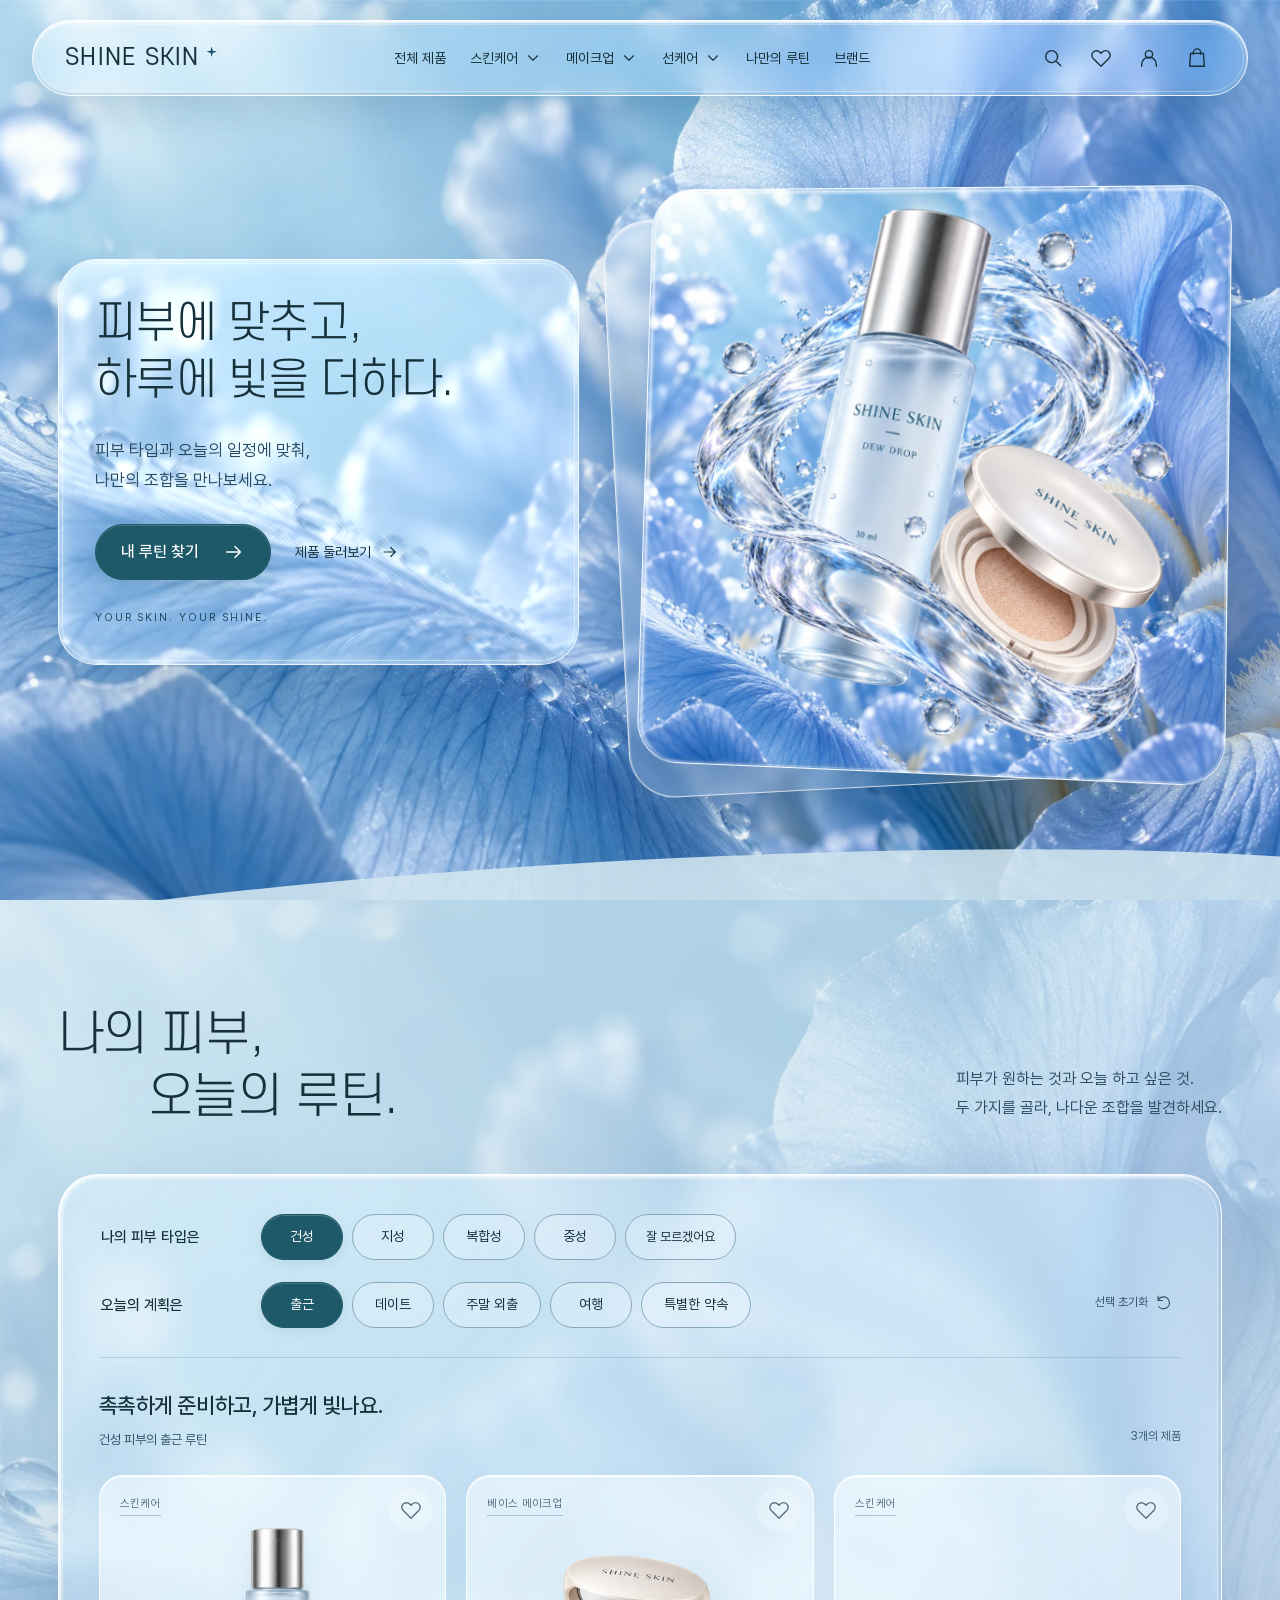
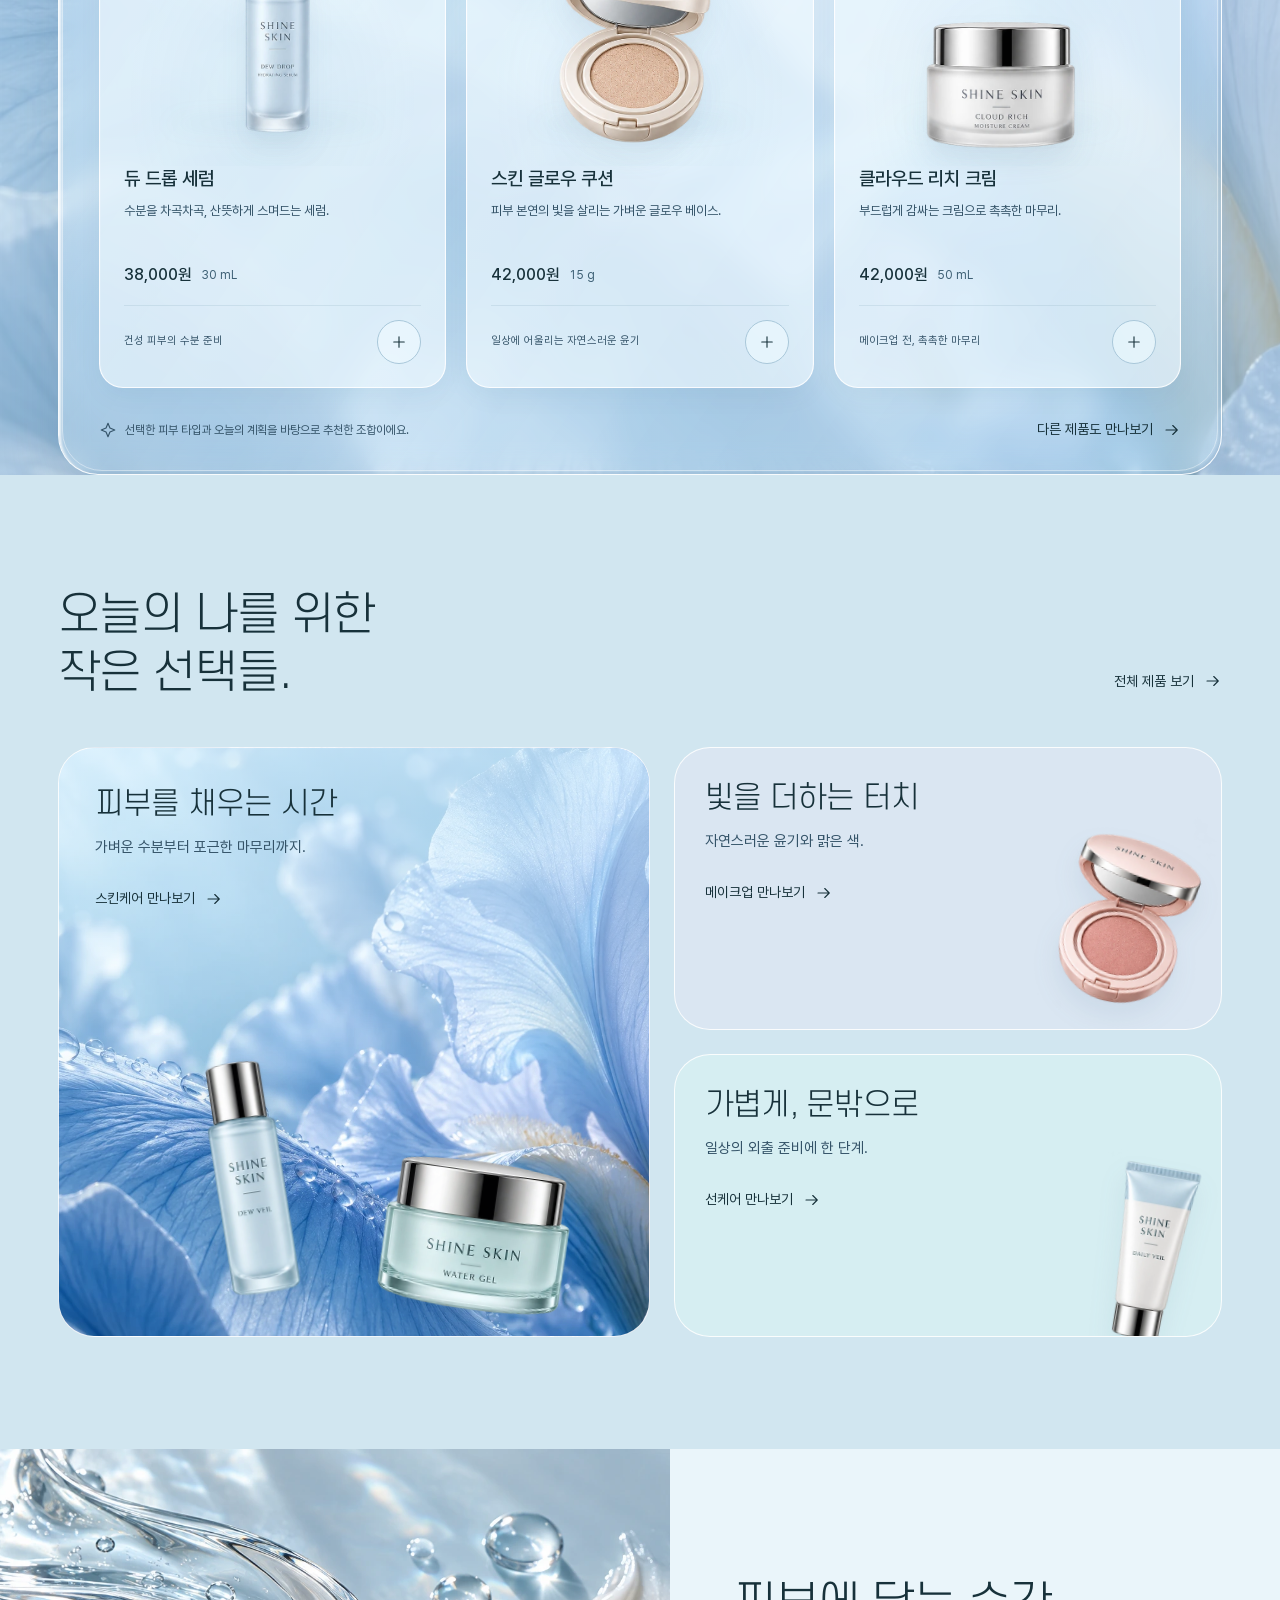
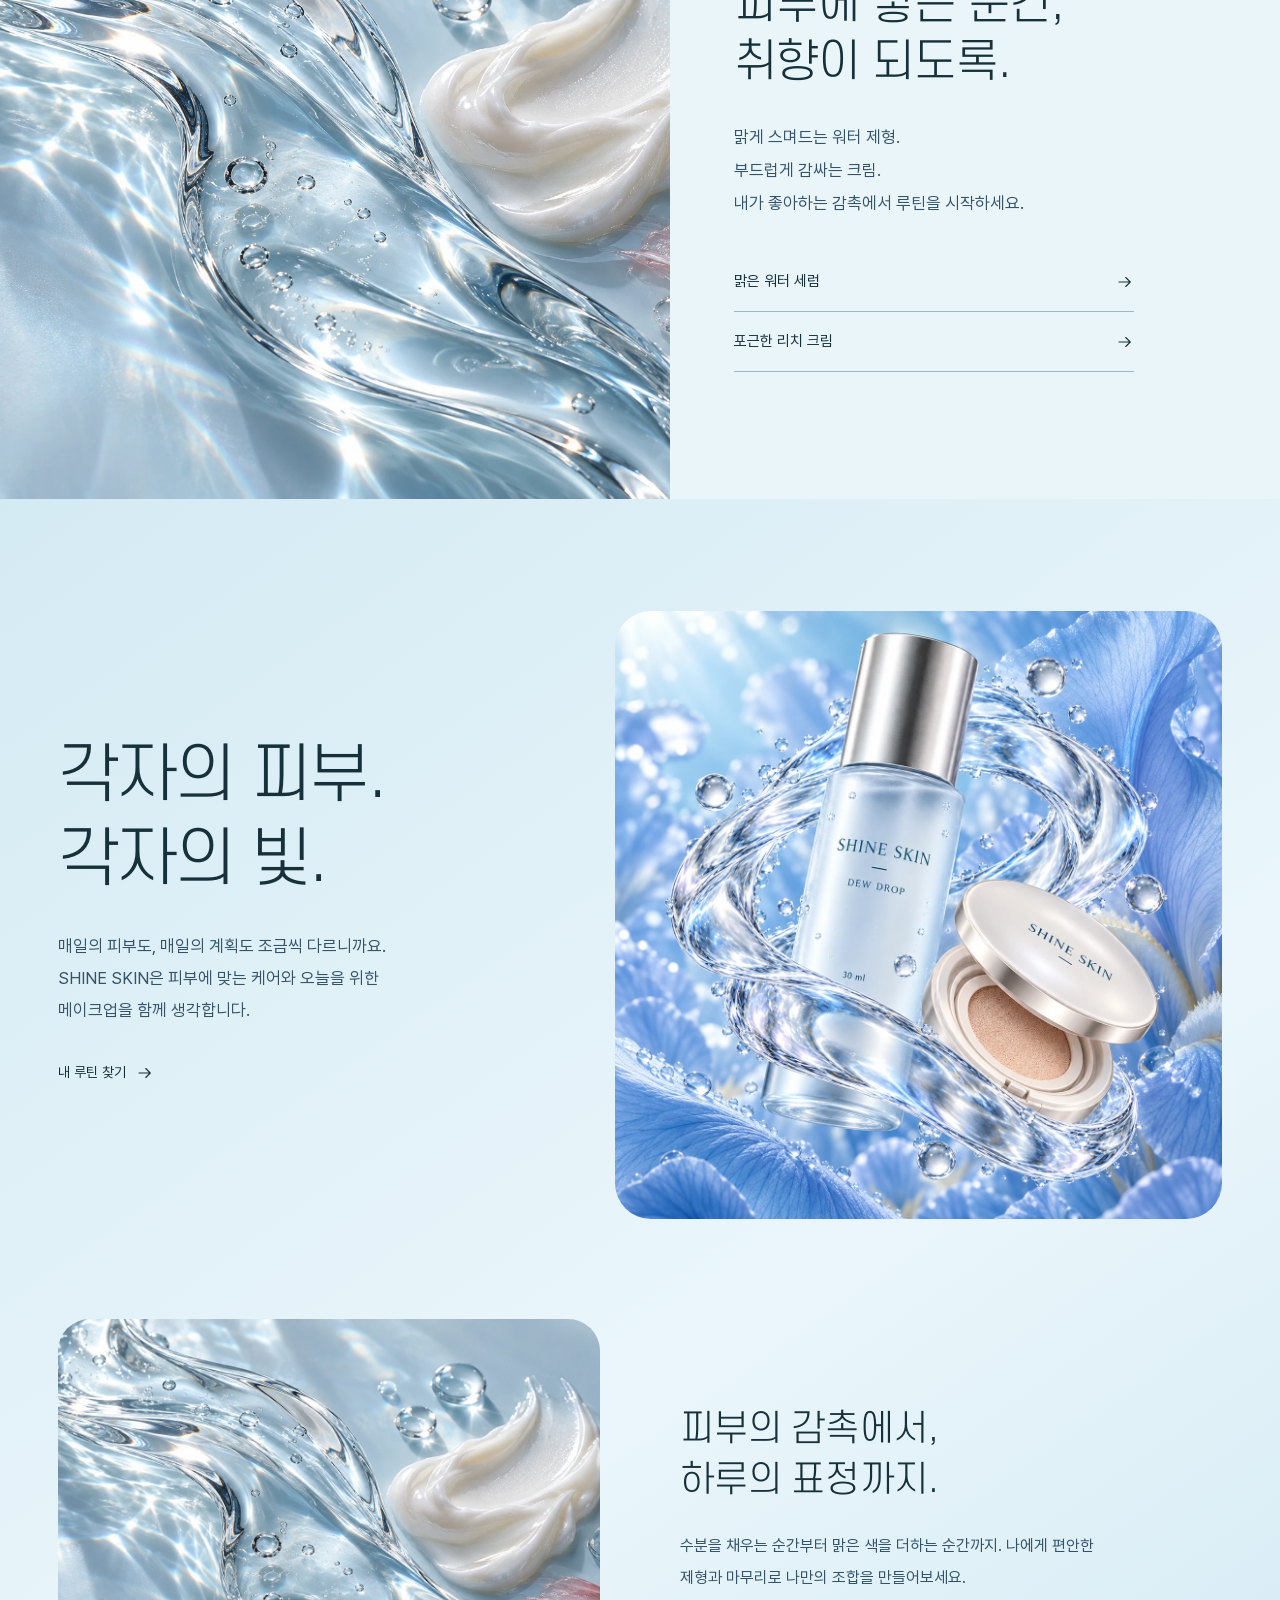
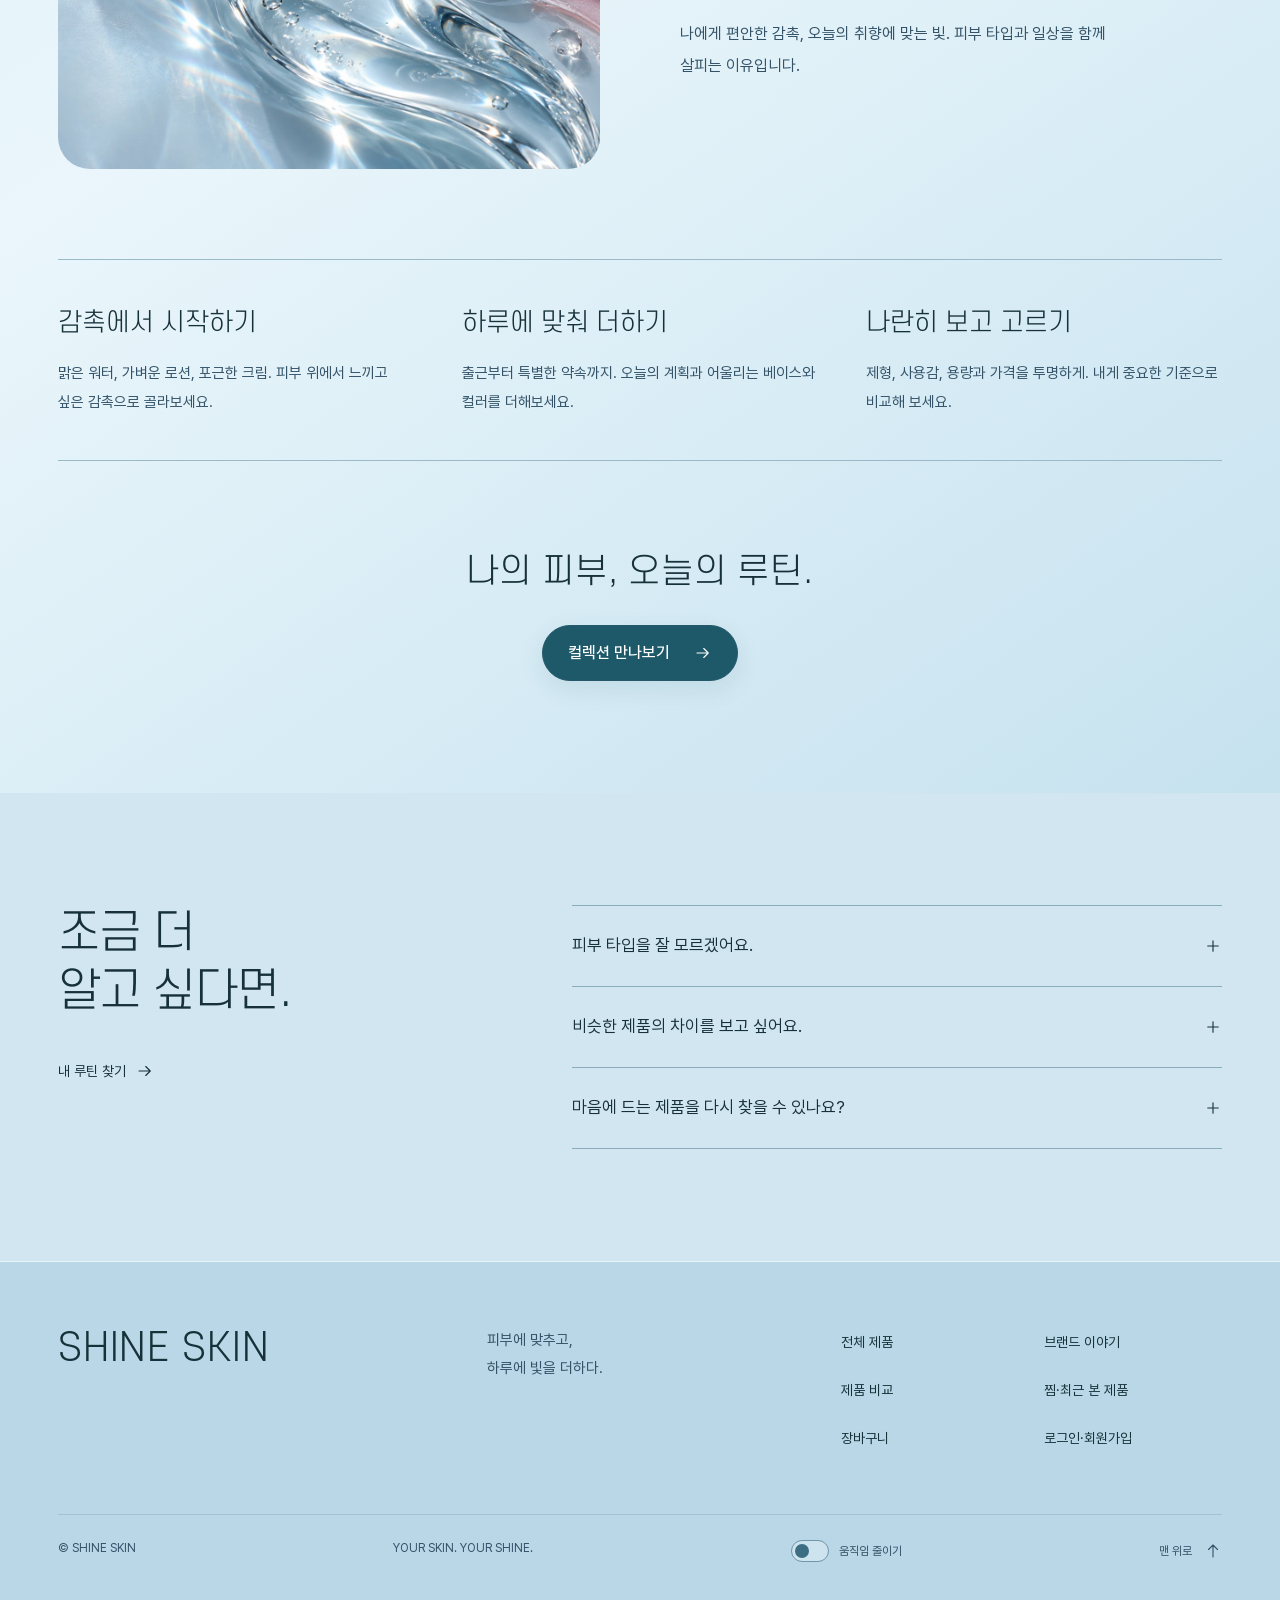
<file: outputs/shine-skin/index.html>
<!doctype html>
<html lang="ko">
<head>
  <meta charset="utf-8">
  <meta name="viewport" content="width=device-width, initial-scale=1">
  <meta name="theme-color" content="#e8f4f7">
  <meta name="description" content="피부에 맞추고, 하루에 빛을 더하다. SHINE SKIN에서 피부 타입과 오늘의 일정에 맞는 루틴을 만나보세요.">
  <meta name="robots" content="noindex, nofollow">
  <title>SHINE SKIN — 피부에 맞추고, 하루에 빛을 더하다</title>
  <link rel="icon" href="assets/favicon.svg" type="image/svg+xml">
  <link rel="preload" href="fonts/SCDream3.otf" as="font" type="font/otf" crossorigin>
  <link rel="preload" href="assets/iris-backdrop-v2.webp" as="image" fetchpriority="high">
  <link rel="preload" href="assets/liquid-poster-v2.webp" as="image" fetchpriority="high">
  <link rel="stylesheet" href="styles.css">
  <link rel="stylesheet" href="glass-v2.css?v=8.1">
  <link rel="stylesheet" href="store.css?v=9.1">
  <script src="app.js?v=9.1" defer></script>
  <script src="liquid-scene.js" defer></script>
  <script src="hero-ripples.js?v=9.2" defer></script>
  <script src="store.js?v=9.1" defer></script>
</head>
<body>
  <a href="#main" class="skip-link">본문으로 바로가기</a>
  <svg aria-hidden="true" class="icon-definitions" xmlns="http://www.w3.org/2000/svg">
    <symbol id="i-search" viewBox="0 0 24 24"><circle cx="10.5" cy="10.5" r="6.5"/><path d="m16 16 4.5 4.5"/></symbol>
    <symbol id="i-heart" viewBox="0 0 24 24"><path d="M20.5 5.5a5 5 0 0 0-7.1 0L12 6.9l-1.4-1.4a5 5 0 1 0-7.1 7.1L12 21l8.5-8.4a5 5 0 0 0 0-7.1Z"/></symbol>
    <symbol id="i-bag" viewBox="0 0 24 24"><path d="M5 7h14l1 14H4L5 7Z"/><path d="M8 8V6a4 4 0 0 1 8 0v2"/></symbol>
    <symbol id="i-arrow" viewBox="0 0 24 24"><path d="M4 12h15m-6-6 6 6-6 6"/></symbol>
    <symbol id="i-down" viewBox="0 0 24 24"><path d="m6 9 6 6 6-6"/></symbol>
    <symbol id="i-close" viewBox="0 0 24 24"><path d="m6 6 12 12M6 18 18 6"/></symbol>
    <symbol id="i-menu" viewBox="0 0 24 24"><path d="M4 8h16M4 16h16"/></symbol>
    <symbol id="i-check" viewBox="0 0 24 24"><path d="m5 12 4 4L19 6"/></symbol>
    <symbol id="i-plus" viewBox="0 0 24 24"><path d="M5 12h14M12 5v14"/></symbol>
    <symbol id="i-minus" viewBox="0 0 24 24"><path d="M5 12h14"/></symbol>
    <symbol id="i-reset" viewBox="0 0 24 24"><path d="M4 10a8 8 0 1 1 1 8M4 4v6h6"/></symbol>
    <symbol id="i-sparkle" viewBox="0 0 24 24"><path d="m12 3 2.6 6.4L21 12l-6.4 2.6L12 21l-2.6-6.4L3 12l6.4-2.6L12 3Z"/></symbol>
    <symbol id="i-up" viewBox="0 0 24 24"><path d="M12 20V4m-6 6 6-6 6 6"/></symbol>
    <symbol id="i-user" viewBox="0 0 24 24"><circle cx="12" cy="8" r="4"/><path d="M4 21v-2a8 8 0 0 1 16 0v2"/></symbol>
    <symbol id="i-compare" viewBox="0 0 24 24"><path d="M8 4v16M16 4v16M3 9h10M11 15h10"/><circle cx="8" cy="9" r="2"/><circle cx="16" cy="15" r="2"/></symbol>
    <symbol id="i-filter" viewBox="0 0 24 24"><path d="M3 6h18M6 12h12M9 18h6"/></symbol>
  </svg>

  <header class="site-header glass" id="site-header">
    <a class="wordmark" href="#top" aria-label="SHINE SKIN 홈">SHINE SKIN<span class="logo-glint" aria-hidden="true"></span></a>
    <nav class="desktop-nav" aria-label="주요 메뉴">
      <a href="#/shop" data-nav-group="all">전체 제품</a>
      <details class="nav-dropdown" data-nav-group="care" name="desktop-catalogue"><summary aria-controls="mega-care">스킨케어 <svg aria-hidden="true" class="icon icon-small"><use href="#i-down"/></svg></summary><div id="mega-care" class="mega-menu"></div></details>
      <details class="nav-dropdown" data-nav-group="makeup" name="desktop-catalogue"><summary aria-controls="mega-makeup">메이크업 <svg aria-hidden="true" class="icon icon-small"><use href="#i-down"/></svg></summary><div id="mega-makeup" class="mega-menu"></div></details>
      <details class="nav-dropdown" data-nav-group="sun" name="desktop-catalogue"><summary aria-controls="mega-sun">선케어 <svg aria-hidden="true" class="icon icon-small"><use href="#i-down"/></svg></summary><div id="mega-sun" class="mega-menu"></div></details>
      <a href="#routine">나만의 루틴</a>
      <a href="#brand">브랜드</a>
    </nav>
    <div class="header-actions">
      <button class="icon-button" data-panel="search" aria-label="제품 검색"><svg aria-hidden="true" class="icon"><use href="#i-search"/></svg></button>
      <button class="icon-button desktop-action" data-panel="wishlist" aria-label="찜한 제품"><svg aria-hidden="true" class="icon"><use href="#i-heart"/></svg><span class="count-dot" id="wish-count" hidden>0</span></button>
      <a class="icon-button desktop-action" href="#/account" aria-label="로그인 및 회원가입"><svg aria-hidden="true" class="icon"><use href="#i-user"/></svg></a>
      <button class="icon-button" data-panel="cart" aria-label="장바구니"><svg aria-hidden="true" class="icon"><use href="#i-bag"/></svg><span class="count-dot" id="cart-count" hidden>0</span></button>
      <button class="icon-button menu-toggle" data-panel="menu" aria-label="메뉴 열기" aria-expanded="false" aria-controls="panel"><svg aria-hidden="true" class="icon"><use href="#i-menu"/></svg></button>
    </div>
  </header>

  <main id="main" tabindex="-1">
    <section class="hero" id="top" aria-labelledby="hero-title">
      <div class="hero-atmosphere" aria-hidden="true"></div>
      <canvas id="hero-ripples" class="hero-ripples" aria-hidden="true" data-state="idle" hidden></canvas>
      <div class="hero-layout container">
        <div class="hero-copy">
          <canvas id="liquid-light" class="glass-refraction" aria-hidden="true"></canvas>
          <h1 id="hero-title">피부에 맞추고,<br>하루에 빛을 더하다.</h1>
          <p>피부 타입과 오늘의 일정에 맞춰,<br>나만의 조합을 만나보세요.</p>
          <div class="hero-ctas">
            <a class="button button-primary" href="#routine">내 루틴 찾기 <svg aria-hidden="true" class="icon"><use href="#i-arrow"/></svg></a>
            <button class="text-link" data-panel="collection">제품 둘러보기 <svg aria-hidden="true" class="icon icon-small"><use href="#i-arrow"/></svg></button>
          </div>
          <span class="hero-signature">YOUR SKIN. YOUR SHINE.</span>
        </div>
        <div class="hero-stage" id="hero-stage">
          <div class="product-float"><img class="hero-art" src="assets/liquid-poster-v2.webp" width="1254" height="1254" alt="푸른 꽃잎을 배경으로 맑은 액체가 앞뒤를 감싸는 SHINE SKIN 세럼과 쿠션" fetchpriority="high" decoding="async"><video id="hero-video" class="hero-loop" muted loop playsinline preload="none" poster="assets/liquid-poster-v2.webp" data-src="assets/hero-liquid-v2.mp4" data-mobile-src="assets/hero-liquid-mobile-v2.mp4" disablepictureinpicture aria-hidden="true" tabindex="-1"></video></div>
        </div>
      </div>
    </section>

    <section class="routine-section" id="routine" aria-labelledby="routine-title">
      <div class="routine-halo" aria-hidden="true"></div>
      <div class="container">
        <div class="section-heading">
          <h2 id="routine-title">나의 피부,<br><span>오늘의 루틴.</span></h2>
          <p>피부가 원하는 것과 오늘 하고 싶은 것.<br>두 가지를 골라, 나다운 조합을 발견하세요.</p>
        </div>
        <div class="routine-glass glass">
          <form id="routine-form" class="routine-form">
            <fieldset>
              <legend>나의 피부 타입은</legend>
              <div class="choice-row skin-choices">
                <label class="choice"><input type="radio" name="skin" value="dry" checked><span>건성</span></label>
                <label class="choice"><input type="radio" name="skin" value="oily"><span>지성</span></label>
                <label class="choice"><input type="radio" name="skin" value="combination"><span>복합성</span></label>
                <label class="choice"><input type="radio" name="skin" value="normal"><span>중성</span></label>
                <label class="choice choice-unsure"><input type="radio" name="skin" value="unsure"><span>잘 모르겠어요</span></label>
              </div>
            </fieldset>
            <div class="form-divider" aria-hidden="true"></div>
            <fieldset>
              <legend>오늘의 계획은</legend>
              <div class="choice-row occasion-choices">
                <label class="choice"><input type="radio" name="occasion" value="work" checked><span>출근</span></label>
                <label class="choice"><input type="radio" name="occasion" value="date"><span>데이트</span></label>
                <label class="choice"><input type="radio" name="occasion" value="weekend"><span>주말 외출</span></label>
                <label class="choice"><input type="radio" name="occasion" value="travel"><span>여행</span></label>
                <label class="choice"><input type="radio" name="occasion" value="special"><span>특별한 약속</span></label>
              </div>
            </fieldset>
            <button class="reset-button" type="reset">선택 초기화 <svg aria-hidden="true" class="icon icon-small"><use href="#i-reset"/></svg></button>
          </form>
          <div class="recommendation-heading">
            <div><h3 id="result-title">촉촉하게 준비하고, 가볍게 빛나요.</h3><p class="result-context" id="result-context">건성 피부의 출근 루틴</p></div>
            <span class="result-count">3개의 제품</span>
          </div>
          <div class="product-grid" id="product-grid" aria-label="추천 제품"></div>
          <div class="routine-bottom"><p><svg aria-hidden="true" class="icon icon-small"><use href="#i-sparkle"/></svg> 선택한 피부 타입과 오늘의 계획을 바탕으로 추천한 조합이에요.</p><button class="text-link" data-panel="collection">다른 제품도 만나보기 <svg aria-hidden="true" class="icon icon-small"><use href="#i-arrow"/></svg></button></div>
        </div>
      </div>
    </section>

    <section class="collection-section section-space container" aria-labelledby="collection-title">
      <div class="editorial-heading"><h2 id="collection-title">오늘의 나를 위한<br>작은 선택들.</h2><a class="text-link" href="#/shop">전체 제품 보기 <svg class="icon icon-small" aria-hidden="true"><use href="#i-arrow"/></svg></a></div>
      <div class="collection-layout">
        <a class="collection-feature" href="#/shop?category=care"><div class="collection-copy"><h3>피부를 채우는 시간</h3><p>가벼운 수분부터 포근한 마무리까지.</p><span class="text-link">스킨케어 만나보기 <svg class="icon icon-small" aria-hidden="true"><use href="#i-arrow"/></svg></span></div><span class="product-pack pack-SS01" role="img" aria-label="듀 베일 토너"></span><span class="product-pack pack-SS05" role="img" aria-label="워터 젤 크림"></span></a>
        <div class="collection-stack"><a class="collection-makeup" href="#/shop?category=makeup"><div class="collection-copy"><h3>빛을 더하는 터치</h3><p>자연스러운 윤기와 맑은 색.</p><span class="text-link">메이크업 만나보기 <svg class="icon icon-small" aria-hidden="true"><use href="#i-arrow"/></svg></span></div><span class="product-pack pack-SS11" role="img" aria-label="소프트 블룸 치크"></span></a><a class="collection-sun" href="#/shop?category=sun"><div class="collection-copy"><h3>가볍게, 문밖으로</h3><p>일상의 외출 준비에 한 단계.</p><span class="text-link">선케어 만나보기 <svg class="icon icon-small" aria-hidden="true"><use href="#i-arrow"/></svg></span></div><span class="product-pack pack-SS07" role="img" aria-label="데일리 베일 선케어"></span></a></div>
      </div>
    </section>

    <section class="texture-section" aria-labelledby="texture-title"><div class="texture-photo"><img src="assets/texture-editorial.webp" width="1536" height="1024" alt="맑게 흐르는 워터 제형과 부드러운 진주빛 크림의 대비" loading="lazy" decoding="async"></div><div class="texture-copy"><h2 id="texture-title">피부에 닿는 순간,<br>취향이 되도록.</h2><p>맑게 스며드는 워터 제형.<br>부드럽게 감싸는 크림.<br>내가 좋아하는 감촉에서 루틴을 시작하세요.</p><div class="texture-options" role="group" aria-label="제형별 제품 보기"><a href="#/products/SS02">맑은 워터 세럼 <svg class="icon icon-small" aria-hidden="true"><use href="#i-arrow"/></svg></a><a href="#/products/SS04">포근한 리치 크림 <svg class="icon icon-small" aria-hidden="true"><use href="#i-arrow"/></svg></a></div></div></section>

    <section class="brand-story" id="brand" aria-labelledby="brand-title"><div class="container"><section class="brand-page-hero"><div><h2 id="brand-title" tabindex="-1">각자의 피부.<br>각자의 빛.</h2><p>매일의 피부도, 매일의 계획도 조금씩 다르니까요.<br>SHINE SKIN은 피부에 맞는 케어와 오늘을 위한 메이크업을 함께 생각합니다.</p><a href="#routine" class="text-link">내 루틴 찾기 <svg class="icon icon-small" aria-hidden="true"><use href="#i-arrow"/></svg></a></div><img src="assets/liquid-poster-v2.webp" width="1254" height="1254" loading="lazy" alt="맑은 액체에 감싸인 세럼과 쿠션"></section><section class="brand-editorial"><img src="assets/texture-editorial.webp" width="1536" height="1024" alt="워터 감촉과 부드러운 크림, 맑은 컬러" loading="lazy"><div><h3>피부의 감촉에서,<br>하루의 표정까지.</h3><p>수분을 채우는 순간부터 맑은 색을 더하는 순간까지. 나에게 편안한 제형과 마무리로 나만의 조합을 만들어보세요.</p><p>나에게 편안한 감촉, 오늘의 취향에 맞는 빛. 피부 타입과 일상을 함께 살피는 이유입니다.</p></div></section><section class="brand-principles" aria-label="제품을 고르는 세 가지 기준"><div><h3>감촉에서 시작하기</h3><p>맑은 워터, 가벼운 로션, 포근한 크림. 피부 위에서 느끼고 싶은 감촉으로 골라보세요.</p></div><div><h3>하루에 맞춰 더하기</h3><p>출근부터 특별한 약속까지. 오늘의 계획과 어울리는 베이스와 컬러를 더해보세요.</p></div><div><h3>나란히 보고 고르기</h3><p>제형, 사용감, 용량과 가격을 투명하게. 내게 중요한 기준으로 비교해 보세요.</p></div></section><section class="brand-final"><h3>나의 피부, 오늘의 루틴.</h3><a class="button button-primary" href="#/shop">컬렉션 만나보기 <svg class="icon icon-small" aria-hidden="true"><use href="#i-arrow"/></svg></a></section></div></section>

    <section class="help-section section-space container" id="help" aria-labelledby="help-title"><div><h2 id="help-title">조금 더<br>알고 싶다면.</h2><a class="text-link" href="#routine">내 루틴 찾기 <svg class="icon icon-small" aria-hidden="true"><use href="#i-arrow"/></svg></a></div><div class="faq-list"><details><summary>피부 타입을 잘 모르겠어요.<svg class="icon icon-small" aria-hidden="true"><use href="#i-plus"/></svg></summary><p>루틴에서 ‘잘 모르겠어요’를 골라보세요. 피부 타입을 정하지 않고도 제형과 오늘의 계획을 중심으로 제품을 살펴볼 수 있어요.</p></details><details><summary>비슷한 제품의 차이를 보고 싶어요.<svg class="icon icon-small" aria-hidden="true"><use href="#i-plus"/></svg></summary><p>제품의 ‘비교 담기’를 누르면 최대 3개 제품의 용량, 가격, 제형, 마무리와 추천 상황을 나란히 확인할 수 있어요.</p><a href="#/compare" class="text-link">비교함 열기</a></details><details><summary>마음에 드는 제품을 다시 찾을 수 있나요?<svg class="icon icon-small" aria-hidden="true"><use href="#i-plus"/></svg></summary><p>하트를 눌러 찜하거나 ‘최근 본 제품’을 확인해 보세요. 같은 브라우저에서 다시 볼 수 있어요.</p><a href="#/saved" class="text-link">나의 관심 제품 보기</a></details></div></section>
  </main>

  <main id="page-view" class="page-view" tabindex="-1" hidden></main>
  <footer class="site-footer"><div class="container footer-top"><a class="footer-logo" href="#top">SHINE SKIN</a><p>피부에 맞추고,<br>하루에 빛을 더하다.</p><nav aria-label="하단 메뉴"><a href="#/shop">전체 제품</a><a href="#brand">브랜드 이야기</a><a href="#/compare">제품 비교</a><a href="#/saved">찜·최근 본 제품</a><a href="#/cart">장바구니</a><a href="#/account">로그인·회원가입</a></nav></div><div class="container footer-bottom"><span>© SHINE SKIN</span><span>YOUR SKIN. YOUR SHINE.</span><label class="motion-setting"><input id="reduce-motion" type="checkbox" role="switch"><span class="switch-track" aria-hidden="true"></span>움직임 줄이기</label><a href="#top" aria-label="페이지 맨 위로">맨 위로 <svg class="icon icon-small" aria-hidden="true"><use href="#i-up"/></svg></a></div></footer>
  <div id="compare-dock" class="compare-dock glass" hidden></div>
  <div id="mobile-purchase-bar" class="mobile-purchase-bar" hidden></div>
  <dialog id="filter-dialog" class="filter-dialog" aria-labelledby="filter-title"><div class="panel-top"><h2 id="filter-title">필터</h2><button class="icon-button" data-close-filter aria-label="필터 닫기"><svg class="icon" aria-hidden="true"><use href="#i-close"/></svg></button></div><form id="filter-form"></form></dialog>
  <dialog id="image-dialog" class="image-dialog" aria-label="제품 이미지 확대"><button class="icon-button" data-close-image aria-label="확대 이미지 닫기"><svg class="icon" aria-hidden="true"><use href="#i-close"/></svg></button><div id="zoom-content"></div></dialog>

  <dialog id="panel" class="side-panel" aria-labelledby="panel-title"><div class="panel-top"><h2 id="panel-title">제품</h2><button class="icon-button" id="panel-close" aria-label="닫기"><svg aria-hidden="true" class="icon"><use href="#i-close"/></svg></button></div><div id="panel-body" class="panel-body"></div></dialog>
  <dialog id="product-dialog" class="product-dialog" aria-labelledby="detail-title"><button class="icon-button detail-close" id="detail-close" aria-label="제품 정보 닫기"><svg aria-hidden="true" class="icon"><use href="#i-close"/></svg></button><div id="product-detail"></div></dialog>
  <div class="toast glass" id="toast" role="status" aria-live="polite" hidden><svg aria-hidden="true" class="icon"><use href="#i-check"/></svg><span></span></div>
  <span class="sr-only" role="status" id="result-announcement" aria-live="polite" aria-atomic="true"></span>
</body>
</html>
</file>
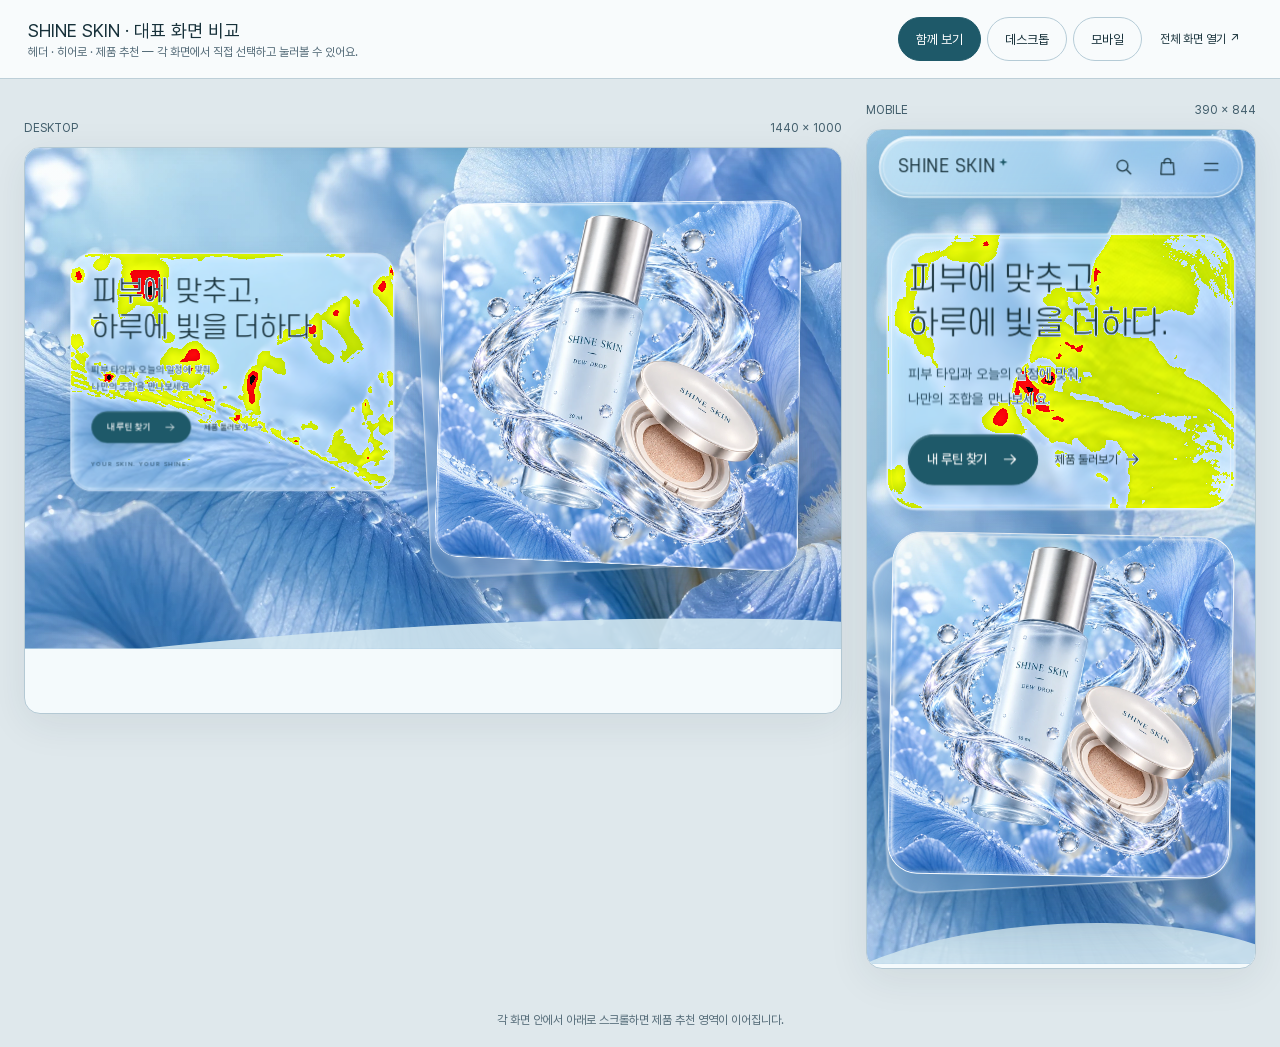
<file: outputs/SHINE_SKIN_PREVIEW.html>
<!doctype html>
<html lang="ko"><head><meta charset="utf-8"><meta name="viewport" content="width=device-width, initial-scale=1"><title>SHINE SKIN · 대표 화면 비교</title><meta name="robots" content="noindex,nofollow"><style>
@font-face{font-family:Pretendard;src:url('shine-skin/fonts/Pretendard-Regular.woff2')}*{box-sizing:border-box}body{margin:0;background:#dfe8ec;color:#17313a;font-family:Pretendard,'Malgun Gothic',sans-serif}button,a{font:inherit;color:inherit}a{text-decoration:none}header{position:sticky;top:0;z-index:2;display:flex;align-items:center;justify-content:space-between;gap:16px;flex-wrap:wrap;background:#f9fcfdf2;backdrop-filter:blur(20px);padding:17px 28px;border-bottom:1px solid #bdcfd8}h1{font-size:18px;margin:0;font-weight:500}header p{margin:4px 0 0;font-size:12px;color:#526976}.controls{display:flex;align-items:center;gap:6px;flex-wrap:wrap}button{border:1px solid #b5cbd6;border-radius:100px;background:transparent;padding:10px 17px;font-size:13px;min-height:44px;cursor:pointer}button[aria-pressed=true]{background:#1e5969;color:white;border-color:#1e5969}a{font-size:12px;padding:12px}button:focus-visible,a:focus-visible{outline:3px solid #226b81;outline-offset:3px}main{padding:24px;display:grid;gap:24px;align-items:start;grid-template-columns:minmax(0,1fr) 390px;max-width:2100px;margin:auto}.frame-panel{min-width:0}.frame-label{display:flex;justify-content:space-between;font-size:12px;margin-bottom:12px;color:#425e6c}.frame-viewport{position:relative;width:100%;background:#f4fafc;box-shadow:0 10px 40px #17313a15;border:1px solid #b4c9d4;overflow:hidden;border-radius:16px}iframe{display:block;border:0;transform-origin:top left;background:#f4fafc;max-width:none}body[data-mode=desktop] main{display:block;max-width:1490px}body[data-mode=desktop] #mobile-panel{display:none}body[data-mode=mobile] main{display:block;max-width:438px}body[data-mode=mobile] #desktop-panel{display:none}body[data-mode=compare] #desktop-panel{position:sticky;top:121px}footer{text-align:center;font-size:12px;padding:20px;color:#526976}@media(max-width:1000px){main{grid-template-columns:minmax(0,1fr) 320px;padding:16px;gap:16px}header{padding:14px 18px}h1{font-size:16px}.controls{gap:4px}button{padding:8px 12px}}@media(max-width:760px){body[data-mode=compare] main{display:block}body[data-mode=compare] #desktop-panel{position:static;margin-bottom:28px}body[data-mode=compare] #mobile-panel{max-width:390px;margin:auto}header p{font-size:11px}}
</style></head><body data-mode="compare"><header><div><h1>SHINE SKIN · 대표 화면 비교</h1><p>헤더 · 히어로 · 제품 추천 — 각 화면에서 직접 선택하고 눌러볼 수 있어요.</p></div><div class="controls" aria-label="화면 비교 방식"><button data-mode="compare" aria-pressed="true">함께 보기</button><button data-mode="desktop" aria-pressed="false">데스크톱</button><button data-mode="mobile" aria-pressed="false">모바일</button><a href="shine-skin/" target="_blank" rel="noopener">전체 화면 열기 ↗</a></div></header><main><section id="desktop-panel" class="frame-panel"><div class="frame-label"><span>DESKTOP</span><span>1440 × 1000</span></div><div class="frame-viewport" id="desktop-viewport"><iframe id="desktop-frame" title="SHINE SKIN 데스크톱 화면" src="shine-skin/" width="1440" height="1000"></iframe></div></section><section id="mobile-panel" class="frame-panel"><div class="frame-label"><span>MOBILE</span><span>390 × 844</span></div><div class="frame-viewport" id="mobile-viewport"><iframe id="mobile-frame" title="SHINE SKIN 모바일 화면" src="shine-skin/" width="390" height="844"></iframe></div></section></main><footer>각 화면 안에서 아래로 스크롤하면 제품 추천 영역이 이어집니다.</footer><script>
const frames=[['desktop',1440,1000],['mobile',390,844]];
function fit(){for(const [name,w,h] of frames){const viewport=document.getElementById(name+'-viewport');if(!viewport.clientWidth)continue;const scale=viewport.clientWidth/w;document.getElementById(name+'-frame').style.transform='scale('+scale+')';viewport.style.height=h*scale+'px';}}
document.querySelectorAll('button[data-mode]').forEach(button=>button.addEventListener('click',()=>{document.body.dataset.mode=button.dataset.mode;document.querySelectorAll('button[data-mode]').forEach(b=>b.setAttribute('aria-pressed',String(b===button)));fit();}));new ResizeObserver(fit).observe(document.querySelector('main'));window.addEventListener('resize',fit);fit();
</script></body></html>
</file>
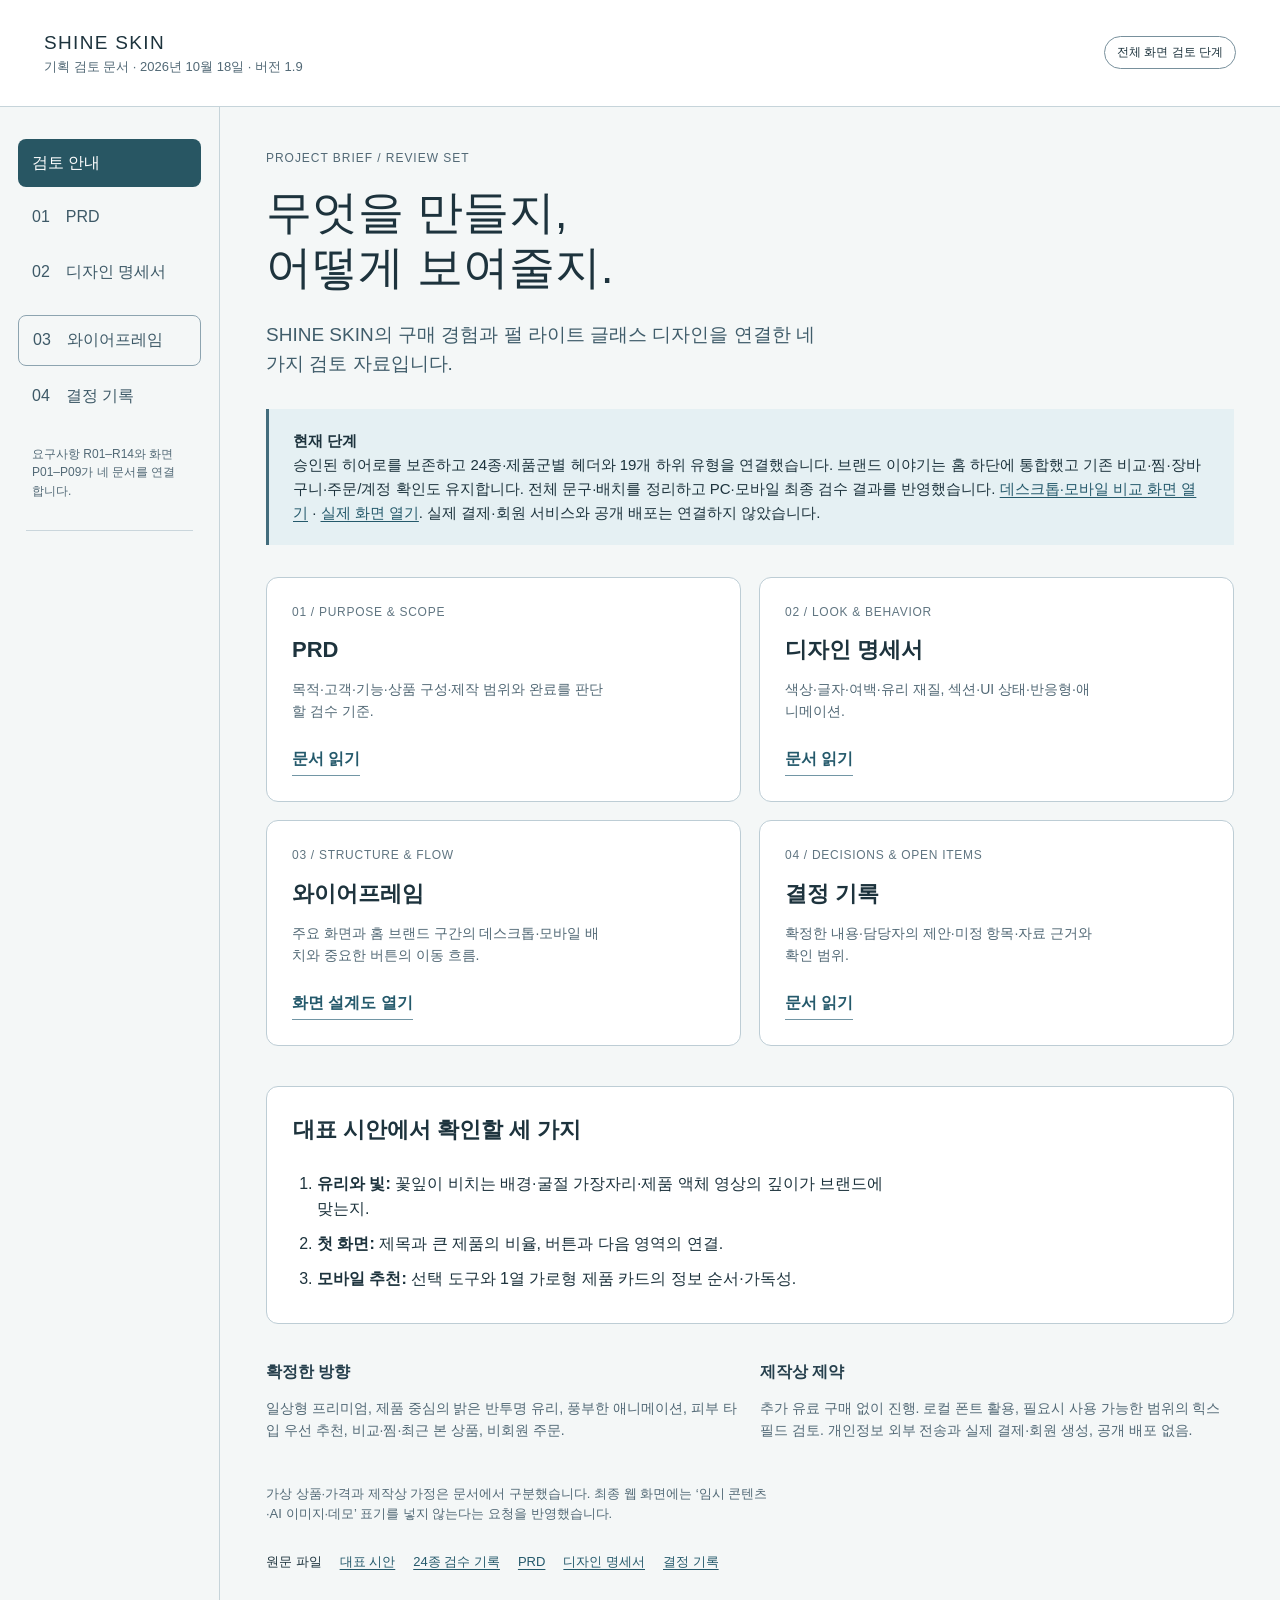
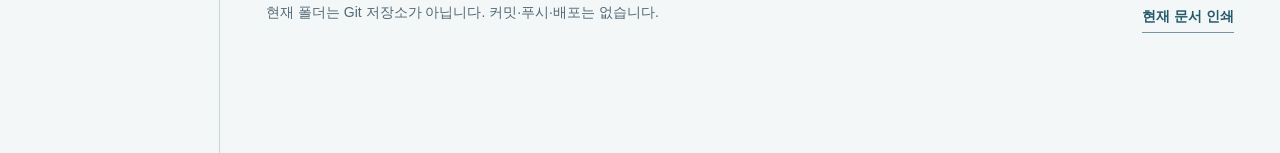
<file: outputs/SHINE_SKIN_REVIEW.html>
<!doctype html>
<html lang="ko"><head><meta charset="utf-8"><meta name="viewport" content="width=device-width,initial-scale=1"><meta name="robots" content="noindex,nofollow"><title>SHINE SKIN 기획 검토 문서</title>
<style>
*{box-sizing:border-box}html{scroll-behavior:smooth}body{margin:0;font:16px/1.55 'Pretendard','맑은 고딕',sans-serif;color:#1d333d;background:#f4f7f7;text-rendering:optimizeLegibility;font-feature-settings:'kern' 1,'liga' 1}a{color:#24596b;text-underline-offset:3px}button{font:inherit;cursor:pointer}button:focus-visible,a:focus-visible,[tabindex]:focus-visible{outline:3px solid #256a80;outline-offset:3px}.skip{position:absolute;top:-100px;left:16px}.skip:focus{top:12px;z-index:40;background:white;padding:12px}.masthead{padding:28px 44px;border-bottom:1px solid #c6d4da;background:white;display:flex;justify-content:space-between;align-items:center;gap:25px}.brand{font-size:19px;letter-spacing:.07em}.meta{font-size:13px;color:#526976}.pill{font-size:12px;border:1px solid #78909c;border-radius:20px;padding:6px 12px;white-space:nowrap}.layout{display:grid;grid-template-columns:220px minmax(0,1fr);max-width:1540px;margin:auto;min-height:90vh}.side{border-right:1px solid #c6d4da;padding:32px 18px}.sideinner{position:sticky;top:24px}.nav{display:grid;gap:6px}.nav button,.nav a{display:block;padding:12px 14px;border-radius:8px;border:0;text-align:left;text-decoration:none;background:transparent;color:#3d5967;min-height:46px}.nav button[aria-current=page]{color:white;background:#285663}.nav a{border:1px solid #8da4b0;margin-top:12px}.side .tiny{font-size:12px;color:#526976;margin:24px 14px}.toc{margin:30px 8px 0;padding-top:20px;border-top:1px solid #cad6dc}.toc a{display:block;font-size:12px;padding:5px 6px;text-decoration:none;line-height:1.45;color:#526976}.toc a:hover{text-decoration:underline}main{min-width:0;padding:42px 46px 90px}.document[hidden],#overview[hidden]{display:none}.document{background:white;border:1px solid #d0dbe0;border-radius:12px;padding:36px 38px;min-width:0}.document h1{font:400 33px/1.25 '에스코어 드림 3 Light','맑은 고딕',sans-serif;margin:0 0 20px;word-break:keep-all;overflow-wrap:anywhere}.document h2{font-size:23px;line-height:1.35;margin:44px 0 16px;scroll-margin-top:30px;word-break:keep-all;overflow-wrap:anywhere}.document h3{font-size:18px;line-height:1.4;margin:30px 0 12px;scroll-margin-top:30px}.document p,.document li{max-width:72ch;overflow-wrap:anywhere}.document p{margin:0 0 16px}.document ul,.document ol{padding-left:24px;margin:0 0 22px}.document li{margin-bottom:8px}.document strong{font-weight:650}.document code{font:13px/1.4 Consolas,monospace;background:#edf2f4;padding:2px 5px;border-radius:4px;overflow-wrap:anywhere}.table-scroll{width:100%;overflow-x:auto;margin:20px 0 30px}.document table{border-collapse:collapse;width:100%;font-size:14px;line-height:1.55;min-width:620px}.document th,.document td{padding:12px 14px;vertical-align:top;text-align:left;border-bottom:1px solid #dce4e8}.document th{border-bottom:1px solid #748d9a;background:#f1f6f7;font-weight:600}.document td:first-child{min-width:80px}.docfooter{display:flex;flex-wrap:wrap;justify-content:space-between;gap:20px;margin:30px 0;font-size:14px;color:#526976}.eyebrow{font-size:12px;letter-spacing:.08em;color:#526976}.intro h1{font:400 clamp(32px,3.6vw,49px)/1.2 '에스코어 드림 3 Light','맑은 고딕',sans-serif;margin:18px 0 24px;word-break:keep-all}.intro .lead{font-size:19px;max-width:53ch;color:#405d6b}.phase{margin:30px 0;padding:20px 24px;border-left:3px solid #426c7c;background:#e5f0f3;font-size:15px;line-height:1.6}.documents{display:grid;grid-template-columns:1fr 1fr;gap:18px;margin:32px 0 40px}.doccard{border:1px solid #bdcdd5;background:white;border-radius:12px;padding:25px;min-height:190px}.doccard .number{font-size:12px;color:#607581;letter-spacing:.06em}.doccard h2{font-size:22px;margin:12px 0}.doccard p{font-size:14px;color:#526976;margin:0 0 20px;max-width:40ch}.open{display:inline-block;border:0;background:none;color:#24596b;padding:4px 0;border-bottom:1px solid #7296a5;font-weight:600;text-decoration:none}.reviewpoints{background:white;border:1px solid #bdcdd5;border-radius:12px;padding:26px}.reviewpoints h2{font-size:22px;margin:0 0 20px}.reviewpoints ol{padding-left:24px;margin:0}.reviewpoints li{padding:5px 0;max-width:65ch}.context{margin-top:36px;display:grid;grid-template-columns:1fr 1fr;gap:20px;font-size:14px;color:#526976}.context h3{font-size:16px;color:#253f4c;margin:0 0 12px}.smallnote{font-size:13px;color:#526976;max-width:70ch;margin-top:28px}.sourcebar{font-size:13px;display:flex;gap:18px;flex-wrap:wrap;margin-top:28px}
@media(max-width:1050px){.layout{grid-template-columns:190px minmax(0,1fr)}main{padding:30px 24px}.document{padding:28px 24px}.masthead{padding:24px}.documents{gap:14px}.doccard{padding:20px}}
@media(max-width:760px){.layout{display:block}.side{border:0;border-bottom:1px solid #c6d4da;padding:12px 16px}.sideinner{position:static}.nav{display:flex;gap:6px;flex-wrap:wrap}.nav button,.nav a{font-size:13px;min-height:42px;padding:9px 11px}.nav a{margin:0}.side .tiny,.toc{display:none}.masthead{padding:20px;align-items:flex-start;flex-wrap:wrap;gap:10px}.brand{font-size:17px}.meta{font-size:12px}main{padding:28px 16px 60px}.documents{grid-template-columns:1fr}.doccard{min-height:0}.intro .lead{font-size:17px}.phase{padding:16px 18px}.context{grid-template-columns:1fr}.document{padding:24px 18px}.document h1{font-size:29px}.document h2{font-size:22px}.reviewpoints{padding:22px}.document table{font-size:13px}.docfooter{font-size:13px}}
@media(prefers-reduced-motion:reduce){html{scroll-behavior:auto}}
@media print{.side,.masthead,.docfooter,.sourcebar,.skip{display:none}.layout{display:block}main{padding:0}.document{border:0;padding:0}.document[hidden]{display:none}body{background:white;font-size:11pt}.document table{min-width:0;font-size:9pt}.document h2,.document h3{break-after:avoid}.document p{orphans:2;widows:2}.table-scroll{overflow:visible}}
</style></head><body><a class="skip" href="#reader">본문으로 바로 이동</a>
<header class="masthead"><div><div class="brand">SHINE SKIN</div><div class="meta">기획 검토 문서 · 2026년 10월 18일 · 버전 1.9</div></div><span class="pill">전체 화면 검토 단계</span></header>
<div class="layout"><aside class="side"><div class="sideinner"><nav class="nav" aria-label="문서 선택"><button type="button" data-doc="overview" aria-current="page">검토 안내</button><button type="button" data-doc="prd">01　PRD</button><button type="button" data-doc="design">02　디자인 명세서</button><a href="SHINE_SKIN_WIREFRAMES.html">03　와이어프레임</a><button type="button" data-doc="decisions">04　결정 기록</button></nav><p class="tiny">요구사항 R01–R14와 화면 P01–P09가 네 문서를 연결합니다.</p><nav class="toc" id="toc" aria-label="현재 문서 목차"></nav></div></aside>
<main id="reader"><section id="overview"><div class="intro"><div class="eyebrow">PROJECT BRIEF / REVIEW SET</div><h1>무엇을 만들지,<br>어떻게 보여줄지.</h1><p class="lead">SHINE SKIN의 구매 경험과 펄 라이트 글래스 디자인을 연결한 네 가지 검토 자료입니다.</p></div><div class="phase"><strong>현재 단계</strong><br>승인된 히어로를 보존하고 24종·제품군별 헤더와 19개 하위 유형을 연결했습니다. 브랜드 이야기는 홈 하단에 통합했고 기존 비교·찜·장바구니·주문/계정 확인도 유지합니다. 전체 문구·배치를 정리하고 PC·모바일 최종 검수 결과를 반영했습니다. <a href="SHINE_SKIN_PREVIEW.html">데스크톱·모바일 비교 화면 열기</a> · <a href="shine-skin/">실제 화면 열기</a>. 실제 결제·회원 서비스와 공개 배포는 연결하지 않았습니다.</div>
<div class="documents"><article class="doccard"><div class="number">01 / PURPOSE & SCOPE</div><h2>PRD</h2><p>목적·고객·기능·상품 구성·제작 범위와 완료를 판단할 검수 기준.</p><button type="button" class="open" data-doc="prd">문서 읽기</button></article><article class="doccard"><div class="number">02 / LOOK & BEHAVIOR</div><h2>디자인 명세서</h2><p>색상·글자·여백·유리 재질, 섹션·UI 상태·반응형·애니메이션.</p><button type="button" class="open" data-doc="design">문서 읽기</button></article><article class="doccard"><div class="number">03 / STRUCTURE & FLOW</div><h2>와이어프레임</h2><p>주요 화면과 홈 브랜드 구간의 데스크톱·모바일 배치와 중요한 버튼의 이동 흐름.</p><a class="open" href="SHINE_SKIN_WIREFRAMES.html">화면 설계도 열기</a></article><article class="doccard"><div class="number">04 / DECISIONS & OPEN ITEMS</div><h2>결정 기록</h2><p>확정한 내용·담당자의 제안·미정 항목·자료 근거와 확인 범위.</p><button type="button" class="open" data-doc="decisions">문서 읽기</button></article></div>
<section class="reviewpoints"><h2>대표 시안에서 확인할 세 가지</h2><ol><li><strong>유리와 빛:</strong> 꽃잎이 비치는 배경·굴절 가장자리·제품 액체 영상의 깊이가 브랜드에 맞는지.</li><li><strong>첫 화면:</strong> 제목과 큰 제품의 비율, 버튼과 다음 영역의 연결.</li><li><strong>모바일 추천:</strong> 선택 도구와 1열 가로형 제품 카드의 정보 순서·가독성.</li></ol></section>
<div class="context"><section><h3>확정한 방향</h3><p>일상형 프리미엄, 제품 중심의 밝은 반투명 유리, 풍부한 애니메이션, 피부 타입 우선 추천, 비교·찜·최근 본 상품, 비회원 주문.</p></section><section><h3>제작상 제약</h3><p>추가 유료 구매 없이 진행. 로컬 폰트 활용, 필요시 사용 가능한 범위의 힉스필드 검토. 개인정보 외부 전송과 실제 결제·회원 생성, 공개 배포 없음.</p></section></div><p class="smallnote">가상 상품·가격과 제작상 가정은 문서에서 구분했습니다. 최종 웹 화면에는 ‘임시 콘텐츠·AI 이미지·데모’ 표기를 넣지 않는다는 요청을 반영했습니다.</p>
</section><article class="document" id="prd" hidden><h1 id="shine-skin-prd">SHINE SKIN PRD</h1>
<p>작성일 2026년 10월 16일 · 최종 변경 2026년 10월 18일 · 버전 1.9 · 전체 문구·배치 정리와 최종 검수 반영</p>
<p>SHINE SKIN은 촉촉한 피부와 자연스러운 데일리 메이크업을 원하는 여성을 위한 일상형 프리미엄 화장품 브랜드다. 이번 작업은 <strong>상품을 찾고 비교해 구매를 결정하는 경험을 갖춘 공식몰의 디자인 제작</strong>이다. 실제 결제, 주문 접수, 회원 생성은 연결하지 않는다.</p>
<p>이 문서는 무엇을 왜 만드는지 정한다. 화면과 동작은 <a href="SHINE_SKIN_DESIGN_SPEC.md">디자인 명세서</a>, 위치와 이동은 <a href="SHINE_SKIN_WIREFRAMES.html">와이어프레임</a>, 확정 여부와 근거는 <a href="SHINE_SKIN_DECISION_LOG.md">결정 기록</a>에서 확인한다. 공통 요구사항 번호 <code>R01–R14</code>와 화면 번호 <code>P01–P09</code>로 서로 연결한다.</p>
<h2 id="section">1. 목적과 성공 기준</h2>
<h3 id="section-1">1.1 가장 중요한 결과</h3>
<p>방문자가 자신의 피부 타입과 사용 상황에 맞는 제품을 찾고, 차이를 비교한 뒤 장바구니와 주문 내용 확인까지 자연스럽게 진행하도록 한다. 화려한 시각 경험은 제품에 대한 관심과 브랜드 기억을 돕는다.</p>
<p>실제 매출·전환율은 현재 측정하지 않는다. 운영 서비스와 방문자 데이터가 없으므로 목표 수치를 실적처럼 만들지 않는다. 이번 단계의 성공은 아래 과업의 완료와 디자인 검수로 판단한다.</p>
<table>
<thead>
<tr>
<th>검수 과업</th>
<th>완료 기준</th>
</tr>
</thead>
<tbody>
<tr>
<td>제품 발견</td>
<td>피부 타입과 상황을 선택하고 추천 이유가 표시된 제품 조합을 확인한다.</td>
</tr>
<tr>
<td>제품 판단</td>
<td>가격·용량·제형·사용감·피부 타입·상황을 비교하고 상세 정보로 이동한다.</td>
</tr>
<tr>
<td>구매 준비</td>
<td>필요한 옵션을 고르고 장바구니 수량과 상품금액을 확인한다.</td>
</tr>
<tr>
<td>주문 흐름</td>
<td>회원가입 없이 주문 정보를 입력하고 최종 확인 화면까지 도달한다.</td>
</tr>
<tr>
<td>브랜드 경험</td>
<td>밝은 반투명 유리, 제품 중심의 히어로, 풍부한 애니메이션이 주요 화면에 일관된다.</td>
</tr>
<tr>
<td>이용 가능성</td>
<td>모바일·태블릿·데스크톱과 키보드에서 핵심 흐름을 사용할 수 있다.</td>
</tr>
</tbody>
</table>
<h3 id="section-2">1.2 주요 고객과 방문 상황</h3>
<ul>
<li>핵심 고객: 촉촉한 피부와 자연스러운 데일리 메이크업을 원하는 여성.</li>
<li>가장 중요한 방문 상황: 제품명이나 피부 고민을 검색하다 방문해 다른 제품과 비교하는 상황.</li>
<li>가장 먼저 해결할 질문: “나에게 맞는 제품은 무엇일까?”</li>
<li>이어지는 질문: “사용감과 마무리는 어떻게 다를까?”, “가격과 용량은?”, “출근이나 데이트에는 어떻게 조합할까?”</li>
<li>연령: 특정 연령대로 확정하지 않았다. 우선 취향과 사용 목적을 중심으로 설계한다.</li>
<li>주 행동: 추천 탐색 → 제품 비교 → 상세 확인 → 장바구니 → 주문 내용 확인.</li>
</ul>
<h3 id="section-3">1.3 브랜드의 차별화 방향</h3>
<p><strong>기획 제안:</strong> “피부에 맞추고, 하루에 빛을 더하다.” 피부 타입과 하루의 상황을 함께 고려하는 제품 선택 경험을 브랜드의 중심으로 삼는다.</p>
<p>근거로 보여줄 것은 실제로 탐색 가능한 제품 속성, 조합의 이유, 제형과 마무리 이미지, 일관된 패키지다. 임상 효능·독자 기술·수상·판매 순위·고객 후기는 근거가 없으므로 차별화 근거로 사용하지 않는다.</p>
<h2 id="section-4">2. 범위와 우선순위</h2>
<table>
<thead>
<tr>
<th>구분</th>
<th>포함 범위</th>
</tr>
</thead>
<tbody>
<tr>
<td><strong>필수 / 이번 디자인 제작</strong></td>
<td>홈, 상품 목록·검색, 상품 상세, 피부 타입·상황별 추천, 최대 3개 비교, 찜·최근 본 상품, 장바구니, 비회원 주문·결제 직전, 회원가입·로그인 직전, 홈 하단 브랜드 이야기, 반응형·키보드·상태·모션 설계.</td>
</tr>
<tr>
<td><strong>추후 / 실제 운영을 시작할 때 별도 승인</strong></td>
<td>실제 회원 인증·이메일 발송·중복 확인, 결제 대행 서비스, 주문·배송·재고 관리, 데이터베이스, 관리자, 사업자·법률·정책 문서, 공개 배포와 운영 보안. 자동으로 이어서 구현하지 않는다.</td>
</tr>
<tr>
<td><strong>선택 / 이번 범위에 자동 추가하지 않음</strong></td>
<td>쿠폰·포인트, 리뷰 작성, 피부 사진 분석, AI 진단, 성분 분석 서비스, 매거진, 다국어, 소셜 로그인, 라이브 상담, 자동 재생 상품 캐러셀.</td>
</tr>
</tbody>
</table>
<p>마감일은 없다. 디자인 완성도를 우선하되, 먼저 대표 화면을 검토하고 동일한 기준으로 확장한다. 별도 유료 이미지·영상·폰트 구매는 하지 않는다. 힉스필드는 필요할 때 현재 사용 가능한 범위에서 검토하며, 추가 결제가 필요하면 항목과 비용을 먼저 설명하고 승인받는다.</p>
<h2 id="section-5">3. 핵심 사용자 흐름</h2>
<h3 id="f01">F01 추천에서 구매 준비까지</h3>
<p>홈 <code>P01</code> → 피부 타입 선택 → 상황 선택 → 추천 조합과 이유 → 상품 상세 <code>P03</code> → 옵션 선택 → 장바구니 <code>P06</code> → 비회원 주문 <code>P07</code> → 주문 내용 확인 → 종료 경계.</p>
<p>피부 타입을 모르면 선택을 건너뛸 수 있다. 추천을 반드시 거쳐야 구매할 수 있는 구조로 만들지 않는다.</p>
<h3 id="f02">F02 검색과 비교</h3>
<p>헤더 검색 → 상품 목록 <code>P02</code> → 검색·필터·정렬 → 비교 담기 → 비교함 <code>P04</code> → 상세 <code>P03</code> → 장바구니 <code>P06</code>.</p>
<p>목록으로 돌아오면 검색어, 필터, 페이지, 스크롤 위치를 복원한다. 비교함에는 동일 상품을 중복 추가하지 않는다.</p>
<h3 id="f03">F03 관심 상품 다시 찾기</h3>
<p>목록·상세에서 찜 → 찜·최근 본 상품 <code>P05</code> → 상세 또는 비교함 → 장바구니. 회원가입을 요구하지 않는다. 같은 브라우저에서만 유지한다.</p>
<h3 id="f04">F04 회원가입 체험</h3>
<p>계정 화면 <code>P08</code> → 회원가입 선택 → 필드 입력·형식 확인·비밀번호 재입력 확인 → 입력 내용 확인 → 최종 회원 생성 직전 종료. 실제 인증·가입 성공·환영 메일 발송을 표시하지 않는다.</p>
<h3 id="f05">F05 브랜드 확인</h3>
<p>헤더·푸터·모바일 브랜드 메뉴 → 홈 하단 <code>#brand</code>의 P09 구간 → 브랜드 관점·제품 선택 기준 → 상품 탐색 P02 또는 홈 추천 영역. P09는 독립 페이지가 아닌 홈 안의 구간이다.</p>
<h2 id="section-6">4. 페이지 구조</h2>
<p>경로와 일부 화면 분리는 구현을 위한 제안이며 문서 검토 후 조정할 수 있다.</p>
<table>
<thead>
<tr>
<th>화면</th>
<th>경로 제안</th>
<th>목적과 주요 기능</th>
<th>다음 이동</th>
</tr>
</thead>
<tbody>
<tr>
<td>P01 홈</td>
<td><code>/</code></td>
<td>제품 중심 히어로, 피부 타입→상황 추천, 컬렉션, 제형·마무리, 비주얼 브랜딩, 간단한 도움말.</td>
<td>P02·P03·P04</td>
</tr>
<tr>
<td>P02 상품 목록·검색</td>
<td><code>/shop</code></td>
<td>스킨케어·선케어·메이크업, 검색·필터·정렬·페이지네이션, 찜·비교. 검색 결과를 별도 중복 페이지로 만들지 않음.</td>
<td>P03·P04·P05</td>
</tr>
<tr>
<td>P03 상품 상세</td>
<td><code>/products/:id</code></td>
<td>갤러리, 가격·용량·제형, 옵션·수량, 사용 방법, 추천 상황, 비교·찜·장바구니.</td>
<td>P04·P06·P07</td>
</tr>
<tr>
<td>P04 비교함</td>
<td><code>/compare</code></td>
<td>1–3개 제품의 동일 항목 비교, 교체·제거, 상세로 이동.</td>
<td>P02·P03</td>
</tr>
<tr>
<td>P05 찜·최근 본 상품</td>
<td><code>/saved</code></td>
<td>두 탭으로 구분, 개별 제거·상세·비교.</td>
<td>P03·P04</td>
</tr>
<tr>
<td>P06 장바구니</td>
<td><code>/cart</code></td>
<td>옵션·수량 수정, 선택·제거, 상품금액 계산, 비회원 주문.</td>
<td>P03·P07</td>
</tr>
<tr>
<td>P07 주문·결제 직전</td>
<td><code>/checkout</code></td>
<td>배송 정보 수동 입력, 결제수단 선택, 상품금액과 주문 내용 확인.</td>
<td>P06·최종 확인</td>
</tr>
<tr>
<td>P08 계정·회원가입 직전</td>
<td><code>/account</code></td>
<td>로그인·회원가입 진입, 입력 상태·오류, 최종 확인.</td>
<td>상품 탐색으로 돌아가기</td>
</tr>
<tr>
<td>P09 홈 하단 브랜드 이야기</td>
<td><code>#brand</code></td>
<td>기존 소개 본문·사진·세 가지 선택 기준을 연속 표시. 기존 #/brand는 이 구간으로 연결.</td>
<td>P02·P01 추천 영역</td>
</tr>
</tbody>
</table>
<p>2026-10-18 사용자 요청으로 짧은 브랜드 배너를 제거하고 전체 소개를 홈에 통합한다. 제품 탐색·제형 소개 → 긴 브랜드 이야기 → 도움말 → 푸터 순서다. 도움말은 홈의 짧은 질문 영역과 상품 상세의 사용 안내에 통합한다.</p>
<h2 id="section-7">5. 요구사항과 검수 조건</h2>
<table>
<thead>
<tr>
<th>번호</th>
<th>요구사항</th>
<th>완료 여부를 확인할 수 있는 조건</th>
</tr>
</thead>
<tbody>
<tr>
<td>R01</td>
<td>브랜드 경험</td>
<td>펄 라이트 글래스, 제품 중심 히어로, 일상형 프리미엄이 화면 전체에 유지된다.</td>
</tr>
<tr>
<td>R02</td>
<td>추천</td>
<td>피부 타입을 먼저 고르고 상황을 고른다. 선택 변경·건너뛰기·초기화·추천 이유·빈 결과 처리를 제공한다.</td>
</tr>
<tr>
<td>R03</td>
<td>탐색</td>
<td>상품명·분류 검색, 피부 타입·상황·분류 필터, 가격·이름·추천순 정렬, 결과 수와 페이지 상태가 일치한다.</td>
</tr>
<tr>
<td>R04</td>
<td>상세·옵션</td>
<td>필수 색상 등을 고르기 전에 구매 이동을 막고 해당 옵션 가까이에 안내한다. 선택·수량·금액이 장바구니로 이어진다.</td>
</tr>
<tr>
<td>R05</td>
<td>비교</td>
<td>최대 3개, 중복 방지, 네 번째 추가 시 안내. 제거·재추가 가능. 모바일에서도 항목과 제품의 대응을 잃지 않는다.</td>
</tr>
<tr>
<td>R06</td>
<td>찜·최근 본</td>
<td>회원 없이 담기·해제·재방문 가능. 최근 본 상품은 중복 없이 최신 방문 순. 저장이 불가능하면 현재 방문 동안 동작한다.</td>
</tr>
<tr>
<td>R07</td>
<td>장바구니</td>
<td>상품+옵션이 같으면 수량 합산, 다르면 별도 행. 수량·선택·제거에 따라 상품금액이 정확히 바뀐다. 빈 상태에 상품 이동을 제공한다.</td>
</tr>
<tr>
<td>R08</td>
<td>주문 경계</td>
<td>비회원 진행, 입력 검증·이전 단계 수정·최종 확인 가능. 결제·주문 생성·외부 결제창·카드정보 수집은 발생하지 않는다.</td>
</tr>
<tr>
<td>R09</td>
<td>계정 경계</td>
<td>형식·필수 입력 검증과 최종 확인만 제공. 실제 로그인·계정 생성·중복 확인·이메일/문자 전송은 없다.</td>
</tr>
<tr>
<td>R10</td>
<td>브랜드 소개</td>
<td>홈 하단 P09 구간에 배치하고 브랜드 메뉴에서 앵커 이동. 가상의 경력·연혁·연구·수상 근거를 만들지 않는다.</td>
</tr>
<tr>
<td>R11</td>
<td>반응형·접근성</td>
<td>320px 이상에서 의도치 않은 가로 넘침 없음. 모든 핵심 조작은 터치·키보드 사용 가능. 대비·포커스·오류 안내를 검수한다.</td>
</tr>
<tr>
<td>R12</td>
<td>모션</td>
<td>풍부한 히어로·스크롤·UI 반응 구현. 모션 정지·움직임 줄이기·성능 대체 표현을 제공한다.</td>
</tr>
<tr>
<td>R13</td>
<td>콘텐츠·비용·정보 보호</td>
<td>웹에 ‘임시·AI 이미지·데모’ 표시를 넣지 않음. 가상 설정은 문서에 남김. 개인정보를 전송·영구 저장하지 않고 유료 사용·배포를 승인 없이 하지 않는다.</td>
</tr>
<tr>
<td>R14</td>
<td>일관된 UI</td>
<td>메뉴·패널·버튼·필드의 열기·닫기·선택·오류·모바일·키보드 동작을 공통 규칙으로 구현한다.</td>
</tr>
</tbody>
</table>
<h2 id="section-8">6. 상품과 콘텐츠 요구사항</h2>
<h3 id="section-9">6.1 상품 구성 제안</h3>
<p>아래 상품명·용량·가격·속성은 <strong>가상 브랜드를 구체화하기 위한 기획 제안</strong>이다. 실제 판매 사실이 아니며, 사용자 문서 검토 전 확정 판매가로 취급하지 않는다. 웹에서는 자연스러운 상품 콘텐츠로 표현하되 이 구분은 본 문서와 결정 기록에 유지한다.</p>
<table>
<thead>
<tr>
<th>ID</th>
<th>상품명 제안</th>
<th>분류·용량</th>
<th style="text-align: right;">가격 제안</th>
<th>선택 속성·피부 타입 제안</th>
</tr>
</thead>
<tbody>
<tr>
<td>SS01</td>
<td>듀 베일 토너</td>
<td>스킨케어 · 150mL</td>
<td style="text-align: right;">28,000원</td>
<td>가벼운 사용감 · 전 타입</td>
</tr>
<tr>
<td>SS02</td>
<td>듀 드롭 세럼</td>
<td>스킨케어 · 30mL</td>
<td style="text-align: right;">38,000원</td>
<td>촉촉한 사용감 · 건성·복합성·중성</td>
</tr>
<tr>
<td>SS03</td>
<td>에어 밸런스 로션</td>
<td>스킨케어 · 100mL</td>
<td style="text-align: right;">32,000원</td>
<td>산뜻한 사용감 · 지성·복합성</td>
</tr>
<tr>
<td>SS04</td>
<td>클라우드 리치 크림</td>
<td>스킨케어 · 50mL</td>
<td style="text-align: right;">42,000원</td>
<td>풍부한 제형 · 건성·중성</td>
</tr>
<tr>
<td>SS05</td>
<td>워터 젤 크림</td>
<td>스킨케어 · 50mL</td>
<td style="text-align: right;">36,000원</td>
<td>가벼운 젤 제형 · 지성·복합성</td>
</tr>
<tr>
<td>SS06</td>
<td>클리어 젤 클렌저</td>
<td>스킨케어 · 150mL</td>
<td style="text-align: right;">24,000원</td>
<td>젤 제형 · 전 타입</td>
</tr>
<tr>
<td>SS07</td>
<td>데일리 베일 선케어</td>
<td>선케어 · 50mL</td>
<td style="text-align: right;">32,000원</td>
<td>데일리 단계 · 전 타입, SPF·PA 수치 미설정</td>
</tr>
<tr>
<td>SS08</td>
<td>스킨 글로우 쿠션</td>
<td>베이스 · 15g</td>
<td style="text-align: right;">42,000원</td>
<td>윤기 있는 표현 · 건성·복합성·중성, 색상 선택</td>
</tr>
<tr>
<td>SS09</td>
<td>소프트 매트 쿠션</td>
<td>베이스 · 15g</td>
<td style="text-align: right;">42,000원</td>
<td>보송한 표현 · 지성·복합성·중성, 색상 선택</td>
</tr>
<tr>
<td>SS10</td>
<td>글래스 립 틴트</td>
<td>립 · 4g</td>
<td style="text-align: right;">24,000원</td>
<td>투명한 색 표현 · 피부 타입 공통, 색상 선택</td>
</tr>
<tr>
<td>SS11</td>
<td>소프트 블룸 치크</td>
<td>치크 · 5g</td>
<td style="text-align: right;">26,000원</td>
<td>은은한 색 표현 · 피부 타입 공통, 색상 선택</td>
</tr>
<tr>
<td>SS12</td>
<td>데일리 라이트 팔레트</td>
<td>아이 · 6g</td>
<td style="text-align: right;">34,000원</td>
<td>데일리 색 조합 · 피부 타입 공통, 색상 선택</td>
</tr>
</tbody>
</table>
<p>총 12종은 상품 다양성과 제작 범위를 함께 고려한 제안이다. 같은 상품의 색상은 별도 상품 수로 세지 않는다. 세럼 3만~5만 원대라는 확정 가격 방향을 기준으로 삼았다.</p>
<h3 id="section-10">6.2 추천 규칙 제안</h3>
<ul>
<li>피부 타입: 건성·지성·복합성·중성, 선택 건너뛰기. 민감성 진단이나 질환 판단은 제공하지 않는다.</li>
<li>상황: 출근 / 데이트 / 주말 외출 / 여행 / 특별한 약속.</li>
<li>먼저 선택 피부 타입에 맞는 기초·베이스 후보를 고르고, 상황에 맞는 사용 단계·색 표현으로 정렬한다. 립·아이·치크는 피부 타입의 적합성을 임의로 단정하지 않는다.</li>
<li>결과는 기초 1개 + 베이스 또는 선케어 1개 + 색조 1개 등 <strong>3개 안팎의 조합</strong>으로 제안한다. 상황에 필요 없는 단계를 억지로 추가하지 않는다.</li>
<li>추천 이유는 저장된 상품 속성에 연결한다. 예: “가벼운 사용감과 보송한 마무리를 함께 골랐어요.”</li>
<li>조건에 맞는 결과가 없으면 조건을 완화할 수 있게 안내한다. 맞지 않는 제품을 ‘맞춤 추천’으로 바꾸어 표시하지 않는다.</li>
<li>루틴은 조합 안내다. 세트 할인이나 별도 세트 판매를 자동으로 도입하지 않는다. 각 상품의 옵션을 정한 뒤 함께 담기는 가능하다.</li>
</ul>
<h3 id="section-11">6.3 필요한 자료와 금지할 주장</h3>
<p>새로 만들 자료: 글자형 로고, 패키지 공통 규칙, 대표 제품 이미지, 12종 상품 이미지, 제형 확대 이미지, 상황별 편집 이미지, 브랜드 카피, 제품별 사용감·용량·옵션·추천 태그.</p>
<p>상품 설명은 구성과 사용 경험 중심으로 작성한다. 검증되지 않은 전성분표, SPF·PA, 저자극·비건·인증 마크, 지속 시간, 개선율, 수상, 판매량·인기 순위, 고객 후기·평점, 가짜 사용자 사진을 만들지 않는다. 경쟁 브랜드의 사진·패키지·고유 문구를 옮겨 쓰지 않는다.</p>
<p>홈의 컬렉션 명칭은 ‘컬렉션’ 또는 ‘추천 제품’으로 한다. 판매 근거가 없는 ‘베스트셀러 1위’는 사용하지 않는다.</p>
<h2 id="section-12">7. 최종 실행 경계와 정보 처리</h2>
<h3 id="section-13">7.1 설계 제안: 종료 화면</h3>
<p>주문은 배송 정보 입력 → 결제수단 선택 → <strong>주문 내용 확인</strong>까지 활성화한다. 마지막 ‘결제하기’는 비활성 상태로 설계한다. 회원가입도 입력 → 내용 확인까지 활성화하고 마지막 ‘가입 완료’는 비활성으로 둔다. 로그인도 실제 인증을 수행하는 마지막 실행은 비활성으로 둔다.</p>
<p>사용자는 문서 기준의 대표 시안 제작을 승인했다. 최종 결제·가입·로그인 전까지의 화면 경계는 후속 해당 페이지 제작에서 이 기준을 적용한다. 이번 H01–H03 시안에는 그 실행 화면을 추가하지 않는다. 비활성 버튼의 스타일을 분명히 표현하고, 잘못 입력했다는 가짜 오류나 성공 화면으로 대신하지 않는다. 웹에 데모·준비중 안내를 추가하는 방식으로 해결하지 않는다. 마지막 버튼을 누르거나 Enter로 제출해도 요청이 전송되지 않도록 한다.</p>
<h3 id="section-14">7.2 저장 범위</h3>
<table>
<thead>
<tr>
<th>정보</th>
<th>처리 방식 제안</th>
</tr>
</thead>
<tbody>
<tr>
<td>찜·최근 본·비교·장바구니</td>
<td>상품 ID·옵션·수량 등 비식별 상품 상태만 현재 브라우저에 저장. 최근 본은 최대 20개. 브라우저가 저장을 차단하면 방문 중 메모리로 대체.</td>
</tr>
<tr>
<td>피부 타입·상황·모션 설정</td>
<td>로그인 프로필로 만들지 않음. 현재 방문의 선택값으로 사용. 검색·필터는 주소에 표현할 수 있으나 이름·연락처 등은 포함하지 않음.</td>
</tr>
<tr>
<td>이름·주소·전화·이메일·비밀번호</td>
<td>화면 진행에 필요한 메모리에서만 사용. URL·분석 도구·로그·브라우저 영구 저장·외부 서버에 기록하지 않음. 화면 종료·새로고침 시 제거.</td>
</tr>
<tr>
<td>카드번호·CVC·인증번호</td>
<td>입력받지 않음. 결제수단 종류 선택까지만 제공.</td>
</tr>
</tbody>
</table>
<p>실제 배송비·세금·할인·환불·재고 정책은 미정이다. 현재 주문 요약은 <strong>상품금액 합계</strong>를 보여주며 실제 청구금액·배송 약속이 확정됐다고 표현하지 않는다. 주소는 직접 입력하고 외부 주소 검색을 자동 연결하지 않는다.</p>
<p>약관 전문·운영자 연락처·사업자 정보는 창작하지 않는다. 회원가입의 동의 선택 상태는 UI 검토 범위에서만 다루며, 임의의 법률 문안이나 미완성 정책 링크를 게시하지 않는다. 실제 운영 연결 전에 운영 주체와 정책을 확정해야 한다.</p>
<h2 id="section-15">8. 기술 방향과 외부 서비스</h2>
<ul>
<li>현재 폴더에는 기존 사이트 코드와 Git 저장소가 없다. 기존 구현과 충돌하는 변경은 없다.</li>
<li><strong>기술 제안:</strong> 로컬 데이터와 화면 상태를 사용하는 프런트엔드, 즉 브라우저 안에서 실행되는 화면 부분을 먼저 만든다. 데이터베이스·서버·결제 SDK·회원 인증 서비스는 도입하지 않는다.</li>
<li>프레임워크는 문서 승인 후 제작 시점의 환경을 확인해 최소 구성으로 선택한다. 사용자가 기술을 결정할 필요는 없다.</li>
<li>유리 UI는 CSS의 배경 흐림·테두리·빛 표현, 히어로의 굴절은 필요한 범위의 그래픽 렌더링 또는 제작 이미지·영상으로 구현하는 안을 검증한다. 영상·WebGL 등은 지원·성능을 확인한 뒤 선택한다.</li>
<li>힉스필드 계정 사용량·크레딧·연결 상태는 아직 확인하지 않았다. 사용 가능하다고 단정하거나 이미 생성했다고 보고하지 않는다.</li>
<li>로컬 폰트 후보는 실제 파일을 확인했다. 사용 조건과 웹 로딩 성능에 맞춰 필요한 굵기만 사용한다.</li>
<li>분석 추적·쿠키 광고·상담·외부 지도·소셜 로그인은 현재 연결하지 않는다.</li>
<li>공개 배포는 범위 밖이다. 로컬 검토를 기본으로 하고, 나중에 검토용 공개 주소가 필요하면 접근·노출·비용을 설명한 후 진행한다.</li>
</ul>
<h2 id="section-16">9. 검수 시나리오</h2>
<p>아래 항목은 <strong>제작 후 수행할 검수 기준</strong>이다. 문서 작성 단계에서 사이트 동작을 확인했다는 뜻이 아니다.</p>
<table>
<thead>
<tr>
<th>검수 ID</th>
<th>연결 요구사항</th>
<th>수행할 확인</th>
</tr>
</thead>
<tbody>
<tr>
<td>AC01</td>
<td>R01·R12</td>
<td>데스크톱·모바일에서 헤더→히어로→추천 영역이 연결되고 제품이 시각적 주인공인지 확인.</td>
</tr>
<tr>
<td>AC02</td>
<td>R02</td>
<td>건성+출근, 지성+데이트, 건너뛰기+여행, 조건 초기화·변경을 각각 확인.</td>
</tr>
<tr>
<td>AC03</td>
<td>R03</td>
<td>검색 결과 있음·없음, 복수 필터, 정렬, 페이지 변경·뒤로 가기 복원을 확인.</td>
</tr>
<tr>
<td>AC04</td>
<td>R04</td>
<td>필수 색상 미선택·선택 변경·수량 변경·이미지 확대·관련 정보 연결 확인.</td>
</tr>
<tr>
<td>AC05</td>
<td>R05</td>
<td>1·2·3개 비교, 중복 추가, 4번째 추가 차단, 제거 후 다시 추가, 모바일 표 읽기 확인.</td>
</tr>
<tr>
<td>AC06</td>
<td>R06</td>
<td>찜 추가·해제·새로고침, 최근 본 중복·순서·제거, 저장 차단 환경의 대체 동작 확인.</td>
</tr>
<tr>
<td>AC07</td>
<td>R07</td>
<td>같은 옵션 합산·다른 옵션 분리, 수량 범위, 합계, 개별 제거·되돌리기·빈 장바구니 확인.</td>
</tr>
<tr>
<td>AC08</td>
<td>R08</td>
<td>비회원 주문, 필수 누락·형식 오류, 이전 단계 수정, 최종 확인 도달, 마지막 실행 차단 확인.</td>
</tr>
<tr>
<td>AC09</td>
<td>R09</td>
<td>이메일 형식·비밀번호 불일치·필수 선택 오류, 확인 화면, 인증·계정 생성 미실행 확인.</td>
</tr>
<tr>
<td>AC10</td>
<td>R13</td>
<td>네트워크·저장소·주소·로그에서 개인정보와 비밀번호가 남지 않는지 확인.</td>
</tr>
<tr>
<td>AC11</td>
<td>R11·R14</td>
<td>메뉴·모달·시트의 Tab·Shift+Tab·Enter·Escape, 포커스 복귀, 스크린리더 이름 확인.</td>
</tr>
<tr>
<td>AC12</td>
<td>R11</td>
<td>320·390·768·1024·1440px 및 그 사이 너비, 200% 확대에서 잘림·가로 넘침·고정 요소 겹침 확인.</td>
</tr>
<tr>
<td>AC13</td>
<td>R11</td>
<td>실제 움직이는 배경의 밝고 어두운 장면에서 본문·버튼·포커스 대비 확인.</td>
</tr>
<tr>
<td>AC14</td>
<td>R12</td>
<td>모션 정지·움직임 줄이기·터치·저성능 대체·화면 밖 모션 정지 확인.</td>
</tr>
<tr>
<td>AC15</td>
<td>R01·R04</td>
<td>실제 한글 긴 제목·옵션명·가격·사진 비율로 그리드와 위계 확인.</td>
</tr>
<tr>
<td>AC16</td>
<td>R12</td>
<td>이미지 영역 예약, 초기 로딩, 레이아웃 이동, 스크롤 중 끊김을 목표 기기에서 측정.</td>
</tr>
<tr>
<td>AC17</td>
<td>R10·R13</td>
<td>홈의 상품 탐색→브랜드 이야기 흐름과 메뉴 이동, 근거 없는 주장·후기·순위·운영자 정보·데모 표기 없음 확인.</td>
</tr>
<tr>
<td>AC18</td>
<td>R13</td>
<td>승인 없는 외부 호출·유료 구매·배포·커밋·푸시가 없는지 확인.</td>
</tr>
</tbody>
</table>
<h2 id="section-17">10. 진행 순서와 현재 상태</h2>
<ol>
<li>이번 문서 4종을 사용자와 검토한다. 특히 12종 상품안·개별 가격·최종 버튼 경계를 확인한다.</li>
<li>문서와 디자인 방향 확인 후, 대표 홈의 헤더·히어로·추천 영역을 데스크톱·모바일로 제작한다.</li>
<li>실제 시안을 보고 수정한 내용을 디자인 명세서와 결정 기록에 반영한다.</li>
<li>승인된 공통 규칙으로 나머지 페이지·섹션·상태를 완성한다.</li>
<li>AC01–AC18을 수행하고 확인한 항목과 확인하지 못한 항목을 구분해 보고한다.</li>
</ol>
<p>현재는 문서·와이어프레임 단계다. 브랜드 이미지 생성, 사이트 구현, 결제·회원 서비스 연결, 유료 구매, 공개 배포는 시작하지 않았다.</p>
<h2 id="section-18">10. 대표 시안 승인 후 전체 디자인 확장</h2>
<p>2026-10-17 v3 히어로 승인과 ‘다음 제작’ 요청으로 2절의 이번 디자인 제작 범위 P01–P09를 연결했다. 페이지는 로컬 # 경로로 구분하며 서버 설정 없이 새로고침할 수 있다. 실제 결제·가입·인증·외부 전송 경계는 7절을 따른다. 홈 컬렉션은 추천 격자를 되풀이하지 않도록 분류 중심의 비대칭 편집으로 조정했고, 전체 상품 비교는 P02에서 수행한다.</p>
<p>실제 구현·검수와 미확인 항목은 <a href="SHINE_SKIN_SITE_QA.md">전체 화면 검수</a>, 공통 화면·상태의 적용값은 디자인 명세서 14절을 따른다. 최초 기획 문서의 힉스필드 미확인·폴더에 코드 없음 설명은 작성 당시 상태다. 이후 히어로 자산과 이번 로컬 코드가 생겼으며 이번 확장에는 외부 운영 서비스·추가 구매를 도입하지 않았다.</p>
<h2 id="section-19">11. 24종 엄선형과 제품군 탐색 — 최신 변경 기준</h2>
<p>2026-10-17 사용자는 전체 디자인을 승인하면서 상품 수 확대와 화장품 공식몰다운 헤더를 요청했다. 제안 중 **24종 엄선형(2번)**을 선택했다. 이 절은 기존 12종·6개씩 페이지라는 초기 수치보다 우선한다. 연결 요구사항은 R03·R04·R05·R06·R07·R11·R14, 화면은 H01·P02·P03이다. 승인된 히어로·홈 흐름·유리 재질과 운영 제한은 유지한다.</p>
<h3 id="section-20">11.1 무엇을 왜 바꾸는가</h3>
<ul>
<li>상품을 스킨케어 10·메이크업 11·선케어 3종, 총 24개의 고유 제품으로 확대한다. 색상 옵션을 별도 제품으로 등록해 수를 부풀리지 않는다.</li>
<li>헤더를 <strong>전체 제품 / 스킨케어 / 메이크업 / 선케어 / 나만의 루틴 / 브랜드</strong>로 구성한다. 원하는 제품 종류를 찾는 경로와 피부·상황에 맞는 조합을 찾는 경로를 구분한다.</li>
<li>제품군 아래 19개 유형을 실제 제품에 연결한다. 비어 있는 분류는 게시하지 않는다. 기존 검색·피부 타입·상황 필터와 유형을 함께 사용할 수 있다.</li>
<li>목록은 12개씩 두 페이지다. 분류·필터 변경은 1페이지로 이동하며, 제품군 변경 시 이전 제품군의 세부 유형을 해제하고 최신 검색·피부·상황 조건은 보존한다.</li>
<li>새 제품도 옵션·상세 설명·사용 방법·찜·비교·최근 본·장바구니에서 같은 상품 정보와 가격을 재사용한다. 기존 12종의 이름·가격·옵션은 유지한다.</li>
</ul>
<h3 id="section-21">11.2 추가한 12종 — 내부 설계 제안</h3>
<table>
<thead>
<tr>
<th>ID</th>
<th>제품</th>
<th>유형·용량</th>
<th>제안 가격</th>
</tr>
</thead>
<tbody>
<tr>
<td>SS13</td>
<td>멜트 클렌징 밤</td>
<td>클렌저 · 80g</td>
<td>29,000원</td>
</tr>
<tr>
<td>SS14</td>
<td>밀크 베일 미스트</td>
<td>토너·미스트 · 100mL</td>
<td>26,000원</td>
</tr>
<tr>
<td>SS15</td>
<td>소프트 레이어 에센스</td>
<td>에센스 · 45mL</td>
<td>39,000원</td>
</tr>
<tr>
<td>SS16</td>
<td>나이트 듀 슬리핑 마스크</td>
<td>마스크 · 60mL</td>
<td>34,000원</td>
</tr>
<tr>
<td>SS17</td>
<td>톤 베일 선크림</td>
<td>톤업 선케어 · 40mL</td>
<td>33,000원</td>
</tr>
<tr>
<td>SS18</td>
<td>클리어 듀 선스틱</td>
<td>선스틱 · 18g</td>
<td>28,000원</td>
</tr>
<tr>
<td>SS19</td>
<td>실크 베일 파운데이션</td>
<td>파운데이션 · 30mL</td>
<td>45,000원</td>
</tr>
<tr>
<td>SS20</td>
<td>소프트 커버 컨실러</td>
<td>컨실러 · 6g</td>
<td>22,000원</td>
</tr>
<tr>
<td>SS21</td>
<td>페탈 벨벳 립스틱</td>
<td>립스틱 · 3.5g</td>
<td>28,000원</td>
</tr>
<tr>
<td>SS22</td>
<td>듀 글로우 립밤</td>
<td>립밤 · 3.5g</td>
<td>19,000원</td>
</tr>
<tr>
<td>SS23</td>
<td>소프트 브로우 펜슬</td>
<td>아이브로우 · 0.1g</td>
<td>16,000원</td>
</tr>
<tr>
<td>SS24</td>
<td>페더 래쉬 마스카라</td>
<td>마스카라 · 7g</td>
<td>25,000원</td>
</tr>
</tbody>
</table>
<p>상품·가격·이미지는 디자인 검토용 제안이다. 효능·인증·SPF·PA·판매 순위·후기·실제 재고를 확인한 사실로 만들지 않는다. 웹 화면에는 임시·데모·AI 이미지 표기를 넣지 않는다. 실제 판매 전 상품 원본 자료와 가격·법정 표시를 별도로 확정해야 한다.</p>
<h3 id="section-22">11.3 완료 기준과 범위</h3>
<p>필수: 24개 고유 ID, 10/11/3개 제품군, 19개 하위 유형의 비어 있지 않은 연결, 12개씩 두 페이지, 필터 조합·유지, 새 제품의 옵션·찜·비교·장바구니 연결, 메뉴의 키보드·터치·닫기 동작, 기존 주문·가입 실행 차단을 확인한다. 실제 검수 결과와 기기별 미확인 항목은 <a href="SHINE_SKIN_CATALOGUE24_QA.md">24종 검수 기록</a>을 따른다. 세부 모습·동작은 디자인 명세서 15절, 선택 근거는 결정 기록 14절에 연결한다.</p>
<p>추후: 실제 상품 데이터·정책 확정과 운영 연결. 외부 검색·결제·인증·유료 기능·배포는 이번 범위에 추가하지 않는다. 새로운 운영 서비스나 환경변수도 필요하지 않다.</p>
<h2 id="section-23">12. 브랜드 이야기의 홈 통합 — 최신 변경</h2>
<p>2026-10-18 사용자가 짧은 유리 배너와 별도 소개 페이지를 없애고 그 내용을 메인 하단에 길게 보여 달라고 요청했다. R10·P09는 홈 #brand 구간으로 변경한다. 기존 소개 제목6개·본문6개·사진2개와 루틴/제품 버튼을 그대로 옮긴다. 메뉴·기존 주소·뒤로/앞으로·키보드 포커스·모바일 닫기를 확인한다. 기존 운영 경계와 24종은 유지한다. 실제 적용은 디자인 명세17절, 변경 근거는 결정 기록16절, 검수는 <a href="SHINE_SKIN_BRAND_HOME_QA.md">브랜드 통합 기록</a>을 따른다.</p>
<h2 id="section-24">13. 히어로 포인터 물결 — 최신 변경</h2>
<p>사용자가 히어로에서 마우스가 움직이는 위치에 물이 퍼지는 효과를 요청했다. P01의 리퀴드 글래스 인상을 강화하도록 꽃잎 배경을 굴절시키며 원형 파문을 만든다. 필수 검수는 실제 마우스 위치에서 시작·자연 소멸, 기존 버튼/키보드 유지, 화면 밖·탭 숨김·모션 축소 시 정지, 터치/데이터 절약에서는 추가 작업 없음, WebGL 실패 시 콘텐츠 유지다. 기존 화면 구조·상품·운영 경계는 유지하며 새로운 서비스나 설정이 필요 없다. 모습과 적용값은 명세18절, 근거는 결정 기록17절, 검수는 <a href="SHINE_SKIN_HERO_RIPPLE_QA.md">물결 검수 기록</a>에 연결한다.</p>
<h2 id="section-25">14. 전체 문구·배치 정리와 최종 로컬 검수</h2>
<p>2026-10-18 사용자 요청으로 홈·목록·상세·찜/최근 본·비교·장바구니·주문·로그인·회원가입의 문구와 공통 배치를 정리했다. 페이지 구조·상품24종·가격·선택한 디자인·히어로를 유지한다. 빈 화면에서 전체 제품으로 돌아가는 행동, 필수 입력 오류, 금액과 찜 상태의 명확성이 완료 기준이다. 실제 결제·주문 접수·로그인·회원 생성은 계속 차단한다.</p>
<p>9개 화면×6개 너비의 배치54개와 실제 조작43개 항목을 통과했다. 상품24종의 소개·사용 방법은 원문을 대조했으며 새 효능·후기·인증을 추가하지 않았다. 실기기 성능·Safari·실제 모바일 키보드·운영 연결은 별도 확인이 필요하다. 최신 모습·동작은 명세19절, 변경 근거는 결정 기록18절, 확인 근거는 <a href="SHINE_SKIN_FINAL_QA.md">최종 검수 기록</a>에 둔다.</p>
</article><article class="document" id="design" hidden><h1 id="shine-skin">SHINE SKIN 디자인 명세서</h1>
<p>작성일 2026년 10월 16일 · 최종 변경 2026년 10월 18일 · 버전 1.9 · 전체 문구·배치 정리와 최종 검수 반영</p>
<p><strong>펄 라이트 글래스와 풍부한 애니메이션</strong>을 제품 탐색·비교·구매 준비 전반에 적용한다. 밀크 화이트와 아이스 블루, 배경이 비치는 유리, 진주빛 반사, 큰 제품 연출이 공통 언어다. 사용자는 마감일보다 완성도를 우선하며 세부 UI까지 정교하게 만들기를 요청했다.</p>
<p><a href="SHINE_SKIN_PRD.md">PRD</a>의 R01–R14를 어떤 모습과 동작으로 구현할지 정한다. 화면 P01–P09의 배치는 <a href="SHINE_SKIN_WIREFRAMES.html">와이어프레임</a>에서 확인한다. 아래 픽셀·색상·문구·구성 세부값은 <strong>인터뷰를 바탕으로 디자이너가 제안한 초안</strong>이며, 사용자 시안 검토 후 조정한다.</p>
<h2 id="section">1. 최종 방향과 표현 원칙</h2>
<h3 id="section-1">1.1 방향</h3>
<ul>
<li>맑고 촉촉한 인상, 일상에서 접근할 수 있는 정교함.</li>
<li>화려함의 중심은 빛·재질·깊이·움직임이다. 채도가 강한 네온과 유아적인 캐릭터 장식은 피한다.</li>
<li>브랜드 소개의 긴 이야기는 P09에 둔다. 홈은 제품과 비주얼 브랜딩 중심이다.</li>
<li>제품·제형 사진이 주도하고 글자는 선택을 돕는다. 유리 조형은 제품을 가리거나 읽기를 방해하지 않게 구성한다.</li>
<li>제품을 비교하는 고객에게 가격·용량·사용감·피부 타입·상황이 빠르게 보여야 한다.</li>
<li>고객에게는 친근한 존댓말, 상품 속성에는 짧고 정확한 설명을 사용한다. 임상·치료·연구 기관을 연상시키는 근거 없는 권위 표현은 쓰지 않는다.</li>
</ul>
<h3 id="section-2">1.2 레퍼런스에서 반영할 원칙</h3>
<table>
<thead>
<tr>
<th>자료</th>
<th>반영 원칙</th>
<th>SHINE SKIN에서 바꿀 부분</th>
</tr>
</thead>
<tbody>
<tr>
<td>첨부 이미지 3</td>
<td>밝은 아이스 블루, 얇고 밝은 유리 경계, 배경이 비치는 깊이.</td>
<td>흰 글자 대신 짙은 본문색 사용. 꽃은 보조 재료이며 제품이 주인공.</td>
</tr>
<tr>
<td>첨부 이미지 2</td>
<td>유리 내부에 비치는 배경, 곡면의 굴절과 반사, 둥근 조작 요소.</td>
<td>음악 플레이어 형태·콘텐츠를 가져오지 않음. 바다 전체를 그대로 배경으로 고정하지 않음.</td>
</tr>
<tr>
<td>첨부 이미지 1</td>
<td>입체 유리와 배경의 앞뒤 관계, 가장자리 하이라이트.</td>
<td>어두운 식물 배경·주황 중심 팔레트는 선택하지 않음.</td>
</tr>
<tr>
<td>HERA·LANEIGE 공식 상품 분류</td>
<td>유형별 탐색, 스킨케어와 메이크업 구분, 고민·제품 속성 안내.</td>
<td>화면·사진·고유 문구를 복제하지 않음. 업계 인기 순위나 판매 실적의 근거로 쓰지 않음.</td>
</tr>
</tbody>
</table>
<p>첨부는 정지 이미지다. 아래 모션은 별도 설계 제안이며 참고 이미지의 실제 애니메이션을 확인했다는 의미가 아니다.</p>
<h2 id="section-3">2. 공통 디자인 토큰</h2>
<p>디자인 토큰은 여러 화면에서 반복해서 사용하는 공통 값이다. 예를 들어 ‘주요 버튼 색’을 한 값으로 정하면 상품 상세와 주문 화면의 버튼이 같은 기준을 유지한다.</p>
<h3 id="section-4">2.1 색상</h3>
<table>
<thead>
<tr>
<th>토큰</th>
<th>제안 값</th>
<th>역할</th>
</tr>
</thead>
<tbody>
<tr>
<td><code>color.bg</code></td>
<td><code>#F4FAFC</code></td>
<td>전체 바탕, 넓은 휴식 영역</td>
</tr>
<tr>
<td><code>color.surface</code></td>
<td><code>#FFFFFF</code></td>
<td>읽기·입력·주문 요약 면</td>
</tr>
<tr>
<td><code>color.ice</code></td>
<td><code>#D9EFF5</code></td>
<td>히어로 깊이, 추천 영역의 옅은 바탕</td>
</tr>
<tr>
<td><code>color.pearl</code></td>
<td><code>#E9EDF3</code></td>
<td>진주빛 보조 색면</td>
</tr>
<tr>
<td><code>color.silver</code></td>
<td><code>#CAD9E0</code></td>
<td>장식 경계·분리선. 입력칸 식별용으로 단독 사용하지 않음</td>
</tr>
<tr>
<td><code>color.ink</code></td>
<td><code>#17313A</code></td>
<td>제목·본문·주요 정보</td>
</tr>
<tr>
<td><code>color.muted</code></td>
<td><code>#526976</code></td>
<td>보조 설명·레이블</td>
</tr>
<tr>
<td><code>color.primary</code></td>
<td><code>#1E5969</code></td>
<td>주요 CTA와 선택 상태</td>
</tr>
<tr>
<td><code>color.primary-hover</code></td>
<td><code>#174957</code></td>
<td>주요 버튼 호버·누름</td>
</tr>
<tr>
<td><code>color.accent</code></td>
<td><code>#9CD9EA</code></td>
<td>빛·면 강조. 흰 배경 위 작은 글자로 쓰지 않음</td>
</tr>
<tr>
<td><code>color.field-border</code></td>
<td><code>#718C99</code></td>
<td>필드·선택 컨트롤의 식별 경계</td>
</tr>
<tr>
<td><code>color.focus</code></td>
<td><code>#226B81</code></td>
<td>키보드 포커스</td>
</tr>
<tr>
<td><code>color.success</code></td>
<td><code>#23724A</code></td>
<td>로컬 장바구니 등 완료 피드백</td>
</tr>
<tr>
<td><code>color.error</code></td>
<td><code>#B33149</code></td>
<td>입력 오류와 설명</td>
</tr>
<tr>
<td><code>color.warning</code></td>
<td><code>#795400</code></td>
<td>비교 개수 제한 등 주의 안내</td>
</tr>
<tr>
<td><code>color.disabled-bg</code></td>
<td><code>#DEE7EB</code></td>
<td>비활성 면</td>
</tr>
<tr>
<td><code>color.disabled-text</code></td>
<td><code>#6F7B80</code></td>
<td>비활성 문구</td>
</tr>
</tbody>
</table>
<p>성공·오류는 색만으로 구분하지 않고 문장과 아이콘을 함께 사용한다. 본문 4.5:1, 큰 글자 3:1 이상을 검수 목표로 삼는다. 반투명 면은 합성된 실제 배경과 움직이는 장면에서 따로 측정한다. 토큰의 단색 대비만으로 유리 위 가독성을 통과 처리하지 않는다. <a href="https://www.w3.org/WAI/WCAG22/Understanding/contrast-minimum.html">W3C 대비 기준</a></p>
<h3 id="section-5">2.2 유리 재질</h3>
<table>
<thead>
<tr>
<th>토큰</th>
<th>제안 값</th>
<th>적용 위치</th>
</tr>
</thead>
<tbody>
<tr>
<td><code>glass.art-fill</code></td>
<td>흰색 18–30%</td>
<td>히어로 장식 조형. 필수 정보 올리지 않음</td>
</tr>
<tr>
<td><code>glass.nav-fill</code></td>
<td>흰색 72%</td>
<td>밝은 바탕의 헤더·메뉴</td>
</tr>
<tr>
<td><code>glass.read-fill</code></td>
<td>흰색 88%</td>
<td>텍스트가 많은 패널·필터</td>
</tr>
<tr>
<td><code>glass.blur</code></td>
<td>20px, 작은 화면 12px</td>
<td>정적인 헤더·패널. 큰 영역 전체의 블러를 연속 애니메이션하지 않음</td>
</tr>
<tr>
<td><code>glass.saturation</code></td>
<td>108%</td>
<td>색 왜곡을 줄인 은은한 유리</td>
</tr>
<tr>
<td><code>glass.edge</code></td>
<td>흰색 70%의 1px 선 + 바깥쪽 옅은 청회색 선</td>
<td>밝은 배경에서도 두께감 구분</td>
</tr>
<tr>
<td><code>shadow.float</code></td>
<td><code>0 16px 48px rgba(30, 74, 88, .10)</code></td>
<td>헤더·떠 있는 패널</td>
</tr>
<tr>
<td><code>shadow.dialog</code></td>
<td><code>0 24px 80px rgba(23, 49, 58, .18)</code></td>
<td>대화상자·드로어</td>
</tr>
</tbody>
</table>
<p>글자가 배경에 묻히면 읽기 면의 불투명도를 올리거나 제품 뒤 배경을 정리한다. 배경 흐림 미지원 환경에서는 읽기 면을 불투명 흰색으로 대체하고 테두리·반사광으로 재질의 인상을 유지한다. 실제 굴절은 히어로의 시각 연출에서 구현 여부를 검증하며 CSS 블러를 물리적 굴절이라고 설명하지 않는다.</p>
<h3 id="section-6">2.3 글꼴과 글자 체계</h3>
<p>확인한 로컬 후보는 Pretendard, 에스코어 드림, 카페24 계열 등이다. <strong>본문·조작 요소는 Pretendard, 큰 제목은 에스코어 드림</strong>을 우선 제안한다. 두 계열 안에서 역할을 유지하고 세 번째 장식 글꼴을 무분별하게 더하지 않는다.</p>
<table>
<thead>
<tr>
<th>역할</th>
<th>데스크톱</th>
<th>모바일</th>
<th>굵기·간격</th>
</tr>
</thead>
<tbody>
<tr>
<td>히어로 제목</td>
<td>64–80px</td>
<td>40–48px</td>
<td>에스코어 드림 3 Light, 줄높이 1.15, 한글 자간 기본</td>
</tr>
<tr>
<td>페이지 제목</td>
<td>48px</td>
<td>32px</td>
<td>에스코어 드림 4 Regular, 줄높이 1.25</td>
</tr>
<tr>
<td>섹션 제목</td>
<td>40px</td>
<td>28px</td>
<td>에스코어 드림 4 Regular, 줄높이 1.3</td>
</tr>
<tr>
<td>상품명·소제목</td>
<td>20px</td>
<td>18px</td>
<td>Pretendard 500, 줄높이 1.4</td>
</tr>
<tr>
<td>본문·레이블·버튼</td>
<td>16px</td>
<td>16px</td>
<td>Pretendard 400–600, 기본 줄높이 1.45</td>
</tr>
<tr>
<td>보조 문구</td>
<td>14px</td>
<td>14px</td>
<td>Pretendard 400, 줄높이 1.45</td>
</tr>
<tr>
<td>가격·비교 수치</td>
<td>18–24px</td>
<td>16–20px</td>
<td>Pretendard 500, 숫자 폭 고정 기능 적용</td>
</tr>
</tbody>
</table>
<p>긴 한글 설명은 실제 문구로 읽기 검토 후 필요하면 줄높이 1.55까지 보정한다. 정보 본문은 대략 한 줄 24–38개 한글 글자 범위에서 읽기 편한 폭을 잡고 640px 이상 길게 늘이지 않는다. 제목은 단어 단위 줄바꿈을 우선하되 320px에서 넘치지 않도록 예외 줄바꿈을 허용한다. 브랜드 영문 대문자는 0.06em 자간을 적용한다. 전체 본문에 넓은 영문 자간을 적용하지 않는다.</p>
<p>Pretendard는 <a href="https://raw.githubusercontent.com/orioncactus/pretendard/main/LICENSE">공식 SIL OFL 라이선스</a>를 보존한다. 에스코어 드림은 <a href="https://s-core.co.kr/company/font/">공식 사용·재배포 조건</a>을 따른다. 에스코어 원본 파일의 수정·서브셋·변환을 당연히 허용한다고 보지 않는다. 폰트 전체 굵기를 한꺼번에 로드하지 않으며 필요한 원본·공식 웹 배포본을 확인한 뒤 적용한다. 최종 조합과 로고 글자 보정은 대표 시안에서 확정한다.</p>
<h3 id="section-7">2.4 여백·그리드·형태</h3>
<table>
<thead>
<tr>
<th>항목</th>
<th>데스크톱 ≥1024px</th>
<th>태블릿 640–1023px</th>
<th>모바일 &lt;640px</th>
</tr>
</thead>
<tbody>
<tr>
<td>콘텐츠 최대 폭</td>
<td>1280px</td>
<td>화면에 맞춤</td>
<td>화면에 맞춤</td>
</tr>
<tr>
<td>양옆 여백</td>
<td>40–64px</td>
<td>32px</td>
<td>20px, 320px에서는 16px</td>
</tr>
<tr>
<td>기준 그리드</td>
<td>12열, 열 간격 24px</td>
<td>8열, 24px</td>
<td>4열, 16px</td>
</tr>
<tr>
<td>홈 상품 목록</td>
<td>3열</td>
<td>2열</td>
<td>2열</td>
</tr>
<tr>
<td>상품 목록 P02</td>
<td>248px 필터 + 3열 상품</td>
<td>필터 패널 + 2열</td>
<td>필터 패널 + 2열</td>
</tr>
<tr>
<td>상세·주문</td>
<td>주 내용과 요약 2영역</td>
<td>긴 정보 순서대로 적층</td>
<td>1열, 주요 CTA 하단 고정</td>
</tr>
<tr>
<td>큰 섹션 간격</td>
<td>128px</td>
<td>96px</td>
<td>72px</td>
</tr>
<tr>
<td>관련 콘텐츠 간격</td>
<td>32–48px</td>
<td>24–32px</td>
<td>20–24px</td>
</tr>
<tr>
<td>상품 카드 내부</td>
<td>16–20px</td>
<td>16px</td>
<td>12–16px</td>
</tr>
</tbody>
</table>
<p>공통 여백 단계는 4·8·12·16·20·24·32·40·48·64·80·96·128px이다. 제목과 해당 설명은 가깝게, 다음 주제와는 멀게 둔다. 글자·버튼·이미지의 시작선을 같은 그리드에 맞춘다.</p>
<p>모서리는 버튼 16px, 필드 12px, 카드 24px, 패널 28px, 큰 유리 조형 40px 이상을 출발점으로 삼는다. 내부 요소가 겹쳐 들어갈 때 바깥 반경에서 안쪽 간격을 뺀 반경을 사용한다. 예: 패널 28px 안쪽 간격 12px이면 안쪽 면은 16px.</p>
<h2 id="section-8">3. 헤더와 홈의 섹션 설계</h2>
<p>모든 홈 구간은 P01이며 R01·R02·R03·R12·R14에 연결된다. CTA는 클릭 후 이동을 유도하는 주요 버튼이다. 예를 들어 ‘내 루틴 찾기’는 홈의 추천 영역으로 이동한다.</p>
<table>
<thead>
<tr>
<th>구간</th>
<th>목적·핵심 메시지·문구 방향</th>
<th>자료·배치·우선순위</th>
<th>버튼·연결·모바일</th>
</tr>
</thead>
<tbody>
<tr>
<td>H01 헤더</td>
<td>어디서든 탐색·검색·장바구니로 접근.</td>
<td>글자형 로고, 상품·맞춤 루틴·브랜드 소개 메뉴, 검색, 찜·장바구니·계정. 떠 있는 유리 면.</td>
<td>로고→P01, 상품→P02, 루틴→H03, 브랜드→P09. 1024px 미만은 메뉴 드로어.</td>
</tr>
<tr>
<td>H02 히어로</td>
<td>제품과 브랜드를 기억시키고 맞는 제품을 찾게 함. 제목안: “피부에 맞추고, 하루에 빛을 더하다.” 본문안: “피부 타입과 오늘의 일정에 맞춰, 나만의 조합을 만나보세요.”</td>
<td>SS02 세럼을 주인공, SS08 쿠션을 보조로 제안. 큰 제품과 유리 곡면이 앞뒤로 겹친 무대. 제목 왼쪽·제품 오른쪽 중심이되 이미지가 그리드를 넘어 확장.</td>
<td>주 CTA ‘내 루틴 찾기’→H03, 보조 ‘제품 둘러보기’→P02. 모바일은 제목·CTA 뒤 제품 무대, 주인공이 중앙에 남도록 전용 크롭.</td>
</tr>
<tr>
<td>H03 제품 찾기</td>
<td>“나의 피부, 오늘의 루틴.” 선택의 이유가 보이는 추천.</td>
<td>1단계 피부 타입, 2단계 상황, 3단계 제품 조합. 큰 하나의 유리 패널 안에서 단계 변화. 추천 제품과 이유가 정보 우선.</td>
<td>건너뛰기·초기화·상세 보기·옵션 선택 후 담기. 모바일은 단계별 적층, 선택 상태 유지, 다음 단계로 부드럽게 스크롤.</td>
</tr>
<tr>
<td>H04 컬렉션</td>
<td>“당신의 빛을 고르는 시간.” 추천 외 상품도 비교.</td>
<td>분류 탭과 6개 내외 상품 목록. 이미지→상품명→가격→태그→찜·비교 순. 반복되는 격자는 실제 상품 비교가 목적이므로 사용.</td>
<td>‘전체 상품 보기’→P02, 상품→P03, 비교→P04. 모바일 2열, 가격과 조작 영역 잘림 방지.</td>
</tr>
<tr>
<td>H05 제형·마무리</td>
<td>“가볍게, 촉촉하게. 원하는 마무리로.” 온라인에서 질감 판단을 도움.</td>
<td>제형 확대 이미지와 제품의 피부 표현 이미지를 크게 교차 배치. 임상 전후 사진을 사용하지 않음. 긴 카드열 대신 큰 사진+짧은 설명.</td>
<td>제형별 제품 보기→P02의 해당 속성 필터. 모바일은 이미지→설명→연결 순, 본문을 사진 위에 겹치지 않음.</td>
</tr>
<tr>
<td>H06 비주얼 브랜딩</td>
<td>짧은 메시지로 인상을 남김. 문구안: “피부의 취향, 하루의 리듬.”</td>
<td>큰 글자·패키지 디테일·얇은 유리 리본. 긴 브랜드 이야기나 연혁 없음. 앞선 제품 격자와 다른 밀도로 리듬 전환.</td>
<td>작은 ‘SHINE SKIN 알아보기’→P09. 모바일은 제품 디테일과 2줄 문구.</td>
</tr>
<tr>
<td>H07 선택 도움말</td>
<td>추천·비교 이용에 남은 질문 해결.</td>
<td>‘피부 타입을 모르겠다면?’, ‘제품을 비교하려면?’, ‘상황을 바꿀 수 있나요?’ 3개 안팎의 펼침 목록.</td>
<td>제목 버튼으로 열고 닫기. 키보드·터치 동일. 배송·환불 등의 미정 운영 정책을 답변으로 만들지 않음.</td>
</tr>
<tr>
<td>H08 푸터</td>
<td>탐색을 마무리하고 다시 이동할 경로 제공.</td>
<td>큰 로고, 짧은 브랜드 메시지, 상품·추천·브랜드·찜·최근 본 링크, 모션 설정. 넓은 여백과 옅은 실버 선.</td>
<td>실제로 제공하는 경로만 연결. 미정 사업자번호·주소·SNS·약관·연락처를 만들어 넣지 않음. 모바일 1–2열로 재배치.</td>
</tr>
</tbody>
</table>
<h3 id="section-9">히어로 상세 제안</h3>
<ul>
<li>데스크톱: 최소 높이 700px, 화면 높이에 따라 약 92svh에서 최대 960px 범위. 내용이 넘치면 높이를 늘린다. 짧은 노트북 화면에서 CTA가 밀리지 않도록 제목과 이미지 크기를 함께 조정한다.</li>
<li>모바일: 고정된 화면 높이에 억지로 넣지 않고 내용에 따라 늘린다. 제품 무대는 약 260–340px에서 검토하고 제목·CTA를 먼저 찾을 수 있게 한다.</li>
<li>유리의 큰 곡면이 제품 뒤에서 앞으로 이어지고, 가장자리의 빛이 시선을 H03으로 유도한다. 전체를 하나의 둥근 카드에 가두지 않는다.</li>
<li>헤더 아래 처음부터 제목·CTA·제품 기본 이미지를 읽을 수 있게 한다. 모션 초기값 때문에 내용이 빈 화면으로 남지 않는다.</li>
<li>아래쪽에 다음 영역 제목 일부 또는 스크롤 안내를 보여준다. 사용자의 휠·터치 이동을 강제로 가로채지 않는다.</li>
</ul>
<h2 id="section-10">4. 나머지 화면 명세</h2>
<h3 id="p02-r03r05r06">P02 상품 목록과 검색 · R03·R05·R06</h3>
<p>제목·검색어·결과 수 → 분류별 하위 메뉴 → 필터·정렬 → 상품 목록 → 페이지 이동 순으로 배치한다. 데스크톱은 왼쪽 필터, 오른쪽 3열 목록이다. 모바일은 필터 버튼과 선택 조건 칩을 상단에 두고 2열 목록을 사용한다.</p>
<p>필터는 분류·피부 타입·상황·원하는 마무리로 한정한다. 선택 필터를 개별 제거하거나 전체 해제할 수 있다. 정렬은 추천순·가격 낮은순·가격 높은순·이름순을 제안한다. 판매 실적이 없으므로 판매순·인기순은 쓰지 않는다.</p>
<p>페이지당 6개를 제안한다. 결과가 6개 이하면 페이지네이션을 숨긴다. 페이지·검색·필터를 주소 상태로 유지하고, 필터 변경 시 1페이지로 돌아간다. 결과 없음에는 “조건에 맞는 제품이 없어요”와 조건 해제 버튼을 제공한다.</p>
<h3 id="p03-r04r07">P03 상품 상세 · R04·R07</h3>
<p>데스크톱은 이미지 약 58%, 정보 약 42%의 두 영역이다. 이미지 확대·썸네일, 상품명·가격·용량·사용감·피부 타입·상황, 색상·수량, 구매 버튼을 우선한다. 아래는 제형, 사용 순서, 추천 조합을 설명한다.</p>
<p>모바일은 경로→갤러리→상품명·가격→핵심 속성→옵션→설명 순이다. 하단 고정 구매 바에서 ‘옵션 선택’을 누르면 선택 패널로 연결한다. 옵션 미선택 상태의 장바구니 동작은 해당 필드로 안내하며 다른 오류를 만들지 않는다.</p>
<p>색상은 색 견본과 이름을 함께 표시한다. 선택 상태는 테두리·체크·이름으로 알린다. 재고나 한정 수량을 창작하지 않는다. 수량은 1–10개를 제안하며 범위 끝의 감소·증가 버튼만 비활성화한다. 제형 사진과 발색은 실제 측정 정보가 아닌 제작 이미지라는 구분을 내부 자료에 유지한다.</p>
<h3 id="p04-r05">P04 비교함 · R05</h3>
<p>상품 머리글과 이미지, 가격·용량·제형·사용감·피부 타입·추천 상황의 행을 정렬한다. 상품별 상세 이동과 제거를 제공한다. 1개뿐이면 ‘비교할 제품 추가’를 보인다. 최대 3개이고 중복 추가는 현재 선택 상태로 알린다.</p>
<p>모바일에서는 화면 전체가 옆으로 넘치지 않게 표 영역 안에서만 가로 이동한다. 항목 열과 제품명 머리글을 유지하고 ‘옆으로 이동해 비교’ 안내를 제공한다. 최대 3개 열 모두를 너무 좁게 압축하지 않는다. 표의 제목·행 머리글·읽는 순서를 보존한다.</p>
<h3 id="p05-r06">P05 찜과 최근 본 상품 · R06</h3>
<p>찜 / 최근 본 상품 두 탭, 개수, 동일한 상품 카드, 비교·상세 이동을 제공한다. 최근 본은 최신 순으로 최대 20개를 제안한다. 빈 탭은 짧은 설명과 ‘제품 둘러보기’ 버튼으로 구성한다. 개별 제거는 즉시 반영하고 되돌리기를 제공한다. 계정이나 장치 간 동기화로 표현하지 않는다.</p>
<h3 id="p06-r07">P06 장바구니 · R07</h3>
<p>데스크톱은 상품 행과 오른쪽 상품금액 요약, 모바일은 세로 상품 행과 하단 주문 CTA다. 행 안의 상품명·옵션·수량·개별 금액을 명확히 구분한다. 체크박스로 주문할 상품을 고를 수 있고 모든 상품이 해제되면 주문 CTA를 비활성화한다.</p>
<p>같은 상품·옵션은 합산하고 다른 옵션은 별도 행으로 둔다. 삭제 후 복원 알림은 6초를 기본으로 하되 키보드 포커스나 마우스가 머물 때 사라지지 않는다. 실제 배송 정책이 미정이므로 무료배송·할인·배송일을 임의로 안내하지 않는다.</p>
<h3 id="p07-r08">P07 주문과 최종 확인 · R08</h3>
<p>진행 표시는 배송 정보 → 결제수단 → 내용 확인의 3단계다. 배송 정보는 수동 입력, 결제수단은 카드 / 간편결제 종류 선택을 제안한다. 카드번호·CVC·인증번호·외부 결제창은 없다. 상품금액 합계와 선택 수단을 확인하고 이전 단계에서 수정할 수 있다.</p>
<p>최종 확인까지는 작동하고 마지막 ‘결제하기’는 비활성이라는 종료 방식을 제안한다. 가짜 주문 번호·접수 완료·결제 중 로딩은 표시하지 않는다. 주요 마지막 버튼의 종료 방식은 문서 검토에서 확인할 항목이다.</p>
<h3 id="p08-r09">P08 계정과 회원가입 · R09</h3>
<p>로그인 / 회원가입을 구분한다. 가입 필드는 이메일·비밀번호·재입력 등을 최소 범위로 제안한다. 문서 검수용 입력 예시는 <code>shine@example.invalid</code>처럼 실제 수신자가 없는 값을 사용한다. 이메일 형식 확인을 실제 중복 확인이나 인증 완료로 표시하지 않는다.</p>
<p>레이블은 필드 위에 유지한다. 안내 문구와 오류 문구를 구분한다. 비밀번호 표시 전환은 아이콘 버튼과 ‘비밀번호 표시/숨기기’ 이름으로 제공한다. 필요한 동의 선택은 메모리에서만 체험하고 임의의 약관 전문을 게시하지 않는다. 가입 내용 확인 후 마지막 ‘가입 완료’는 비활성으로 제안한다. 입력된 비밀번호는 확인 화면에서 다시 노출하지 않는다.</p>
<h3 id="p09-r10">P09 브랜드 소개 · R10</h3>
<p>브랜드의 한 문장 → 피부 타입과 일상을 연결하는 관점 → 제품 구성 기준 → 패키지와 재질의 시각 언어 → 상품 탐색 CTA 순이다. 제품·제형 중심의 큰 사진과 짧은 설명을 교차 배치한다. 실제 창립 연도·연구실·제조 공정·수상·설립자 경력을 만들어 넣지 않는다. 모바일은 사진과 설명을 원래 읽는 순서로 쌓는다.</p>
<h2 id="ui">5. UI 구성요소와 동작 계약</h2>
<p>UI 구성요소는 버튼·메뉴·입력칸처럼 화면을 구성하는 단위다. 아래 표는 사용자가 요청한 항목의 적용 여부와 이유를 모두 기록한다.</p>
<table>
<thead>
<tr>
<th>요소</th>
<th>적용 위치·역할</th>
<th>열기·닫기·선택 후 동작</th>
<th>모바일·키보드</th>
</tr>
</thead>
<tbody>
<tr>
<td>내비게이션 바</td>
<td>공통 헤더, 주요 경로 이동</td>
<td>클릭으로 이동. 현재 페이지 표시.</td>
<td>1024px 미만은 메뉴 버튼으로 전환. 링크는 Tab 접근.</td>
</tr>
<tr>
<td>LNB</td>
<td>P02의 하위 분류 메뉴</td>
<td>전체·스킨케어·선케어·메이크업 선택→결과 갱신.</td>
<td>탭형 버튼, 줄바꿈 허용. 작은 글자·숨은 호버 메뉴 금지.</td>
</tr>
<tr>
<td>사이드바</td>
<td>P02 데스크톱 필터</td>
<td>조건 변경·초기화. 페이지 상단 상태와 동기화.</td>
<td>작은 화면은 필터 시트로 전환.</td>
</tr>
<tr>
<td>햄버거 메뉴</td>
<td>모바일 헤더</td>
<td>누르면 메뉴 드로어. 닫기·Escape·바깥 영역으로 닫음.</td>
<td>실제 버튼, 이름 ‘메뉴 열기’, 열림 상태 알림.</td>
</tr>
<tr>
<td>브레드크럼</td>
<td>P02·P03·P09 상단 위치 경로</td>
<td>상위 경로로 이동. 현재 항목은 링크 아님.</td>
<td>길면 중간 경로를 줄이고 홈·현재 위치는 식별.</td>
</tr>
<tr>
<td>드롭다운</td>
<td>데스크톱 상품 메뉴·정렬</td>
<td>클릭 또는 Enter로 열기, 선택 후 닫기. 바깥·Escape로 닫기.</td>
<td>메뉴는 드로어 안 펼침 목록. 정렬은 기본 선택 컨트롤 활용.</td>
</tr>
<tr>
<td>페이지네이션</td>
<td>P02, 6개 초과 결과</td>
<td>페이지 선택→결과 시작 위치. 필터 변경 시 1페이지.</td>
<td>44px 목표 영역, 이전·다음 이름, 현재 페이지 표시.</td>
</tr>
<tr>
<td>모달</td>
<td>P03 이미지 확대</td>
<td>이미지 클릭→대화상자. 닫기·Escape·배경 클릭.</td>
<td>큰 이미지와 닫기 버튼 유지, 포커스 내부 이동·복귀.</td>
</tr>
<tr>
<td>드로어</td>
<td>모바일 전역 메뉴, 데스크톱 장바구니 요약</td>
<td>가장자리에서 열림. 배경 비활성화, 닫은 뒤 호출 버튼으로 복귀.</td>
<td>모바일은 메뉴 드로어만. 상품 추가 후 자동 열림보다 토스트와 명시적 ‘장바구니 보기’ 우선.</td>
</tr>
<tr>
<td>바텀 시트</td>
<td>모바일 필터·상품 옵션</td>
<td>아래에서 열림. 필터는 초안 선택→‘결과 보기’ 적용, 닫으면 미적용 초안 취소.</td>
<td>닫기·Escape 제공. 아래로 끌기만을 유일한 닫기 방법으로 삼지 않음.</td>
</tr>
<tr>
<td>토스트</td>
<td>담기·찜·제거·비교 제한</td>
<td>4초 기본, 복원 동작은 6초·포커스 시 유지. 본 작업을 막지 않음.</td>
<td>하단 고정 CTA 위. 스크린리더는 짧게 한 번 알림.</td>
</tr>
<tr>
<td>배지</td>
<td>피부 타입·마무리·선택 개수</td>
<td>정보 또는 선택 개수 표시. 버튼이면 별도 버튼 의미 부여.</td>
<td>내용 길이만큼만 사용. 색만으로 의미 구분하지 않음.</td>
</tr>
<tr>
<td>입력 필드</td>
<td>검색·가입·주문</td>
<td>입력·지우기·검증, Enter의 의도치 않은 최종 제출 차단.</td>
<td>입력 목적에 맞는 키보드. 16px 이상, 오류 위치로 접근.</td>
</tr>
<tr>
<td>레이블</td>
<td>모든 입력 위</td>
<td>필드 이름을 항상 표시, 필드와 연결.</td>
<td>플레이스홀더로 대체하지 않음.</td>
</tr>
<tr>
<td>플레이스홀더</td>
<td>입력 예시·형식 안내</td>
<td>입력하면 사라짐. 필수 지시사항을 여기만 넣지 않음.</td>
<td>예: ‘이메일 주소 입력’. 글자 대비 확보.</td>
</tr>
<tr>
<td>토글 스위치</td>
<td>푸터·히어로의 모션 설정</td>
<td>‘움직임 줄이기’ 켜기→반복·패럴랙스 정지.</td>
<td>기본값은 기기 설정 반영. Space로 전환.</td>
</tr>
<tr>
<td>슬라이더</td>
<td><strong>이번 필수 범위에서는 미사용</strong></td>
<td>정밀한 값 조절 필요 없음. 가격은 정렬로 탐색.</td>
<td>이미지 넘김은 캐러셀이라고 구분하며 자동 캐러셀도 필수 기능에 넣지 않음.</td>
</tr>
<tr>
<td>호버</td>
<td>데스크톱 상품·버튼·메뉴</td>
<td>빛 이동·작은 기울기·색 변화. 필수 기능을 숨기지 않음.</td>
<td>터치에서도 버튼과 정보는 항상 보임. 키보드 포커스는 별도 명확한 표시.</td>
</tr>
</tbody>
</table>
<p>레이아웃·그리드·브레이크포인트·헤더·히어로·섹션·푸터는 2–4절에 정의했다. 별도 전역 LNB나 사이드바를 모든 페이지에 반복하지 않는다.</p>
<h3 id="section-11">5.1 버튼·카드·입력 공통값</h3>
<ul>
<li>버튼: 기본 높이 48px, 가로 안쪽 여백 24px, 반경 16px. 아이콘 버튼의 실제 누름 영역은 최소 44×44px를 목표로 한다. 주요 버튼은 짙은 청록 면+흰 글자, 보조 버튼은 읽기 가능한 유리 면+짙은 글자, 텍스트 링크는 짙은 글자와 구분 가능한 반응을 사용한다.</li>
<li>카드: 사진 비율과 글자 정렬을 고정하고 필수 속성의 읽는 순서를 유지한다. 모든 섹션을 같은 유리 카드로 감싸지 않는다.</li>
<li>입력: 높이 52px, 반경 12px, 필드 배경과 테두리를 부모 면에서 구분한다. 나란한 입력과 버튼은 높이를 같게 맞춘다.</li>
<li>포커스: 2px 짙은 포커스 선+3px 간격, 밝고 어두운 배경에서 식별되는 보조 경계. 호버 그림자로 대신하지 않는다.</li>
<li>선택: 테두리·체크·텍스트 상태를 함께 변경. 해제할 수 있게 한다.</li>
</ul>
<h3 id="section-12">5.2 상태 체계</h3>
<table>
<thead>
<tr>
<th>상태</th>
<th>표현·행동</th>
</tr>
</thead>
<tbody>
<tr>
<td>기본</td>
<td>읽기 가능한 글자와 경계, 실제 누를 수 있는 크기.</td>
</tr>
<tr>
<td>호버</td>
<td>160ms 색·반사 변화, 상품 기울기 최대 3도.</td>
</tr>
<tr>
<td>키보드 포커스</td>
<td>즉시 포커스 선. 메뉴·패널이 가리지 않음.</td>
</tr>
<tr>
<td>누름</td>
<td>100ms, 버튼 0.98배 이내. 배치가 흔들리지 않음.</td>
</tr>
<tr>
<td>선택</td>
<td>체크·짙은 경계·선택 문구. 현재 결과와 동기화.</td>
</tr>
<tr>
<td>비활성</td>
<td>흐린 면과 명확한 비활성 의미. 클릭·Enter로 실행 안 됨. 최종 결제·가입 경계 포함.</td>
</tr>
<tr>
<td>로딩</td>
<td>실제 이미지·자료를 기다릴 때만 사용. 200ms 미만 로컬 필터에는 불필요한 로딩 연출 없음.</td>
</tr>
<tr>
<td>성공</td>
<td>실제 로컬 장바구니·찜 변경에만 짧은 알림. 주문·가입 성공으로 확대하지 않음.</td>
</tr>
<tr>
<td>오류</td>
<td>필드 가까운 설명+요약 안내, 입력 유지·수정 경로. 색만 바꾸거나 공통 오류창만 띄우지 않음.</td>
</tr>
<tr>
<td>빈 상태</td>
<td>이유 한 문장+조건 해제 또는 상품 이동. 장식만 크게 보여주지 않음.</td>
</tr>
</tbody>
</table>
<h2 id="section-13">6. 반응형과 고정 요소</h2>
<p>브레이크포인트는 배치가 바뀌는 화면 너비 기준이다. 640·1024px는 콘텐츠와 메뉴의 밀도를 고려한 출발점이며, 실제 한글과 이미지로 중간 너비를 확인한 뒤 조정한다.</p>
<ul>
<li>1024px 미만: 전역 메뉴를 드로어로, P02 필터를 시트로 전환. 표·긴 설명은 의미와 순서를 유지한다.</li>
<li>640px 미만: 상품 2열·상세와 주문 1열. 히어로 제품은 모바일 전용 크롭, 제목 2–3줄 이내를 목표로 한다.</li>
<li>데스크톱 헤더는 상단 16px 여백의 72px 높이, 모바일은 64px 높이를 제안한다. 앵커와 오류 이동에는 헤더보다 큰 96px/80px 스크롤 여유를 둔다.</li>
<li>P03·P06 모바일 하단 CTA는 안전 영역을 포함해 약 72px+기기 하단 여백을 확보한다. 본문 하단도 같은 크기 이상 비워 마지막 내용이 가려지지 않게 한다.</li>
<li>비교 담기 고정 바와 구매 바를 동시에 쌓지 않는다. 주문 화면에서는 비교 바를 숨기고, 시트가 열리면 뒤쪽 고정 바는 조작할 수 없게 한다.</li>
<li>입력 키보드가 열리면 필드·오류·현재 단계가 보이도록 하고, 화면에 걸친 구매 바가 입력을 가리지 않게 한다.</li>
<li>320px·390px·768px·1024px·1440px와 그 사이 너비, 200% 확대에서 검수한다. 비교표는 이름을 가진 자체 스크롤 영역을 예외로 두되 문서 전체가 옆으로 밀리지 않게 한다. <a href="https://www.w3.org/WAI/WCAG22/Understanding/reflow.html">W3C 리플로 설명</a></li>
</ul>
<h2 id="section-14">7. 사진·그래픽·로고</h2>
<ul>
<li>패키지 제안: 투명·반투명 용기, 펄 화이트 라벨, 얇은 실버 디테일, 짙은 청록 글자. 세럼·크림·쿠션·색조가 같은 브랜드로 보여야 한다.</li>
<li>히어로: 큰 제품과 곡면 유리, 얕은 물결·빛의 무늬. 주변 장식보다 제품 실루엣과 로고가 먼저 보이게 한다.</li>
<li>상품 썸네일: 4:5 비율, 제품이 프레임 높이의 약 65–78%에 들어오게 통일. 정면 또는 3/4 각도, 바닥과 접지 그림자 유지.</li>
<li>상세 갤러리: 1:1 또는 4:5, 용기·패키지·제형·색상 구분. 확대해도 흐리지 않도록 제작 해상도 확인.</li>
<li>제형: 큰 접사와 촉감이 느껴지는 표면. 임상 전후·피부 질환·모공 개선을 입증하는 이미지로 제시하지 않음.</li>
<li>상황 이미지: 출근·데이트 등 생활 장면은 보조 역할. 히어로를 모델 얼굴 중심으로 바꾸지 않음.</li>
<li>글자 위 사진: 밝기 변화가 큰 위치에 본문을 겹치지 않음. 별도 읽기 면과 명확한 대비 확보.</li>
<li>아이콘: 한 계열의 선형 아이콘, 20–24px 도형, 실제 누름 영역 44px 이상. 이모지나 문자로 아이콘을 대체하지 않음.</li>
<li>로고: SHINE SKIN 글자형, 섬세한 간격과 비례로 정리. 상품 라벨에서도 읽히는 작은 크기 버전 필요.</li>
<li>모든 새 이미지의 생성·원본·사용 조건은 내부 자산 기록에 남긴다. 웹에 AI·데모 표기는 넣지 않는다. 대표 시안의 제품·유리 이미지 제작 결과는 11절에 기록했고, 나머지 자산은 후속 제작 범위다.</li>
</ul>
<h2 id="section-15">8. 애니메이션 설계</h2>
<p>요청한 풍부함은 히어로·섹션 전환·제품 반응이 하나의 리듬으로 이어지도록 만든다. 화면 전체가 동시에 흔들리는 방식으로 구현하지 않는다.</p>
<table>
<thead>
<tr>
<th>대상·목적</th>
<th>움직임·시간 제안</th>
<th>모바일·대체 표현</th>
</tr>
</thead>
<tbody>
<tr>
<td>히어로 등장</td>
<td>제품·글자·유리의 0–120ms 간격 순차 등장, 전체 900ms 안팎. 주요 내용은 처음부터 식별.</td>
<td>이동 거리 축소, 정보 표시 지연 없음.</td>
</tr>
<tr>
<td>유리 굴절과 빛</td>
<td>8–12초의 느린 반사광 이동, 제품 앞뒤 깊이 변화.</td>
<td>핵심 반사광 유지, 동시에 렌더링하는 효과 수 조정.</td>
</tr>
<tr>
<td>제품 부유</td>
<td>7–10초 주기, 세로 ±10px·회전 ±3도.</td>
<td>세로 ±6px, 터치와 무관하게 제품 정체성 유지.</td>
</tr>
<tr>
<td>스크롤 연결</td>
<td>히어로 깊이 최대 40px, H03으로 유리 곡선이 이어짐. 자연 스크롤 유지.</td>
<td>최대 16px. 반복 고정 스크롤 구간 강제 없음.</td>
</tr>
<tr>
<td>추천 선택</td>
<td>선택 윤곽 160ms, 결과 교체 220ms 교차 전환.</td>
<td>레이아웃 높이 변화 완충, 현재 선택과 결과를 읽을 수 있게 유지.</td>
</tr>
<tr>
<td>컬렉션·제형 구간</td>
<td>사진 등장 400–600ms, 짧은 빛 이동. 콘텐츠 역할에 따라 적용.</td>
<td>화면 밖 모션 정지, 호버 없이 모든 연결 사용 가능.</td>
</tr>
<tr>
<td>호버·누름</td>
<td>160ms 빛·색, 100ms 누름, 기울기 최대 3도.</td>
<td>터치는 짧은 누름·선택 반응으로 대체.</td>
</tr>
<tr>
<td>드로어·시트</td>
<td>280ms 이동, 배경 밝기 180ms.</td>
<td>화면 키보드·안전 영역 대응.</td>
</tr>
<tr>
<td>모달·토스트</td>
<td>180–220ms 불투명도·짧은 이동.</td>
<td>모션 축소 설정에서는 즉시 또는 120ms 이하 전환.</td>
</tr>
</tbody>
</table>
<p>기본 완화 곡선은 <code>cubic-bezier(.22, 1, .36, 1)</code>을 제안한다. 탄성이 큰 과장된 튕김은 기본 동작에 사용하지 않는다.</p>
<p>기기의 ‘움직임 줄이기’를 자동 반영하고 히어로·푸터의 설정으로도 조절한다. 줄이기 상태에서는 반복 부유·패럴랙스·연속 굴절을 정지하고 정적인 제품·반사광 조합을 유지한다. 5초 이상 지속되는 자동 움직임은 사용자가 정지할 수 있게 설계한다. <a href="https://www.w3.org/WAI/WCAG22/Understanding/pause-stop-hide.html">W3C 정지·숨김 설명</a></p>
<h2 id="section-16">9. 성능과 품질 검수</h2>
<ul>
<li>첫 화면은 정적인 제품 기본 이미지와 읽을 수 있는 콘텐츠를 먼저 보여주고, 무거운 효과는 준비 후 시작한다.</li>
<li>이미지 크기와 비율을 미리 예약해 늦게 도착해도 화면이 밀리지 않게 한다. 아래쪽 이미지는 지연 로딩한다.</li>
<li>애니메이션은 가능한 변형·불투명도 중심으로 처리한다. 매 프레임 큰 배경 블러·레이아웃 크기·그림자를 다시 계산하지 않는다.</li>
<li>동시에 실행하는 무거운 효과를 제한하고 화면 밖·비활성 탭에서는 정지한다. 저성능 환경에서는 정적인 유리 이미지와 가벼운 빛 이동으로 대체한다.</li>
<li><strong>제안 목표:</strong> 대표 환경에서 LCP 2.5초 이하, CLS 0.1 이하, 일반 조작 반응 200ms 이내. 실제 성능을 측정하지 않았으며 사용 기기·환경을 정해 결과와 함께 보고한다.</li>
<li>큰 제품 이미지·폰트·영상의 실제 파일 용량을 확인한다. 폰트 전체 굵기·고해상도 영상의 무조건 선로딩을 피한다.</li>
<li>실제 사이트 검수는 PRD AC01–AC18을 따른다. 현재 문서와 와이어프레임이 사이트의 접근성·성능 통과를 증명하지 않는다.</li>
</ul>
<h2 id="section-17">10. 문서 검토에서 확인할 제안</h2>
<p>12종 상품안과 개별 가격, 피부 타입·상황의 세부 분류, 히어로의 세럼+쿠션 조합, 문구와 글꼴 조합, 토큰 수치, 마지막 결제·가입 버튼 비활성 종료는 설계 제안이다. 사용자가 문서 기준의 대표 시안 제작을 승인했다. 아래는 구현 화면의 기준이며, 최종 시각 방향의 승인은 실제 화면 검토 후 기록한다.</p>
<h2 id="h01h02h03">11. 대표 시안 구현 기록 — H01·H02·H03</h2>
<p><a href="SHINE_SKIN_PREVIEW.html">화면 비교</a>와 <a href="shine-skin/index.html">실제 홈 화면</a>을 함께 제공한다. 홈의 나머지 섹션과 독립 상세·비교·가입·주문 페이지는 이번 시안의 범위가 아니다.</p>
<h3 id="section-18">11.1 시안에 적용한 값과 배치</h3>
<table>
<thead>
<tr>
<th>요소</th>
<th>실제 적용</th>
<th>초안에서 조정한 이유</th>
</tr>
</thead>
<tbody>
<tr>
<td>헤더</td>
<td>데스크톱 높이 76px·상단 20px·좌우 32px, 1024px 미만 68px, 모바일 62px·상단 12px</td>
<td>로고·탐색·검색·찜·장바구니를 하나의 떠 있는 유리 면으로 묶음. 작은 화면에서는 찜을 메뉴 안에 둠.</td>
</tr>
<tr>
<td>제목</td>
<td>넓은 화면 <code>clamp(48px, 4.55vw, 68px)</code>, 1024–1199px 50px, 모바일 <code>clamp(32px, 9.7vw, 48px)</code></td>
<td>실제 한글 제목을 2줄로 유지. 320px에서 32px로 줄여 잘림 방지.</td>
</tr>
<tr>
<td>히어로</td>
<td>넓은 화면 최소 <code>max(790px, 96svh)</code>, 모바일은 콘텐츠에 맞춤. 제목·CTA 다음에 제품</td>
<td>데스크톱은 제품이 오른쪽 그리드를 넘어 확장하고, 모바일은 전체 실루엣과 버튼을 함께 읽음.</td>
</tr>
<tr>
<td>추천 선택</td>
<td>피부 타입·상황을 한 패널 안에 순서대로 상시 표시. 건성·출근을 초기 제안으로 선택</td>
<td>선택을 바꿀 때 현재 맥락과 결과를 한 번에 볼 수 있도록 함. 초기값은 이번 시안의 제안이며 사용자의 피부 정보가 아님.</td>
</tr>
<tr>
<td>추천 결과</td>
<td>데스크톱·태블릿은 3열. 640px 미만은 이미지 왼쪽·정보 오른쪽의 1열 3개</td>
<td>3개 조합의 제품명·사용감·가격·추천 이유를 모바일 2열보다 편하게 읽도록 제안. 실제 화면 검토 후 확정.</td>
</tr>
<tr>
<td>추천 패널</td>
<td>데스크톱 모서리 40px·안쪽 40px, 모바일 모서리 26px·안쪽 16px</td>
<td>선택 도구와 제품을 한 층의 유리 면으로 연결하고 내부 카드는 역할에 맞게 분리.</td>
</tr>
<tr>
<td>클릭 영역</td>
<td>주요 아이콘·추가 버튼 44px, 선택지 최소 높이 44px</td>
<td>장식 크기와 실제 터치 영역을 구분. 필수 UI 글자는 11px 이상.</td>
</tr>
</tbody>
</table>
<p>헤더의 상품·브랜드 메뉴는 이번 시안에서 연결 패널을 연다. 브랜드 패널에는 승인된 짧은 소개만 담으며, 계획된 긴 소개 페이지를 대체하지 않는다. 계정·비교·최근 본 상품·결제·가입 흐름은 후속 범위다.</p>
<h3 id="section-19">11.2 글꼴과 자산</h3>
<ul>
<li>제목·로고는 로컬 S-Core Dream 3·4의 원본 OTF를 사용했다.</li>
<li>본문은 Pretendard Regular·Medium. 로컬 TTF가 Chromium의 글꼴 검사에서 거부되어 같은 제작자의 공식 WOFF2를 프로젝트 안에 저장해 사용했다. 실행 중 외부 글꼴 서버에 접속하지 않는다.</li>
<li>히어로는 세럼·쿠션·유리 리본의 투명 이미지다. 추천 제품은 6종 팩샷으로 제작했다. 12종 전체 패키지는 후속 제작 범위다.</li>
<li>두 이미지는 원본 크기와 투명도를 유지한 WebP로 최적화했다. 약 349KB·177KB이며, 생성 프롬프트·원본·사용 범위는 <code>shine-skin/ASSET_MANIFEST.json</code> 및 이미지 옆 기록에 남겼다.</li>
<li>가상 상품과 가격의 기획용 성격은 내부 문서에서 유지한다. 웹 화면에는 임시·AI·데모 표기를 넣지 않는다.</li>
</ul>
<h3 id="section-20">11.3 모션과 동작</h3>
<ul>
<li>제품은 데스크톱에서 8초 주기로 세로 15px 범위·회전 약 0.7도로 부유하고, 모바일은 세로 7px로 줄인다.</li>
<li>빛의 사선 흐름은 12초, 독립 물방울은 10초 주기로 움직인다. WebGL은 약 30fps 간격으로 빛 무늬를 갱신한다. <strong>유리 리본의 굴절은 이미지 재질 표현이며, WebGL이 실시간 제품 굴절을 계산하는 것은 아니다.</strong></li>
<li>마우스에 따라 제품 무대의 위치를 최대 약 6px·4.5px 움직이고 약하게 기울인다. 모바일에서는 포인터 효과를 적용하지 않는다.</li>
<li>제품 정보 캡션과 주요 버튼은 누르기 쉽도록 고정한다. 추천 카드 결과는 300ms·45ms 간격으로 바뀌며, 팝업은 300ms로 열린다.</li>
<li>움직임 정지 버튼, 기기의 움직임 줄이기, 화면 밖·비활성 탭에서 정지를 적용한다. WebGL 미지원 시 정적인 제품 무대와 CSS 배경을 유지한다.</li>
<li>추천 25개 조합, 초기화, 6종 검색, 찜, 제품 정보·색상·수량, 로컬 장바구니의 추가·변경·삭제가 연결된다. 개인정보나 주문을 외부로 보내지 않는다.</li>
<li>대화상자는 키보드 포커스를 안에 유지하고, Escape·닫기·바깥 클릭으로 닫으며 진입 버튼으로 포커스를 돌려준다.</li>
</ul>
<h3 id="section-21">11.4 확인 범위</h3>
<p>Windows Edge 자동화에서 320·390·768·1024·1440px를 캡처하고 가로 넘침·이미지·글꼴 로드를 확인했다. 함수 동작, 키보드, 움직임 축소, 저장소·WebGL 미지원 대체를 확인했다. 실제 휴대전화·Safari·저성능 GPU·느린 이동통신망과 전체 사이트의 검수는 아직 수행하지 않았다. 자세한 최종 결과는 <a href="SHINE_SKIN_PREVIEW_QA.md">시안 검수 기록</a>에 둔다.</p>
<h2 id="section-22">12. 사용자 피드백에 따른 리퀴드 글래스 수정</h2>
<p>사용자가 첫 시안에 대해 ‘리퀴드 글래스 같지 않으며 레퍼런스처럼 뒷배경과 3D 느낌이 필요하다’고 지적했고 제품 주변의 물줄기를 영상으로 제안했다. 기존의 밝은 블루·실버·제품 중심 원칙과 기능은 유지하면서, 배경과 유리 면의 관계를 아래처럼 수정했다. <strong>현재 화면에는 이 절의 값이 11절보다 우선한다.</strong></p>
<h3 id="section-23">12.1 보이는 배경과 입체 면</h3>
<ul>
<li>큰 푸른 아이리스 꽃잎과 물방울을 새 배경으로 제작했다. 꽃잎의 굴곡·겹침·그림자가 전경·중경·배경을 만든다. 히어로뿐 아니라 추천 패널 뒤에도 같은 배경이 이어진다.</li>
<li>헤더는 흰색 중심 면에서 푸른 배경이 더 비치는 유리로 바꿨다. 흰색 39%에서 블루 23%로 이어지는 면, 13px 배경 흐림, 밝은 이중 경계와 안쪽 반사광을 사용한다. 스크롤 시에는 읽기를 위해 74% 밝은 블루 면으로 바뀐다.</li>
<li>제목 영역은 데스크톱 모서리 38px·안쪽 38px/40px, 모바일 모서리 30px·안쪽 25px/20px의 투명 유리 면이다. 배경의 꽃 형태가 안에서도 이어진다.</li>
<li>유리 안의 배경은 WebGL로 다시 그려 가장자리에서 약 19px 범위로 좌표를 휘게 한다. 중앙은 약하게 흐리고 밝은 블루를 31% 섞어 글자를 읽게 한다. 이는 배경 이미지의 좌표를 변형하는 화면 효과이며, 완전한 물리 광학이나 실시간 3D 장면의 광선 추적을 뜻하지 않는다.</li>
<li>제품 영상의 앞면은 42px 모서리, 뒷면은 46px 모서리다. 데스크톱은 Y축 -6도·X축 2도와 후면의 반대 기울기로 유리 면의 앞뒤를 보여준다. 모바일은 앞면의 원근 기울임을 없애 제품 전체를 유지하고, 앞뒤 면은 30px/33px로 줄인다.</li>
<li>입체감은 촬영·생성 이미지의 깊이, 영상의 액체 움직임, 화면의 원근 배치와 유리 가장자리 표현의 조합이다. 자유롭게 회전하는 전체 3D 쇼핑 공간을 구현한 것은 아니다.</li>
</ul>
<h3 id="section-24">12.2 실제 제목과 글자</h3>
<p>제목 패널에 맞춰 넓은 화면은 <code>clamp(45px,3.7vw,56px)</code>, 1024–1199px는 42px, 태블릿은 <code>clamp(38px,5.2vw,48px)</code>, 모바일은 <code>clamp(28px,8.7vw,40px)</code>를 적용했다. 320px은 28px이다. 실제 한글 제목은 2줄로 유지한다. 본문은 17px, 모바일은 14px이며 제목·본문의 글꼴 계열은 그대로다.</p>
<p>사진 위의 작은 안내는 따로 읽기 면을 둔다. 아래로 이동 안내·모션 제어·제품 캡션은 배경이 비치는 밝은 유리 버튼으로 통일했고, 작은 글자는 짙은 블루로 보정했다. 추천의 조건 정보는 계속 제목 아래에 놓는다.</p>
<h3 id="section-25">12.3 액체 영상</h3>
<table>
<thead>
<tr>
<th>항목</th>
<th>적용</th>
</tr>
</thead>
<tbody>
<tr>
<td>제작</td>
<td>기존 제품과 새 꽃 배경으로 만든 시작 이미지를 사용한 Higgsfield Kling v3.0 Pro 1개</td>
</tr>
<tr>
<td>장면</td>
<td>세럼·쿠션의 라벨과 형태를 읽을 수 있게 두고, 맑은 액체가 앞뒤를 지나며 표면과 물방울이 움직임</td>
</tr>
<tr>
<td>길이·오디오</td>
<td>약 6.04초, 24fps, 무음, 반복 재생</td>
</tr>
<tr>
<td>데스크톱</td>
<td>960×960 H.264·yuv420p·faststart, 약 2.54MB</td>
</tr>
<tr>
<td>모바일</td>
<td>640×640, 같은 길이와 내용, 약 1.27MB. 640px 미만에서 선택</td>
</tr>
<tr>
<td>정지·재생</td>
<td>기존 모션 버튼이 영상과 유리 렌더를 함께 제어. 정지하면 현재 화면을 유지</td>
</tr>
<tr>
<td>모션 줄이기·데이터 절약</td>
<td>영상 요청을 시작하지 않고 정적 제품 장면 유지</td>
</tr>
<tr>
<td>화면 밖·비활성</td>
<td>자동 재생 정지, 다시 보이면 재개</td>
</tr>
<tr>
<td>실패·미지원</td>
<td>동영상 실패 시 포스터 유지. WebGL 실패 시 CSS 배경 흐림·유리 경계와 본문 유지</td>
</tr>
</tbody>
</table>
<p>구매·가입·데이터 전송 기능은 추가하지 않았다. 동영상·이미지·글꼴은 로컬 파일로 제공하며 페이지 실행 중 힉스필드 API를 호출하지 않는다. 제작 당시 예상 사용량은 10.5크레딧이었고 추가 구매·트라이얼 시작은 하지 않았다.</p>
<h3 id="section-26">12.4 성능과 확인</h3>
<p>이전 전체 히어로의 빛 무늬 렌더는 제거하고 제목 패널 크기로 작업 범위를 줄였다. 현재 데스크톱 검사에서 렌더 표면은 약 648×430px이며, 20fps 간격으로 갱신한다. 영상은 하나만 재생한다. 실제 기기에서 20fps를 보장한다는 의미는 아니다.</p>
<p>전체 추천·검색·찜·옵션·장바구니·키보드의 16개 검사와 영상·굴절·대체 동작의 10개 검사를 통과했다. 320–1440px 캡처에서 가로 넘침과 글꼴 로드를 재확인했다. 실제 휴대전화·Safari·저성능 기기와 느린 네트워크 검수는 여전히 남아 있다.</p>
<h2 id="section-27">13. 히어로 비율과 보조 요소 정리</h2>
<p>2026년 10월 17일 · 3차 수정. 이 절은 11–12절 중 배치·제목 크기·수동 모션 버튼 규칙보다 우선한다. 아이리스 배경·유리 재질·영상 자산·추천 기능은 유지한다.</p>
<p>3차 히어로는 1024px 이상에서 두 열 그리드(.94fr / 1.06fr)와 40–64px 간격을 사용한다. 두 전면은 겹치지 않고 뒤쪽 유리만 깊이를 만든다. 제목은 열 너비 100%·안쪽 36px·위로 16px 광학 보정, 영상은 열 안에서 최대 640px·1도 기울기다. hero-layout은 min-height:clamp(760px,100svh,960px), 안쪽 위 144px·아래 88px다. 1024–1199px는 간격 32px·제목 안쪽 30px 26px·위 136px·아래 80px·최소 높이 760px다. 640–1023px는 자연 높이 세로 흐름, 간격 32px, 제목 88%·최대 620px, 영상 82%·최대 580px·오른쪽 정렬이다. 모바일은 제목→영상 순서, 간격 24px, 위 110px·아래 56px, 제목 안쪽 24px 20px, 영상 폭 calc(100% - 6px)·최대 460px다. 374px 이하 제목 좌우 여백은 18px이다. 이 구성은 이번 히어로에만 적용한다.</p>
<p>제목 크기: 데스크톱 clamp(38px,3.4vw,50px), 1024–1199px 36px, 태블릿 clamp(36px,5.2vw,44px), 모바일 clamp(28px,8.2vw,36px), 374px 이하 28px. 문구와 두 주요 행동은 유지한다.</p>
<p>삭제: 히어로의 ‘듀 드롭 세럼’ 안내 카드, ‘움직임 멈추기’ 버튼, ‘나에게 맞는 빛을 찾아서’ 안내와 하단 컨테이너. 상품 자체는 추천·목록에 유지한다.</p>
<p>사용자 요청으로 히어로의 수동 정지 버튼을 제거했다. 이전 버튼의 저장 선호는 더 이상 읽지 않는다. 기기 움직임 감소 설정, 화면 밖·비활성 탭 정지와 데이터 절약·영상 실패 대체는 유지한다. prefers-reduced-motion에서는 영상 요청과 반복 효과를 끄며 설정을 실행 중 바꾸어도 영상·굴절이 함께 정지·재개한다.</p>
<p>320·390·768·1024·1440px에서 현재 한글·폰트·이미지와 가로 넘침을 확인했고 기존 기능 16개·영상 10개 그룹을 통과했다. 별도 배치 검수 결과 ship, 추가 필수 수정 없음. 실제 휴대전화·Safari 성능은 미확인이다.</p>
<h2 id="section-28">14. 승인 히어로 이후 전체 화면 적용</h2>
<p>2026-10-17 · P01–P09. 13절 히어로는 그대로 보존한다. 전체 사이트는 기존 아이리스·블루·실버·청록, S-Core Dream과 Pretendard를 상속한다. 아래는 이번 확장의 실제 값이며 초기 계획표보다 우선한다.</p>
<table>
<thead>
<tr>
<th>영역</th>
<th>적용한 배치·우선순위·이동</th>
<th>모바일</th>
</tr>
</thead>
<tbody>
<tr>
<td>H04 컬렉션</td>
<td>스킨케어 큰 사진 면 + 메이크업/선케어 2개 면. 1.08fr/1fr, 간격24px, 큰 면590px. 상품 이미지와 짧은 분류 문구→분류된 P02</td>
<td>한 열, 큰 면470px·작은 면245px, 간격16px. 추천 격자와 다른 밀도를 만듦</td>
</tr>
<tr>
<td>H05 제형</td>
<td>사진/본문 1.1fr/1fr, 최소650px. 제형 사진→감촉 설명→세럼/크림 상세</td>
<td>사진1.12비율→본문, 본문 사진 위 겹침 없음</td>
</tr>
<tr>
<td>H06 브랜드</td>
<td>아이리스 바탕+중앙 유리, 최소660px, 유리 안쪽58px 88px, 짧은 두 줄 제목→P09</td>
<td>최소480px, 안쪽40px 32px, 제목48px</td>
</tr>
<tr>
<td>H07 도움말·푸터</td>
<td>0.8fr/1.2fr, 간격80px, native details 3개. 푸터 제품/브랜드/비교/저장/장바구니/계정</td>
<td>한 열, 메뉴2열. 푸터에 움직임 줄이기 스위치; 히어로에 삭제한 버튼 복원 없음</td>
</tr>
<tr>
<td>P02 목록</td>
<td>사이드바190px + 나머지, 간격36px. 카드3열·간격20px, 6개씩 페이지</td>
<td>1023px 이하 필터 시트. 639px 이하 카드2열·간격12px, 필수 상품명/가격/찜/비교 표시</td>
</tr>
<tr>
<td>P03 상세</td>
<td>1.05fr/1fr·간격72px, 사진 정사각형, 옵션 필수→수량→금액→담기/구매</td>
<td>한 열. 하단 옵션 CTA와 기존 값 승계 옵션 시트. 비교 바와 중첩하지 않음</td>
</tr>
<tr>
<td>P04 비교</td>
<td>동일 항목 표, 최대3개. 가격/용량/제형/마무리/피부/상황/색상</td>
<td>내부 가로 이동, 항목 열100px 고정, 방향 안내. 문서 전체 가로 이동 없음</td>
</tr>
<tr>
<td>P05 관심</td>
<td>찜·최근 본 두 내비게이션. 최근20개, 방문 순·중복 제거</td>
<td>상품2열, 제거/비교/상세 동작 유지</td>
</tr>
<tr>
<td>P06/P07</td>
<td>주 내용+요약, 간격36px. 선택·옵션·수량·합계·입력·검증·확인</td>
<td>1023px 이하 한 열, 639px 이하 하단 주문 CTA. 마지막 결제는 비활성</td>
</tr>
<tr>
<td>P08 계정</td>
<td>사진/입력0.9fr/1.1fr, 최대980px. 이메일/비밀번호/이름·재입력→확인</td>
<td>사진 생략, 입력 한 열. 회원 생성/로그인 최종 실행은 비활성</td>
</tr>
<tr>
<td>P09 브랜드</td>
<td>제품 사진/짧은 관점→제형→선택 기준3개→탐색 CTA</td>
<td>한 열, 제품 사진 정사각형·왜곡 없음. 경력/연혁/후기 추가 없음</td>
</tr>
</tbody>
</table>
<p>공통 내용 최대 폭1280px·좌우 여백은 기존 --gutter. 새 페이지 위 여백148px, 1023px 이하130px, 모바일108px. 페이지 제목38–56px, 모바일32–36px, 본문14–17px. 입력은16px·최소52px·반경12px·항상 레이블 유지. 기본 오류 #8c3340, 경계 #963f48, 필드 바로 아래13px로 연결하며 aria-invalid/aria-describedby와 첫 오류 포커스를 사용한다. 계정 입력은 메모리에만 사용하고 비밀번호를 확인 화면에 표시하지 않는다.</p>
<p>메뉴는 클릭/키보드로 열고 바깥/Escape로 닫는다. 필터 시트는 초안→적용, 닫기는 취소다. 이미지 확대·옵션·검색·메뉴는 native dialog와 Tab 순환/Escape/호출 요소 복귀를 사용한다. CTA·찜·비교·라디오는 기존 포커스색/선택색을 상속한다. 새 시안에 별도 수치 슬라이더나 자동 캐러셀은 없다.</p>
<p>모바일 하단 구매 면은 좌우12px·아래 max(12px,safe-area), 안쪽12px 14px 12px 20px·반경24px, 클릭 영역 최소48px다. 해당 페이지 푸터 아래128px를 비워 마지막 내용을 읽을 수 있게 하고, 토스트는108px 위에 표시한다. 비교 면은 해당 구매 면과 동시에 보이지 않는다.</p>
<p>상품 팩샷은 기존6종+추가6종 아틀라스, 제형은 스킨케어와 메이크업 분위기 사진으로 나눈다. 사진은 설계 자산이며 실제 제형·효능 증거가 아니다. 경계·사진 크롭·반응형 값과 미확인 항목은 <a href="SHINE_SKIN_SITE_QA.md">전체 화면 검수</a>에 기록한다.</p>
<h2 id="section-29">15. 24종 엄선형·공식몰 제품군 메뉴</h2>
<p>PRD 11절·R03/R04/R11/R14에 연결한다. 이번 변경은 기존 시각 체계의 확장이며 13절의 승인 히어로와 배경·영상·글꼴을 유지한다. 아래 탐색·목록 수치는 이전 6개씩·3열 고정 계획보다 우선한다.</p>
<h3 id="section-30">15.1 상단과 제품 종류</h3>
<p>헤더 순서: <strong>전체 제품 → 스킨케어 → 메이크업 → 선케어 → 나만의 루틴 → 브랜드</strong>. 제품군과 피부/상황 기준을 섞지 않는다. 메가메뉴는 여러 하위 종류를 한 번에 펼치는 넓은 메뉴다. 예를 들어 메이크업을 열면 베이스·립·아이/치크에서 파운데이션이나 립스틱으로 바로 이동한다.</p>
<table>
<thead>
<tr>
<th>대상</th>
<th>배치와 실제 값</th>
<th>동작</th>
</tr>
</thead>
<tbody>
<tr>
<td>데스크톱 헤더</td>
<td>1200px 이상에서 6개 메뉴, 메뉴 간격 24px·글자 14px</td>
<td>제품군 클릭·Enter 또는 마우스 진입으로 열기. 한 번에 한 개. 바깥 클릭·Escape·경로 이동·작은 화면 전환으로 닫기</td>
</tr>
<tr>
<td>스킨케어·메이크업 펼침</td>
<td>헤더 너비, 위 간격 12px. 소개 180px / 종류 영역 가변 / 대표 제품 190px, 간격·안쪽 32px</td>
<td>실제 하위 종류·제품 수와 대표 제품 상세로 연결. 포커스가 패널 안에 있으면 유지하고 Escape 후 해당 제목에 복귀</td>
</tr>
<tr>
<td>선케어 펼침</td>
<td>오른쪽 정렬, 최대 880px. 소개 160px / 종류 가변 / 대표 제품 190px</td>
<td>종류가 3개이므로 짧고 밀도에 맞는 패널</td>
</tr>
<tr>
<td>유리 재질</td>
<td>배경 #E3F5FDE6, 흐림 24px·채도 120%, 흰 경계, 모서리 30px, 아래로 떨어지는 부드러운 그림자</td>
<td>승인된 푸른 배경·반사와 연결하되 종류 글자의 대비 유지. 높이는 화면 높이−130px 이내, 필요시 패널 내부 스크롤</td>
</tr>
<tr>
<td>모바일 메뉴</td>
<td>1199px 이하 햄버거 버튼 → 기존 드로어. 전체 제품 24, 세 제품군과 개수, 루틴·브랜드, 보조 링크 순</td>
<td>제품군은 아코디언, 즉 제목을 눌러 내부 목록을 펼치는 방식. 유형은 2열. 선택 후 드로어 닫기, 같은 경로를 다시 골라도 닫기</td>
</tr>
<tr>
<td>메뉴 등장</td>
<td>220ms, 기존 ease 사용</td>
<td>움직임 줄이기 설정에서는 등장 애니메이션 없음. 모바일에서 호버 필요 없음</td>
</tr>
</tbody>
</table>
<p>하위 유형은 <code>PRODUCT_KINDS</code>의 한 데이터에서 생성한다. 스킨케어는 세안·첫 단계 / 데일리 케어 / 스페셜 케어, 메이크업은 베이스 / 립 / 아이·치크로 묶는다. 선케어는 선크림·톤업 선케어·선스틱이다. 총 19개 유형 모두 실제 제품이 있다.</p>
<h3 id="section-31">15.2 목록과 새 패키지</h3>
<ul>
<li>P02는 전체 24종·페이지당 12개. 1400px 이상 4열, 중간 화면 3열, 639px 이하 2열. 4열 카드 사진 높이 236px·팩샷 폭 130px·본문 좌우 16px·상품명 16px. 기존 상세·찜·추천의 열 수는 임의로 늘리지 않는다.</li>
<li>제품군 칩 아래에는 유형별 보조 메뉴를 둔다. 높이 최소 44px·가로 간격 24px, 모바일 글자 13px·간격 22px. 현재 유형은 색·밑줄·<code>aria-current</code>를 함께 사용한다. 작은 화면에서는 이 줄 안에서만 가로 이동한다.</li>
<li>검색·피부·상황·정렬을 바꾸면 제품군/유형 링크도 최신 조건으로 갱신한다. 제품군을 바꾸면 이전 유형과 페이지를 해제한다. 검색·피부·상황 조건으로 결과가 없으면 초기화 가능한 기존 빈 결과 화면을 쓴다.</li>
<li>추가 12종은 6개 제품을 담은 투명 팩샷 이미지 2장으로 구성한다. 각 이미지 1254×1254px, 약 208KB·144KB. 기존 패키지의 실버 캡·차가운 블루·따뜻한 립 색상과 연결한다. 클렌징 밤은 가로로 넓은 용기를 담도록 배경 위치 2%, 미스트는 이웃 용기가 비치지 않도록 52%로 조정했다.</li>
<li>상품명·제안 가격·실제 옵션을 먼저 읽고 찜·비교·담기로 이어진다. 모바일의 투명 클릭 영역 44×44px와 기존 색상 미선택 오류 안내를 유지한다.</li>
</ul>
<p>버튼·입력·오류·포커스·모션 축소는 14절의 공통 규칙을 상속한다. 새 세계·전역 토큰 교체가 아니므로 DESIGN.md와 토큰 sidecar를 보존한다. 실제 검수와 미확인 환경은 <a href="SHINE_SKIN_CATALOGUE24_QA.md">24종 검수 기록</a>에 기록한다.</p>
<h2 id="section-32">16. 첫 화면을 채우는 히어로 높이</h2>
<p>2026-10-18 사용자가 스크롤 전에는 히어로만 꽉 차게 보이도록 요청했다. 기존 최대 960px 제한을 제거하고, 히어로의 최소 높이를 현재 브라우저 표시 영역 전체인 <code>100dvh</code>로 설정했다. 이를 지원하지 않는 브라우저에는 <code>100vh</code>를 사용한다. 이 값은 13절의 높이 범위보다 우선한다.</p>
<p>데스크톱의 내부 배치도 같은 최소 높이를 사용해 기존 제목과 제품을 세로 가운데에 둔다. 640–1023px와 모바일의 내부 세로 배치는 콘텐츠의 자연 높이를 유지하고 바깥 히어로가 최소 화면 높이를 채운다. 작은 화면·확대 상태에서 내용이 화면보다 길어지면 섹션을 늘리며 고정 높이로 글자나 버튼을 잘라내지 않는다. 제목·제품 크기·문구·유리·영상·버튼과 다음 섹션의 내용은 유지한다. 스크롤 또는 ‘내 루틴 찾기’로 추천 영역에 진입한다.</p>
<p>정적 미리보기에 남은 이전 스타일을 피하도록 <code>glass-v2.css?v=6</code>으로 연결했다. 화면 크기별 실제 확인과 실기기 미확인 범위는 <a href="SHINE_SKIN_HERO_VIEWPORT_QA.md">히어로 높이 검수</a>에 기록한다.</p>
<p>본문 바로가기는 주소를 바꾸지 않고 현재 보이는 main에 포커스와 스크롤을 옮긴다. 다음 Tab은 해당 본문의 첫 조작 요소로 이어지며 검색 조건·상품 옵션·주문 입력을 보존한다. 모바일 상세의 하단 ‘제품금액’은 단가가 아닌 선택 수량을 곱한 합계이며 본문 금액과 함께 갱신한다.</p>
<p>모바일 목록·찜·관련 상품의 하트와 빠른 옵션은 보이는 36px 채움/기존 아이콘을 유지하되 가운데 정렬한 투명 조작 영역을 44×44px로 확보한다. 374px 이하의 빠른 옵션도 실제 조작 영역은 44px이며 옆의 비교 조작과 겹치거나 카드에서 잘리지 않아야 한다.</p>
<h2 id="section-33">17. 브랜드 이야기의 홈 통합</h2>
<p>2026-10-18 사용자 요청으로 짧은 유리 배너와 독립 소개 페이지를 제거하고 기존 전체 콘텐츠를 홈 #brand에 통합했다. 제품·제형 소개 다음, 도움말 이전이다. 과거 별도 페이지 계획보다 이 절이 우선한다. 기존 두 이미지·본문·세 기준·루틴/제품 CTA를 보존하고 새 주장·자산을 만들지 않는다.</p>
<p>도입은 글 왼쪽/제품 이미지 오른쪽, 다음 설명은 이미지 왼쪽/글 오른쪽, 그 아래 세 기준과 중앙 CTA로 이어진다. 홈의 브랜드 제목은 h2, 아래 다섯 제목은 h3로 바꿨으며 해당 CSS도 같이 옮겨 기존 S-Core Dream·Pretendard 크기·줄 간격을 보존했다. 경로 표시와 상세 페이지 전용 상단 여백은 옮기지 않는다.</p>
<ul>
<li>공통 최대 폭1280px 컨테이너, 바깥 상하112px·639px 이하68px, 기존 푸른 소개 배경을 사용한다.</li>
<li>768px 이상 도입 .9fr/1.1fr·간격60px, 설명1fr/1fr·간격80px, 세 기준3열. 1023px 이하 두 설명 간격36px.</li>
<li>767px 이하 두 이미지/글 구간과 세 기준1열. 640px 실화면에서 제목이 세 줄로 좁아져 전환 기준을 보정했다. DOM 순서를 유지한다.</li>
<li>내부 간격은 설명까지100px·세 기준까지90px·마무리88px. 작은 구성은56/52/52px. 고정 높이로 내용을 자르지 않는다.</li>
<li>브랜드 메뉴는 #brand로 이동하고 기존 #/brand는 이력을 더하지 않고 새 주소로 바꾼다. 기존 고정 헤더 스크롤 여백을 쓰고 제목에 포커스를 둔다. 모바일 메뉴의 닫기와 같은 위치 재선택도 유지한다.</li>
</ul>
<p>히어로 높이·영상·상품·쇼핑 기능은 유지한다. CSS/라우트 연결에는 v7 계열 값을 붙여 이전 캐시를 피한다. 실제 확인과 한계는 <a href="SHINE_SKIN_BRAND_HOME_QA.md">홈 브랜드 통합 검수</a>에 둔다.</p>
<h2 id="section-34">18. 마우스에 반응하는 히어로 물결</h2>
<p>2026-10-18 사용자 요청으로 첫 화면의 마우스 이동 위치에서 원형 물결이 퍼지는 효과를 추가했다. 꽃잎 배경이 물결 방향으로 약하게 굴절되고 가장자리에 밝음과 그림자가 생긴다. 기존 제목 유리·제품 영상·버튼보다 아래에 배치해 글자와 제품의 형태를 유지한다. 페이지 구조와 이동 흐름은 바뀌지 않는다.</p>
<ul>
<li>시작: 정밀 마우스·호버가 가능한 환경의 히어로 pointermove. 처음 움직일 때만 기존 아이리스 배경을 캐시에서 불러와 WebGL을 준비한다. 새 이미지·라이브러리·외부 서비스가 없다.</li>
<li>움직임: 물결당 1,700ms, 반경 초당 185px로 확장, 900ms부터 잦아든다. 입력 간격 최소65ms·이동 거리24px, 동시 최대6개. 굴절 변위는 강도에 비례해 최대 약8px다. 색상은 배경의 푸른 계열을 따르고 추가 UI 문구는 없다.</li>
<li>성능: 화면용 버퍼 최대100만 픽셀·너비1440px·배율1, 그리기 빈도 상한30회/초. 진행 중인 물결 주위만 그리고 남은 물결이 사라지면 다음 프레임을 예약하지 않는다. 포인터/프레임 처리 중 레이아웃을 읽지 않는다. 이는 구현 상한이며 실기기 프레임 성능 보장은 아니다.</li>
<li>제어: 기존 shine-motionchange 이벤트를 공유한다. 히어로가 화면에서 사라지거나 탭이 숨겨지거나 푸터의 ‘움직임 줄이기’가 켜지면 즉시 지운다. 설정을 끄더라도 새 입력 전까지 물결은 생기지 않는다.</li>
<li>접근성: canvas는 aria-hidden·pointer-events:none이다. 키보드 이동·링크·메뉴를 가로채지 않는다. 터치·호버 없는 환경·데이터 절약·기기의 모션 축소 설정에서는 시작하지 않는다. WebGL 실패 시 배경과 콘텐츠를 유지한다.</li>
<li>반응형: 창 크기가 바뀌면 히어로 크기를 다시 측정하고 기존 물결을 지운다. 내부 overflow는 clip으로 처리해 작은 화면에서 포커스나 창 크기 변경 때문에 배경 레이어와 제목이 내부 스크롤로 어긋나는 현상을 방지한다. 기존 전체 화면 최소 높이를 유지한다.</li>
</ul>
<p>수정은 index.html·glass-v2.css·새 hero-ripples.js에 한정한다. CSS는 v8.1, 새 스크립트는 v8로 연결해 이전 캐시를 피한다. 실제 확인과 미확인 환경은 <a href="SHINE_SKIN_HERO_RIPPLE_QA.md">히어로 물결 검수</a>를 따른다. DESIGN.md·공통 토큰·와이어프레임의 구조는 보존한다.</p>
<h2 id="section-35">19. 문구·배치 최종 정리</h2>
<p>승인된 유리 재질·아이리스·제목과 영상 비율·풍부한 모션을 보존했다. 와이어프레임의 페이지 순서나 탐색 경로는 바뀌지 않는다.</p>
<table>
<thead>
<tr>
<th>대상</th>
<th>최종 적용</th>
</tr>
</thead>
<tbody>
<tr>
<td>제품 탐색</td>
<td>홈 컬렉션과 빈 화면의 행동은 ‘전체 제품 보기’, 푸터는 ‘전체 제품’. 홈 추천 개수는 ‘3개의 제품’</td>
</tr>
<tr>
<td>추천·브랜드</td>
<td>추천 기준을 피부 타입·오늘의 계획으로 설명. 브랜드의 루틴 링크를 ‘내 루틴 찾기’로 통일</td>
</tr>
<tr>
<td>상품 상세</td>
<td>합계는 ‘총 상품 금액’, 담기는 ‘장바구니에 담기’. 추천 상황은 ‘이런 날 함께해요’ 아래 목록형 문장. 관련 상품 제목은 h3, 모양은 기존 카드 규칙 상속</td>
</tr>
<tr>
<td>선택 피드백</td>
<td>찜 설명은 ‘찜한 제품에 모으기’ ↔ ‘찜한 제품에서 빼기’. 아이콘·pressed·접근 가능한 이름도 갱신. 담기 토스트의 어색한 조사 제거</td>
</tr>
<tr>
<td>공통 금액</td>
<td>장바구니/주문은 ‘상품 금액 합계’. tabular-nums lining-nums로 숫자 폭 정렬. 제안 가격·수량 계산 변경 없음</td>
</tr>
<tr>
<td>입력</td>
<td>이름·이메일·주소 등 항목별 빈 입력 오류. 오류는 해당 입력과 연결된 polite 알림. 빈 오류 칸을 숨겨 불필요한8px 간격 제거. 비밀번호 표시 중에도 기존 규칙 유지</td>
</tr>
<tr>
<td>포커스</td>
<td>입력/선택의 스크롤 여유 위아래128px. 추가 선택 필드의 청록 포커스3px·바깥3px</td>
</tr>
<tr>
<td>작은 화면</td>
<td>639px 이하 수량 버튼44×44px·안내13px·구매 바가 있는 본문 하단 여유108px. 푸터 링크 최소 높이44px</td>
</tr>
<tr>
<td>마지막 단계</td>
<td>결제/계정 마지막 버튼 disabled. 인접13px 안내로 현재 이용 불가와 수정 가능 상태를 알림. aria-describedby로 연결. 기술·AI·데모 표현 추가 없음</td>
</tr>
</tbody>
</table>
<p>스타일·스크립트는 v9 계열로 연결했다. DESIGN.md·토큰 sidecar는 기존 기준을 보존한다. 실제 검수와 단색 대비 참고값, 사진 위 대비 검사의 한계는 <a href="SHINE_SKIN_FINAL_QA.md">최종 검수 기록</a>을 따른다.</p>
</article><article class="document" id="decisions" hidden><h1 id="shine-skin">SHINE SKIN 결정 기록</h1>
<p>작성일 2026년 10월 16일 · 최종 변경 2026년 10월 18일 · 버전 1.9 · 전체 문구·배치 정리와 최종 검수 반영</p>
<p>인터뷰에서 확정한 내용, 담당자가 제안한 내용, 아직 확인하지 않은 내용을 구분한다. 웹에는 실제 공식몰처럼 자연스럽게 표현하고, 가상 브랜드라는 전제와 제작상 가정은 이 문서 및 <a href="SHINE_SKIN_PRD.md">PRD</a>에 남긴다.</p>
<p><a href="SHINE_SKIN_DESIGN_SPEC.md">디자인 명세서</a> · <a href="SHINE_SKIN_WIREFRAMES.html">와이어프레임</a></p>
<h2 id="section">1. 확정한 내용</h2>
<table>
<thead>
<tr>
<th>기록</th>
<th>확정 내용</th>
<th>선택 근거·인터뷰 답변</th>
<th>연결</th>
</tr>
</thead>
<tbody>
<tr>
<td>D01</td>
<td>브랜드명 SHINE SKIN, 여성 화장품</td>
<td>최초 요청</td>
<td>R01</td>
</tr>
<tr>
<td>D02</td>
<td>최우선 목적은 제품 구매 유도</td>
<td>목적 질문에서 1번</td>
<td>R02·R07·R08</td>
</tr>
<tr>
<td>D03</td>
<td>자체 공식몰 안의 구매 흐름</td>
<td>외부 몰 대신 자체 결제 경로 선택</td>
<td>R07·R08</td>
</tr>
<tr>
<td>D04</td>
<td>실제 결제·주문·가입 실행 직전까지만</td>
<td>“결제 경험은 할 수 있지만 실제론 구현은 안되게”, “회원가입도 전 단계까지만”</td>
<td>R08·R09</td>
</tr>
<tr>
<td>D05</td>
<td>디자인을 먼저 갖춤</td>
<td>PRD·디자인 확인 후 대표 시안, 그 뒤 확장</td>
<td>전체</td>
</tr>
<tr>
<td>D06</td>
<td>스킨케어와 메이크업 모두</td>
<td>상품군 질문에서 3번</td>
<td>R03·R04</td>
</tr>
<tr>
<td>D07</td>
<td>다른 화장품 브랜드의 상품 구성 참고</td>
<td>인기 브랜드의 상품 구성을 참고하도록 요청</td>
<td>R03·R13</td>
</tr>
<tr>
<td>D08</td>
<td>핵심 고객은 촉촉한 피부·자연스러운 데일리 메이크업을 원하는 여성</td>
<td>고객 질문에서 1번</td>
<td>R01·R02</td>
</tr>
<tr>
<td>D09</td>
<td>디자인을 위한 가상 브랜드</td>
<td>브랜드 단계 질문에서 1번</td>
<td>R13</td>
</tr>
<tr>
<td>D10</td>
<td>웹에 임시·AI 이미지·데모 표시 없음</td>
<td>사용자가 명시적으로 요청. 내부 문서에 가상 설정 보존</td>
<td>R13</td>
</tr>
<tr>
<td>D11</td>
<td>일상형 프리미엄</td>
<td>가격 방향 2번. 세럼 30mL 3만~5만 원대는 설정 예시</td>
<td>R01·R04</td>
</tr>
<tr>
<td>D12</td>
<td>펄 라이트 글래스</td>
<td>세 가지 방향 중 1번</td>
<td>R01</td>
</tr>
<tr>
<td>D13</td>
<td>밝은 유리 콘셉트에서도 애니메이션과 화려함이 풍부해야 함</td>
<td>사용자가 반복해서 강조</td>
<td>R12</td>
</tr>
<tr>
<td>D14</td>
<td>히어로는 제품과 유리 조형 중심</td>
<td>히어로 주인공 1번</td>
<td>R01·R12</td>
</tr>
<tr>
<td>D15</td>
<td>먼저 ‘나에게 맞는 제품’을 찾게 함</td>
<td>우선 궁금증 질문에서 1번</td>
<td>R02</td>
</tr>
<tr>
<td>D16</td>
<td>피부 타입과 상황별 추천 함께 사용</td>
<td>건성·지성, 데이트·출근 등 여러 추천 요청</td>
<td>R02</td>
</tr>
<tr>
<td>D17</td>
<td>피부 타입 → 상황 → 추천 순</td>
<td>안내 순서 1번</td>
<td>R02</td>
</tr>
<tr>
<td>D18</td>
<td>검색하다 방문해 비교하는 고객을 우선</td>
<td>방문 상황 질문에서 2번</td>
<td>R03·R05</td>
</tr>
<tr>
<td>D19</td>
<td>최대 3개 나란히 비교</td>
<td>비교 방식 1번</td>
<td>R05</td>
</tr>
<tr>
<td>D20</td>
<td>로고·제품명·패키지·이미지·소개 문구 모두 신규 제안</td>
<td>자료 준비 방식 1번</td>
<td>R01·R13</td>
</tr>
<tr>
<td>D21</td>
<td>비회원 주문 가능</td>
<td>회원가입 없이 주문 1번</td>
<td>R08</td>
</tr>
<tr>
<td>D22</td>
<td>소개는 독립 페이지, 홈은 제품과 브랜딩 중심</td>
<td>사용자가 홈의 긴 소개 대신 별도 소개를 명시</td>
<td>R10</td>
</tr>
<tr>
<td>D23</td>
<td>마감일 없음, 디자인 완성도 우선</td>
<td>사용자의 직접 답변</td>
<td>전체</td>
</tr>
<tr>
<td>D24</td>
<td>세부 UI를 정교하게 다룸</td>
<td>헤더·그리드·메뉴·모달·폼 등 구체 목록 제시</td>
<td>R11·R14</td>
</tr>
<tr>
<td>D25</td>
<td>외부 유료 자료 별도 구매 없이</td>
<td>예산 질문에서 1번</td>
<td>R13</td>
</tr>
<tr>
<td>D26</td>
<td>필요시 힉스필드 활용, 로컬 폰트 추가 활용</td>
<td>사용자 직접 요청</td>
<td>R01·R13</td>
</tr>
<tr>
<td>D27</td>
<td>찜·최근 본 상품 포함</td>
<td>보조 탐색 기능 1번</td>
<td>R06</td>
</tr>
<tr>
<td>D28</td>
<td>유아적인 캐릭터·강한 네온·차가운 의료 광고 분위기 배제</td>
<td>“추천한 기준대로 해줘”</td>
<td>R01·R13</td>
</tr>
<tr>
<td>D29</td>
<td>PRD·디자인 명세서·와이어프레임·결정 기록 작성</td>
<td>이번 요청. 제작 승인과는 별개</td>
<td>전체</td>
</tr>
</tbody>
</table>
<h2 id="section-1">2. 담당자의 제안과 추정</h2>
<p>아래는 사용자 확정 사항과 구분한다. 문서 검토 및 실제 대표 시안으로 확정한다.</p>
<table>
<thead>
<tr>
<th>제안</th>
<th>이유·가정</th>
<th>확인 시점</th>
</tr>
</thead>
<tbody>
<tr>
<td>12종 상품과 개별 상품명·용량·가격</td>
<td>스킨케어 6·선케어 1·베이스 2·색조 3. 두 상품군의 탐색·비교를 보여주기에 적절한 시작 범위</td>
<td>문서 검토</td>
</tr>
<tr>
<td>피부 타입 4개와 건너뛰기</td>
<td>건성·지성·복합성·중성. 정확히 모르더라도 탐색 가능</td>
<td>문서 검토</td>
</tr>
<tr>
<td>상황 5개</td>
<td>출근·데이트·주말 외출·여행·특별한 약속</td>
<td>문서 검토</td>
</tr>
<tr>
<td>대표 제품 SS02 세럼+SS08 쿠션</td>
<td>스킨케어와 메이크업을 한 장면에서 표현</td>
<td>대표 시안</td>
</tr>
<tr>
<td>핵심 문구 “피부에 맞추고, 하루에 빛을 더하다.”</td>
<td>피부 타입과 일상을 잇는 선택 경험</td>
<td>문서·대표 시안</td>
</tr>
<tr>
<td>P01–P09 페이지 구조와 경로</td>
<td>검색 결과·추천·저장 기능의 중복 페이지를 줄이고 핵심 여정을 연결</td>
<td>문서 검토</td>
</tr>
<tr>
<td>마지막 결제·가입·로그인 실행 버튼 비활성</td>
<td>최종 확인까지 체험하면서 실제 실행·거짓 성공을 차단</td>
<td>문서 검토의 중요 항목</td>
</tr>
<tr>
<td>이메일·비밀번호 등 최소 가입 필드, 수동 주소 입력</td>
<td>외부 서비스·실제 인증·주소 API를 연결하지 않는 범위</td>
<td>문서 검토</td>
</tr>
<tr>
<td>상품 상태만 브라우저에 저장, 개인 입력은 메모리에서만 사용</td>
<td>찜·최근 본 재방문과 개인정보 비저장 전제를 함께 충족</td>
<td>제작·정보 처리 검수</td>
</tr>
<tr>
<td>Pretendard 본문, 에스코어 드림 제목</td>
<td>로컬 파일 존재와 공식 사용 조건을 확인한 후보</td>
<td>대표 시안</td>
</tr>
<tr>
<td>색상·크기·간격·모서리·모션 시간·640/1024px 기준</td>
<td>확정한 브랜드·고객·정보량에 맞춘 구현 출발값</td>
<td>대표 시안·중간 너비 검수</td>
</tr>
<tr>
<td>6개씩 페이지 이동, 최근 본 최대 20개, 수량 1–10</td>
<td>목록·재방문·옵션의 구체적인 동작을 검토할 수 있는 제한값</td>
<td>문서·기능 검수</td>
</tr>
<tr>
<td>연령보다 취향과 사용 목적 중심</td>
<td>특정 연령이 인터뷰에서 확정되지 않음</td>
<td>필요시 추가 확인</td>
</tr>
<tr>
<td>성능 목표와 기법</td>
<td>실제 기기 측정 전의 검수 목표. 사용 프레임워크·굴절 구현 기법은 미확정</td>
<td>제작 준비·실제 측정</td>
</tr>
</tbody>
</table>
<h2 id="section-2">3. 아직 결정하거나 확인하지 않은 내용</h2>
<table>
<thead>
<tr>
<th>항목</th>
<th>현재 상태와 영향</th>
</tr>
</thead>
<tbody>
<tr>
<td>개별 상품의 최종 이름·가격·옵션·설명</td>
<td>PRD의 가상 상품안 검토 필요. 확인된 실상품 정보가 아님</td>
</tr>
<tr>
<td>구체 색상과 패키지·로고 원본</td>
<td>시안 제작 전. 이미지가 이미 생성됐다고 주장하지 않음</td>
</tr>
<tr>
<td>실제 효능·전성분·SPF·PA·인증</td>
<td>증빙 없음. 창작해 게시하지 않음. 실제 운영 상품으로 전환하면 자료 확보 필요</td>
</tr>
<tr>
<td>배송·할인·환불·재고 정책</td>
<td>미정. 현재 흐름은 상품금액 합계와 실행 직전 확인까지만</td>
</tr>
<tr>
<td>약관·사업자·연락처·개인정보 정책</td>
<td>운영 주체 자료 없음. 가짜 번호·주소·법률 문안·작동하지 않는 링크 생성 금지</td>
</tr>
<tr>
<td>힉스필드 연결·보유 크레딧·생성 한도</td>
<td>계정 상태 미확인. 사용 허용을 추가 결제 승인으로 해석하지 않음</td>
</tr>
<tr>
<td>최종 폰트 조합과 웹 배포 형태</td>
<td>파일·라이선스 후보는 확인했으나 실제 브라우저 렌더링·성능은 시안에서 검수</td>
</tr>
<tr>
<td>기술 스택·호스팅·도메인</td>
<td>로컬 프런트엔드 방향만 제안. 운영 서비스·공개 배포 미승인</td>
</tr>
</tbody>
</table>
<h2 id="section-3">4. 자료와 확인 범위</h2>
<h3 id="section-4">4.1 사용자 제공 이미지</h3>
<table>
<thead>
<tr>
<th>자료</th>
<th>확인한 특징</th>
<th>활용</th>
</tr>
</thead>
<tbody>
<tr>
<td>이미지 1: 어두운 식물과 유리 숫자</td>
<td>유리 가장자리·빛·앞뒤 깊이</td>
<td>재질 원칙 참고, 어두운 방향은 선택하지 않음</td>
</tr>
<tr>
<td>이미지 2: 바다와 음악 패널</td>
<td>배경이 비치는 패널·곡면</td>
<td>유리 원칙 참고, 화면 구조 복제 안 함</td>
</tr>
<tr>
<td>이미지 3: 밝은 파란 꽃과 유리 패널</td>
<td>밝은 블루·반투명·얇은 밝은 경계</td>
<td>최종 방향의 주 참고</td>
</tr>
</tbody>
</table>
<p>정지 이미지이므로 실제 움직임·모바일 동작을 확인한 자료가 아니다.</p>
<h3 id="section-5">4.2 공식 사이트·서체 자료</h3>
<ul>
<li><a href="https://www.hera.com/">HERA 공식 사이트</a>: 메이크업·스킨케어 분류와 제품 탐색 구조를 텍스트로 확인. 전체 상품의 최신 판매 순위를 검증한 자료는 아니다.</li>
<li><a href="https://int.laneige.com/">LANEIGE International</a>: 스킨케어 유형·고민·라인, 메이크업, 대표 상품 구성을 확인. 한국 사이트의 일부 주소는 오류 또는 본문 미확인 상태였으므로 해당 화면을 시각적으로 확인했다고 기록하지 않는다.</li>
<li><a href="https://raw.githubusercontent.com/orioncactus/pretendard/main/LICENSE">Pretendard 공식 라이선스</a>: SIL OFL 1.1과 저작권·재배포 조건 확인.</li>
<li><a href="https://s-core.co.kr/company/font/">에스코어 공식 글꼴 안내</a>: 개인·기업 무료 사용 및 재배포, 파일 수정·폰트 자체 판매 금지 조건 확인.</li>
<li>로컬 사용자 폰트 폴더에서 Pretendard TTF와 SCDream OTF를 확인했다. 다른 카페24·페이퍼로지 등은 설치 존재만 확인했으며 모든 글꼴의 개별 사용 조건을 검증한 것은 아니다.</li>
</ul>
<h3 id="section-6">4.3 추가로 준비할 자료</h3>
<p>이번 시안용 로고·패키지·제품명·사진·문구는 담당자가 새로 제안한다. 사용자가 직접 코드를 작성하거나 폰트를 고를 필요는 없다. 실제 판매 서비스로 전환할 경우에는 운영 주체가 상품 증빙·정책·사업자 정보·결제와 배송 설정을 제공해야 한다.</p>
<h2 id="section-7">5. 변경 원칙과 승인 단계</h2>
<table>
<thead>
<tr>
<th>단계</th>
<th>검토 내용</th>
<th>다음 단계로 가는 조건</th>
</tr>
</thead>
<tbody>
<tr>
<td>G01 문서</td>
<td>목적·범위·상품안·실행 경계·디자인 방향</td>
<td>사용자 확인 후 대표 시안 제작</td>
</tr>
<tr>
<td>G02 대표 시안</td>
<td>홈 헤더·히어로·추천 영역의 데스크톱·모바일</td>
<td>실제 화면 수정 반영 후 나머지 확장</td>
</tr>
<tr>
<td>G03 전체 화면</td>
<td>페이지·상태·모션·반응형·접근성</td>
<td>PRD AC01–AC18 검수 및 결과 보고</td>
</tr>
<tr>
<td>G04 외부 연결·공개 배포</td>
<td>비용·보안·개인정보·운영 영향</td>
<td>별도 설명과 사용자 승인</td>
</tr>
</tbody>
</table>
<p>수정이 생기면 관련 D 기록, PRD의 R 번호, 디자인 명세의 해당 화면을 함께 고친다. 색상이나 기능을 실제로 바꿨는데 문서가 이전 상태로 남지 않게 한다.</p>
<h2 id="section-8">6. 현재 완료와 미실행</h2>
<p>완료: 인터뷰 정리, 연결된 PRD·디자인 명세서·와이어프레임·결정 기록 초안 작성, 로컬 폰트 존재와 일부 공식 사용 조건 확인.</p>
<p>미실행: 실제 사이트 제작·브랜드 이미지 생성·회원/결제 연결·사이트 반응형/성능/접근성 검수·유료 구매·공개 배포. HTML 와이어프레임의 문서 표시와 이동 점검은 실제 사이트의 기능 검수와 구분한다.</p>
<p>현재 작업 폴더는 Git 저장소가 아니다. 브랜치·커밋·푸시·PR·병합·배포는 없다. 사용자에게 코드 수정이나 환경변수 입력을 요청할 단계가 아니다.</p>
<h2 id="section-9">7. 이번 문서 묶음에서 수행한 확인</h2>
<p>2026년 10월 16일, Windows의 Edge 브라우저 자동화와 파일 검사를 사용했다. 아래 결과는 <strong>기획 문서와 와이어프레임의 표시·이동</strong>에 대한 확인이다.</p>
<table>
<thead>
<tr>
<th>확인 항목</th>
<th>실제 결과</th>
</tr>
</thead>
<tbody>
<tr>
<td>P01–P09 배치</td>
<td>데스크톱 1100px·모바일 390px 도식, 총 18개 화면을 렌더링하고 각 도식의 페이지 전체 가로 넘침이 없는지 확인</td>
</tr>
<tr>
<td>문서 뷰어</td>
<td>와이어프레임 뷰어 320·390·768·1024px, 검토 문서 뷰어 320·390·1440px의 문서 전환 등 총 16개 보기 상태에서 가로 넘침 확인</td>
</tr>
<tr>
<td>주요 이동</td>
<td>도식 안의 히어로 ‘제품 둘러보기’→P02, 장바구니 ‘비회원 주문’→P07을 실제 포인터 클릭으로 확인</td>
</tr>
<tr>
<td>문서 연결</td>
<td>문서 사이 로컬 파일 참조 15개가 존재하는 파일로 연결되는지 확인</td>
</tr>
<tr>
<td>내용 표시</td>
<td>Markdown 표의 HTML 변환, 목차·문서 전환, 한글 문구, 주요 화면 캡처를 확인</td>
</tr>
<tr>
<td>단색 대비</td>
<td>본문/배경 12.97:1, 보조 글자/흰색 5.77:1, 주요 버튼 7.81:1, 오류 6.08:1, 성공 5.87:1, 주의 6.82:1 계산</td>
</tr>
<tr>
<td>브라우저 오류·외부 요청</td>
<td>검사 중 JavaScript 실행 오류 0건, HTTP/HTTPS 외부 요청 0건</td>
</tr>
</tbody>
</table>
<p>확인하지 않은 항목: 실제 휴대전화의 표시, 실제 쇼핑 기능의 데이터 변경·입력 검증, 스크린리더 전체 검수, 유리 배경 합성 대비, 애니메이션·이미지·폰트 로딩 성능, 실제 결제·회원·운영 서비스. 아직 해당 사이트를 제작하지 않았으므로 제작 후 PRD의 AC01–AC18에서 확인한다.</p>
<p>검토용 HTML은 추가 설치 없이 열 수 있다. 로컬 미리보기는 현재 컴퓨터의 루프백 주소에서 문서 폴더만 제공하며 외부 공개 배포가 아니다.</p>
<h2 id="section-10">10. 대표 시안 제작 기록</h2>
<h3 id="section-11">사용자가 승인한 다음 단계</h3>
<p>2026년 10월 16일 사용자가 “문서 내용대로 진행”, “먼저 헤더, 히어로, 제품 추천 섹션까지 데스크톱·모바일 시안”을 요청했다. 리퀴드 글래스와 풍부한 애니메이션을 충분히 살리는 것이 유지 조건이다. 이 승인은 전체 페이지 제작이나 공개 배포 승인이 아니다.</p>
<h3 id="section-12">이번에 구현한 내용</h3>
<ul>
<li><code>shine-skin/index.html</code>, <code>styles.css</code>, <code>app.js</code>: 설치 과정 없는 정적 HTML·CSS·JavaScript 구성. 기존 앱이 없는 폴더에서 새 시안을 추가했고 기존 기획 파일을 보존했다.</li>
<li>밝은 반투명 헤더, 세럼·쿠션과 유리 리본의 큰 제품 무대, 빛 무늬·부유·물방울·포인터 반응, 모션 설정.</li>
<li>피부 타입 5개(모름 포함)와 상황 5개의 25개 조합. 제품·제목·추천 이유 업데이트와 초기화.</li>
<li>6종 제품 패널·검색·찜·색상 및 수량 선택·브라우저 안의 장바구니. 주문·결제·회원 생성·개인정보 입력/외부 전송 없음.</li>
<li><a href="SHINE_SKIN_PREVIEW.html">데스크톱·모바일 비교</a>. 독립 화면 안에서 스크롤하며 같은 세 구간을 확인할 수 있음.</li>
</ul>
<h3 id="section-13">담당자가 구체화한 제안 — 화면 확인 후 확정</h3>
<ul>
<li>초기 선택은 ‘건성·출근’. 사용자의 피부 타입을 추정한 것이 아니라 화면 검토용 기본 조합이다.</li>
<li>모바일의 추천 제품은 1열 가로형 카드 3개. 제품 정보와 추천 이유를 읽는 순서를 위해 기존 2열 제안을 조정했다.</li>
<li>대표 시안의 연결 메뉴는 상품·브랜드 패널로 구성했다. 독립 브랜드 소개·상품 목록 페이지, 계정·비교·최근 본 상품·주문은 후속 단계다.</li>
<li>S-Core Dream은 로컬 원본을 사용. 로컬 Pretendard TTF는 웹에서 해석 오류가 확인되어 동일 계열의 공식 WOFF2로 대체했다. 별도 폰트 구독·유료 구매는 없다.</li>
<li>제품·유리 이미지는 내장 이미지 생성 도구를 사용했다. 힉스필드의 유료 기능·추가 크레딧 구매·외부 API 키 연결은 사용하지 않았다. 정확한 프롬프트와 원본은 내부 자산 기록에 보존한다.</li>
<li>세부 수치·실제 자산·모션의 범위는 디자인 명세서 11절에 기록했다. 최종 시각 방향의 사용자 검토는 아직 받지 않았다.</li>
</ul>
<h3 id="section-14">다음 결정</h3>
<p>대표 시안의 유리감·화려함·제목과 제품의 비율·모바일 추천 카드 구성을 실제 화면에서 검토한다. 이후 사용자 수정 의견을 반영하고, 같은 기준으로 나머지 홈 섹션과 독립 페이지를 확장한다.</p>
<h3 id="git">Git·운영 상태</h3>
<p>현재 작업 폴더는 Git 저장소가 아니다. 따라서 현재 브랜치는 없으며 commit·push·PR·merge·공개 배포를 실행하지 않았다. 로컬 미리보기만 제공한다. 실제 휴대전화·Safari·느린 네트워크·저성능 기기의 최종 검수는 후속 과제다.</p>
<h2 id="d">11. 배경과 3D 유리감에 대한 수정 요청</h2>
<h3 id="section-15">사용자의 피드백</h3>
<p>첫 시안이 리퀴드 글래스처럼 느껴지지 않으며, 첨부 레퍼런스처럼 뒷배경과 3D 느낌이 필요하다고 지적했다. 제품을 감싸는 물방울·물줄기는 영상으로 만들 것을 제안했다. 기존 첫 시안의 전달 가능 판정이 사용자의 시각적 승인을 의미하지 않았음을 기록한다.</p>
<h3 id="section-16">반영한 수정</h3>
<ul>
<li>푸른 꽃잎이 겹치는 실제 형태의 배경을 새로 제작해 히어로·유리 헤더·추천 패널 뒤에 보이게 했다.</li>
<li>제목을 투명한 유리 면 안에 배치하고, 배경을 샘플링해 가장자리에서 좌표를 휘게 하는 효과와 이중 반사 경계를 적용했다.</li>
<li>제품은 앞뒤 유리 면과 약한 원근으로 구성했다. 모바일에서는 제품이 잘리지 않도록 정면을 유지했다.</li>
<li>맑은 액체가 세럼·쿠션의 앞뒤를 흐르는 무음 영상 1개를 제작했다. 약 6.04초 반복, 데스크톱 2.54MB·모바일 1.27MB다.</li>
<li>정지·이어보기·화면 밖 일시 정지와 모션 축소·데이터 절약·실패 시 정적 이미지 대체를 연결했다.</li>
<li>상품·문구·추천·검색·찜·장바구니·결제/회원 미연결 경계는 유지했다.</li>
</ul>
<h3 id="section-17">비용과 제작 기록</h3>
<p>Higgsfield 사용은 기존 인터뷰에서 필요시 허용됐다. 이번 영상 제작 전 잔여 1,908.75크레딧과 1개 예상 10.5크레딧을 확인하고 사용자에게 알린 뒤 진행했다. 추가 구매·트라이얼 시작·새 구독·API 키 입력은 없었다. 영상 모델은 Kling v3.0 Pro, 작업 ID는 내부 자산 기록에 보존했다.</p>
<p>새 이미지 2개는 내장 이미지 생성 도구를 사용했다. 실제 제품·임상 증거로 제시하지 않으며 생성 프롬프트·원본을 보존했다. 영상은 원본을 보존하고 FFmpeg로 웹용 두 크기를 만들었다. 처리 도구는 작업 폴더에만 사용했으며 사이트 사용자에게 설치를 요구하지 않는다.</p>
<h3 id="section-18">확인 상태</h3>
<p>기능 16개 그룹, 영상·유리·대체 동작 10개 그룹, 5개 화면 너비 검사를 통과했다. 모바일 실기기·Safari·저성능 기기·느린 통신망은 미확인이다. 이번 수정의 최종 시각 승인은 사용자가 실제 화면을 확인한 뒤 기록한다. 나머지 페이지 제작과 공개 배포는 진행하지 않았다.</p>
<h2 id="section-19">12. 2026-10-17 히어로 배치 수정</h2>
<ul>
<li>사용자 확정: 제목과 영상 비율·배치 개선, 히어로 제품 캡션·정지 버튼·하단 안내 삭제.</li>
<li>구현 제안: 두 열 그리드, 영상 최대 640px, 제목·영상 앞면 분리, 태블릿 자연 높이와 모바일 24px 간격.</li>
<li>기존 아이리스 배경·굴절·물줄기 영상·상품·추천 동작은 유지. 추가 생성·비용·외부 연결 없음.</li>
<li>확인: 5개 화면 너비·기능 16개·영상 10개 그룹 통과. 배치 별도 검수 ship. 실제 기기 검수는 남음.</li>
</ul>
<h2 id="section-20">13. 2026-10-17 히어로 승인과 다음 제작</h2>
<ul>
<li>사용자 확정: v3 히어로 만족, 다음 제작 진행.</li>
<li>구현 범위: 승인 PRD의 홈 나머지와 P02–P09 로컬 디자인. 실제 운영 연결은 제외.</li>
<li>제안/조정: 홈 H04는 분류 편집 사진으로 리듬을 만들고 12종 격자·비교는 P02에 집중. URL # 경로로 별도 서버 설정 없이 이동·새로고침 가능.</li>
<li>기존 제품/글꼴/동영상 재사용, 추가6종 패키지와 스킨케어/메이크업 제형 사진 생성. 정확한 프롬프트·원본·출처 보존.</li>
<li>모션 정지 기능은 새 푸터의 스위치에 적용. 히어로의 삭제한 문구·제품 카드·정지 버튼은 복원하지 않음.</li>
<li>이름·주소·전화·이메일·비밀번호는 영구 저장·외부 전송하지 않음. 배송비·정책·사업자 정보는 미정으로 남김.</li>
<li>Git 저장소 아님. 구매·구독·트라이얼·commit/push/PR/merge·공개 배포 없음. 실제 기기 검수는 남음.</li>
<li>마감 검토의 본문 바로가기·모바일 선택 수량 합계를 수정하고 같은 화면 크기로 재확인. 두 수정 모두 resolved, 해당 범위 ship. 기능23·모바일3·미디어10·수정5개 그룹과 45개 배치 확인. 승인 히어로의 재질·영상·비율은 유지.</li>
<li>일관성 대조에서 특정한 모바일 카드 버튼의 조작 영역은 44×44px 투명 영역으로 보정. 320/390px의 목록·찜·관련 상품 6개 검사 통과, 한정 추가 판정 ship/resolved. 기준 DESIGN.md·토큰 sidecar는 보존하고 실제 적용값을 명세 §14에 기록.</li>
</ul>
<h2 id="section-21">14. 2026-10-17 24종 엄선형과 제품군 헤더</h2>
<p><strong>확정:</strong> 사용자는 전체 디자인을 좋아한다고 했고 상품 수 확대와 화장품 홈페이지다운 메뉴 재구성을 요청했다. 제안 중 24종 엄선형(2번)을 선택했다. 승인된 히어로·아이리스 배경·유리 재질·글꼴·영상은 유지한다. 삭제한 히어로 캡션·움직임 정지 버튼·스크롤 문구는 복원하지 않는다.</p>
<p><strong>반영한 제안:</strong> 스킨케어 10·메이크업 11·선케어 3종, 총 24개 고유 제품. 클렌징 밤·미스트·에센스·슬리핑 마스크·톤업 선케어·선스틱·파운데이션·컨실러·립스틱·립밤·브로우·마스카라 12종을 추가했다. 색상은 각 제품의 옵션이다. 헤더는 전체 제품·스킨케어·메이크업·선케어·나만의 루틴·브랜드, 총 19개 하위 유형과 연결했다. 목록은 12개씩, 넓은 화면 4열이다.</p>
<p><strong>분류 근거:</strong> <a href="https://hera.com/category/%EC%A0%9C%ED%92%88-%EC%9C%A0%ED%98%95/50/">헤라 제품 유형</a>, <a href="https://www.espoir.com/ko/main.do">에스쁘아 공식몰</a>, <a href="https://www.innisfree.com/kr/ko">이니스프리 공식몰</a>의 제품 분류를 웹 본문으로 확인했다. 유형과 피부/상황 탐색을 분리하는 원칙을 가져왔다. 해당 사이트 전체 화면을 시각 검수한 것이 아니며 사진·문구·패키지를 복제하지 않았다. 판매량이나 인기 순위의 근거로 사용하지 않는다.</p>
<p><strong>제작과 추정:</strong> 새 제품명·용량·가격·사용감·색상과 패키지는 내부 설계 제안이다. 실제 상품 효능·전성분·SPF/PA·후기·재고를 확인한 정보가 아니다. 새 투명 패키지 이미지 2장은 내장 이미지 생성 도구로 제작했고 정확한 프롬프트·원본·출처 기록을 보존했다. 추가 유료 외부 서비스·운영 API·구매·배포는 도입하지 않았다.</p>
<p><strong>남은 결정/자료:</strong> 실제 판매 제품 자료·법정 표시·가격·운영 정책·사업자 정보는 미정이며 실제 운영 연결 전에 필요하다. 실제 휴대전화·Safari·느린 통신망·저성능 기기 검수도 남아 있다. 구체적인 검증 결과는 <a href="SHINE_SKIN_CATALOGUE24_QA.md">24종 검수 기록</a>, 모습과 동작은 명세 15절을 따른다. Git 저장소가 아니며 commit/push/PR/merge/공개 배포는 실행하지 않았다.</p>
<h2 id="section-22">15. 2026-10-18 첫 화면의 히어로 높이</h2>
<p>사용자는 스크롤 전에는 히어로 섹션만 꽉 차게 보이길 요청했다. 실제 미리보기 2089×1408px에서 히어로가 최대 960px로 제한되어 다음 추천 영역이 보이는 것을 확인했다. 최대 높이 제한을 제거하고 화면 높이 이상을 채우도록 수정했다. 제목·제품 비율·유리·영상·기능은 유지하며 작은 화면에서는 내용이 길면 자연스럽게 늘어나도록 한다. 적용값은 명세 16절, 실제 확인은 <a href="SHINE_SKIN_HERO_VIEWPORT_QA.md">히어로 높이 검수</a>를 따른다. 기존 스타일 캐시를 갱신하도록 CSS 연결에 v6을 추가했다. 외부 서비스·유료 구매·실제 결제/가입·공개 배포를 추가하지 않았다.</p>
<h2 id="section-23">16. 2026-10-18 브랜드 이야기의 메인 통합</h2>
<p>사용자가 첨부한 짧은 유리 배너를 제거하고 별도 브랜드 이야기 페이지의 내용을 메인 하단에 길게 배치해 달라고 요청했다. 이전의 소개/홈 분리 결정을 이 요청으로 변경했다. 기존 소개의 제목·본문·이미지·선택 기준·CTA를 그대로 옮겼으며, 헤더·푸터·모바일·예전 주소를 #brand로 연결한다. 본문은 767px 이하에서 1열이며 제목을 h2/h3로 정리했다. 기존 히어로·24종·운영 제한은 유지한다. 새 이미지 생성·유료 서비스·외부 전송·구매·배포는 없다. 실제 검수는 <a href="SHINE_SKIN_BRAND_HOME_QA.md">브랜드 통합 기록</a>, 적용값은 명세17절을 따른다.</p>
<h2 id="section-24">17. 2026-10-18 히어로 마우스 물결</h2>
<p><strong>확정:</strong> 사용자는 히어로에서 마우스가 움직이는 곳에 물이 퍼지는 효과를 요청했다. 승인된 배경·제목·제품 영상·구매 흐름을 유지하며 배경 굴절과 원형 파문을 추가했다.</p>
<p><strong>구현 제안:</strong> 기존 아이리스 이미지로 유한 시간의 WebGL 물결을 그린다. 한 물결1.7초·최대6개·최대100만 픽셀·그리기 상한30회/초. 기존 푸터 모션 스위치와 화면 밖/탭 숨김 제어를 재사용한다. 터치·데이터 절약·모션 축소 환경에서는 추가 물결이 없다. 기술 지원 실패 시 기본 디자인을 유지한다. 모바일 크기 변경 중 내부 스크롤로 제목이 헤더 아래에 가려질 수 있어 히어로 overflow를 clip으로 보정했다.</p>
<p><strong>검증/한계:</strong> 실제 미리보기에서 물결의 등장·종료·중지/재개·클릭·키보드와 6개 화면 너비를 확인하고 별도 로직 검증5개 그룹을 통과했다. 실제 휴대전화·Safari·OS 모션 축소 설정의 직접 변경·저성능 GPU 성능은 미확인이다. 적용값은 명세18절, 자세한 결과는 <a href="SHINE_SKIN_HERO_RIPPLE_QA.md">물결 검수 기록</a>에 둔다. 추가 비용·외부 전송·운영 연결·공개 배포가 없으며 Git 저장소가 아니어서 브랜치·커밋도 없다.</p>
<h2 id="pc">18. 2026-10-18 전체 문구·배치와 PC·모바일 최종 검수</h2>
<p><strong>사용자 요청:</strong> 전체 페이지의 문구·배치를 정리하고 PC·모바일을 최종 검수한다. 승인된 시각 기준과 운영 경계는 유지한다.</p>
<p><strong>반영:</strong> 탐색·빈 상태·금액·찜 상태·오류 문구를 통일하고 실제 선택과 안내를 일치시켰다. 상품24종 원문을 대조하고 파운데이션 사용 방법의 중복 표현을 다듬었다. 관련 상품 제목 계층·모바일 수량/푸터 조작 크기·안내 크기·고정 버튼 주변 여유를 보정했다. 마지막 결제·계정 실행은 비활성과 안내를 유지한다. 히어로 마크업은 수정 전과 동일하고 새 이미지·영상·효능·후기가 없다.</p>
<p><strong>검수 사실:</strong> 배치54개·실제 조작43개·물결 로직5개 그룹 통과. 최초 제형 이미지 누락은 정지된 로컬 미리보기 서버를 재시작해 해결했으며 이미지 파일을 바꾸지 않았다. 비밀번호 보기 상태의 규칙은 처음부터 정상으로, 검사를 우회한다는 초기 판단을 정정했고 해당 규칙을 변경하지 않았다. 추가한 찜·장바구니·비교 선택과 모션/추천 설정은 복원했다. 제품을 방문한 최근 본 기록은 정상 동작에 따라 남는다.</p>
<p><strong>남은 범위:</strong> 실기기·Safari·가상 키보드·전체 스크린리더·저성능 GPU 성능은 미확인이다. 운영 상품/정책/법정 표시 확정과 운영 서비스 연결·배포는 별도 단계다. 비용·외부 서비스·운영 데이터 변경·배포는 없고 Git 저장소가 아니어서 브랜치·커밋·푸시·PR·병합도 없다. <a href="SHINE_SKIN_FINAL_QA.md">최종 검수</a>와 명세19절을 따른다.</p>
</article>
<div class="sourcebar"><span>원문 파일</span><a href="SHINE_SKIN_PREVIEW.html">대표 시안</a><a href="SHINE_SKIN_CATALOGUE24_QA.md">24종 검수 기록</a><a href="SHINE_SKIN_PRD.md">PRD</a><a href="SHINE_SKIN_DESIGN_SPEC.md">디자인 명세서</a><a href="SHINE_SKIN_DECISION_LOG.md">결정 기록</a></div><div class="docfooter"><span>현재 폴더는 Git 저장소가 아닙니다. 커밋·푸시·배포는 없습니다.</span><button type="button" class="open" onclick="window.print()">현재 문서 인쇄</button></div></main></div>
<script>
const docIds=['overview','prd','design','decisions'];
const files={'SHINE_SKIN_PRD.md':'prd','SHINE_SKIN_DESIGN_SPEC.md':'design','SHINE_SKIN_DECISION_LOG.md':'decisions'};
document.querySelectorAll('.document').forEach(article=>{article.querySelectorAll('h2').forEach((h,i)=>h.id=article.id+'-section-'+i);article.querySelectorAll('table').forEach(table=>{const wrap=document.createElement('div');wrap.className='table-scroll';wrap.tabIndex=0;wrap.setAttribute('role','region');wrap.setAttribute('aria-label','문서 표');table.before(wrap);wrap.append(table)})});
function showDoc(id,scroll=true){if(!docIds.includes(id))id='overview';docIds.forEach(x=>document.getElementById(x).hidden=x!==id);document.querySelectorAll('[data-doc]').forEach(b=>{if(b.dataset.doc===id)b.setAttribute('aria-current','page');else b.removeAttribute('aria-current')});const toc=document.getElementById('toc');toc.replaceChildren();if(id!=='overview')document.getElementById(id).querySelectorAll('h2').forEach(h=>{const a=document.createElement('a');a.href='#'+h.id;a.textContent=h.textContent;a.addEventListener('click',e=>{e.preventDefault();h.scrollIntoView({behavior:'auto',block:'start'})});toc.append(a)});history.replaceState(null,'','#'+id);document.title=id==='overview'?'SHINE SKIN 기획 검토 문서':'SHINE SKIN '+({prd:'PRD',design:'디자인 명세서',decisions:'결정 기록'}[id]);if(scroll)window.scrollTo({top:0,behavior:'auto'})}
document.querySelectorAll('[data-doc]').forEach(b=>b.addEventListener('click',()=>showDoc(b.dataset.doc)));
document.addEventListener('click',e=>{const a=e.target.closest('a');if(!a)return;const raw=a.getAttribute('href')||'';const key=decodeURIComponent(raw.split('#')[0]);if(files[key]){e.preventDefault();showDoc(files[key])}});
showDoc(docIds.includes(location.hash.slice(1))?location.hash.slice(1):'overview',false);
</script></body></html>
</file>
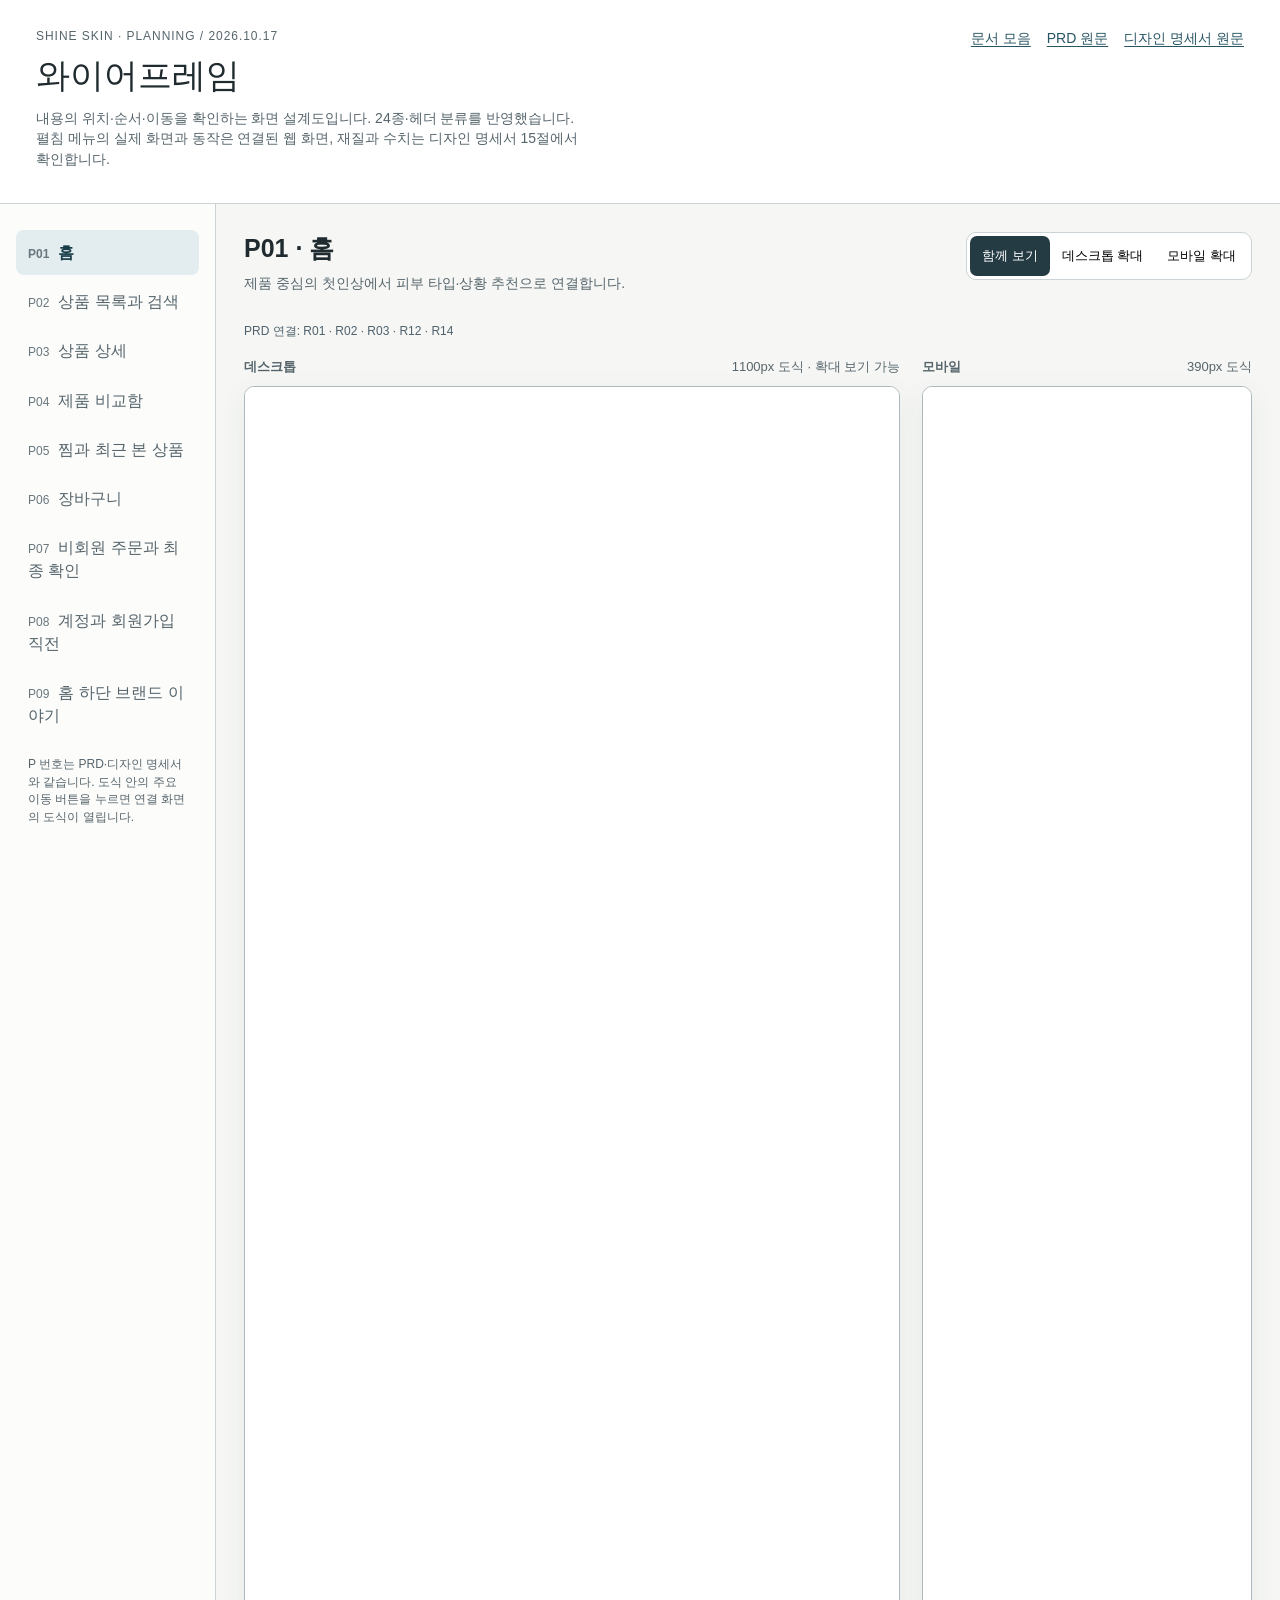
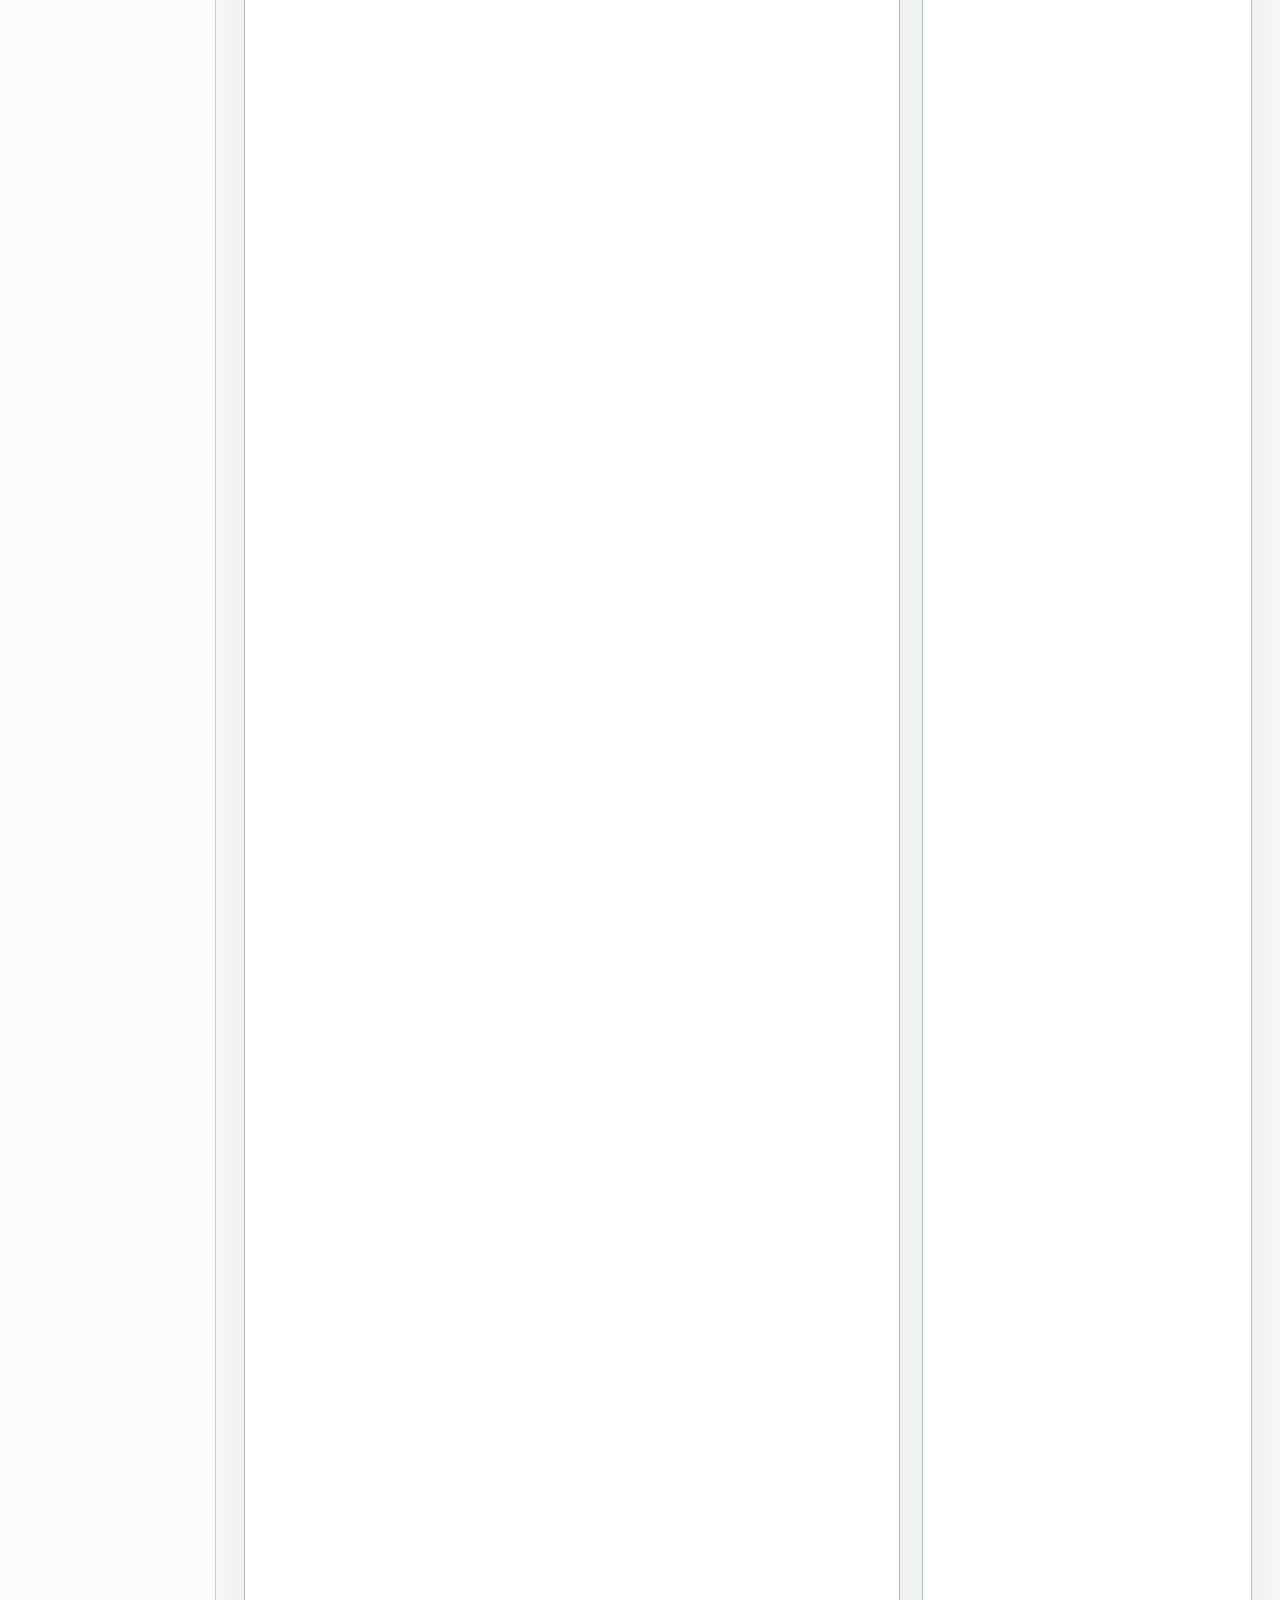
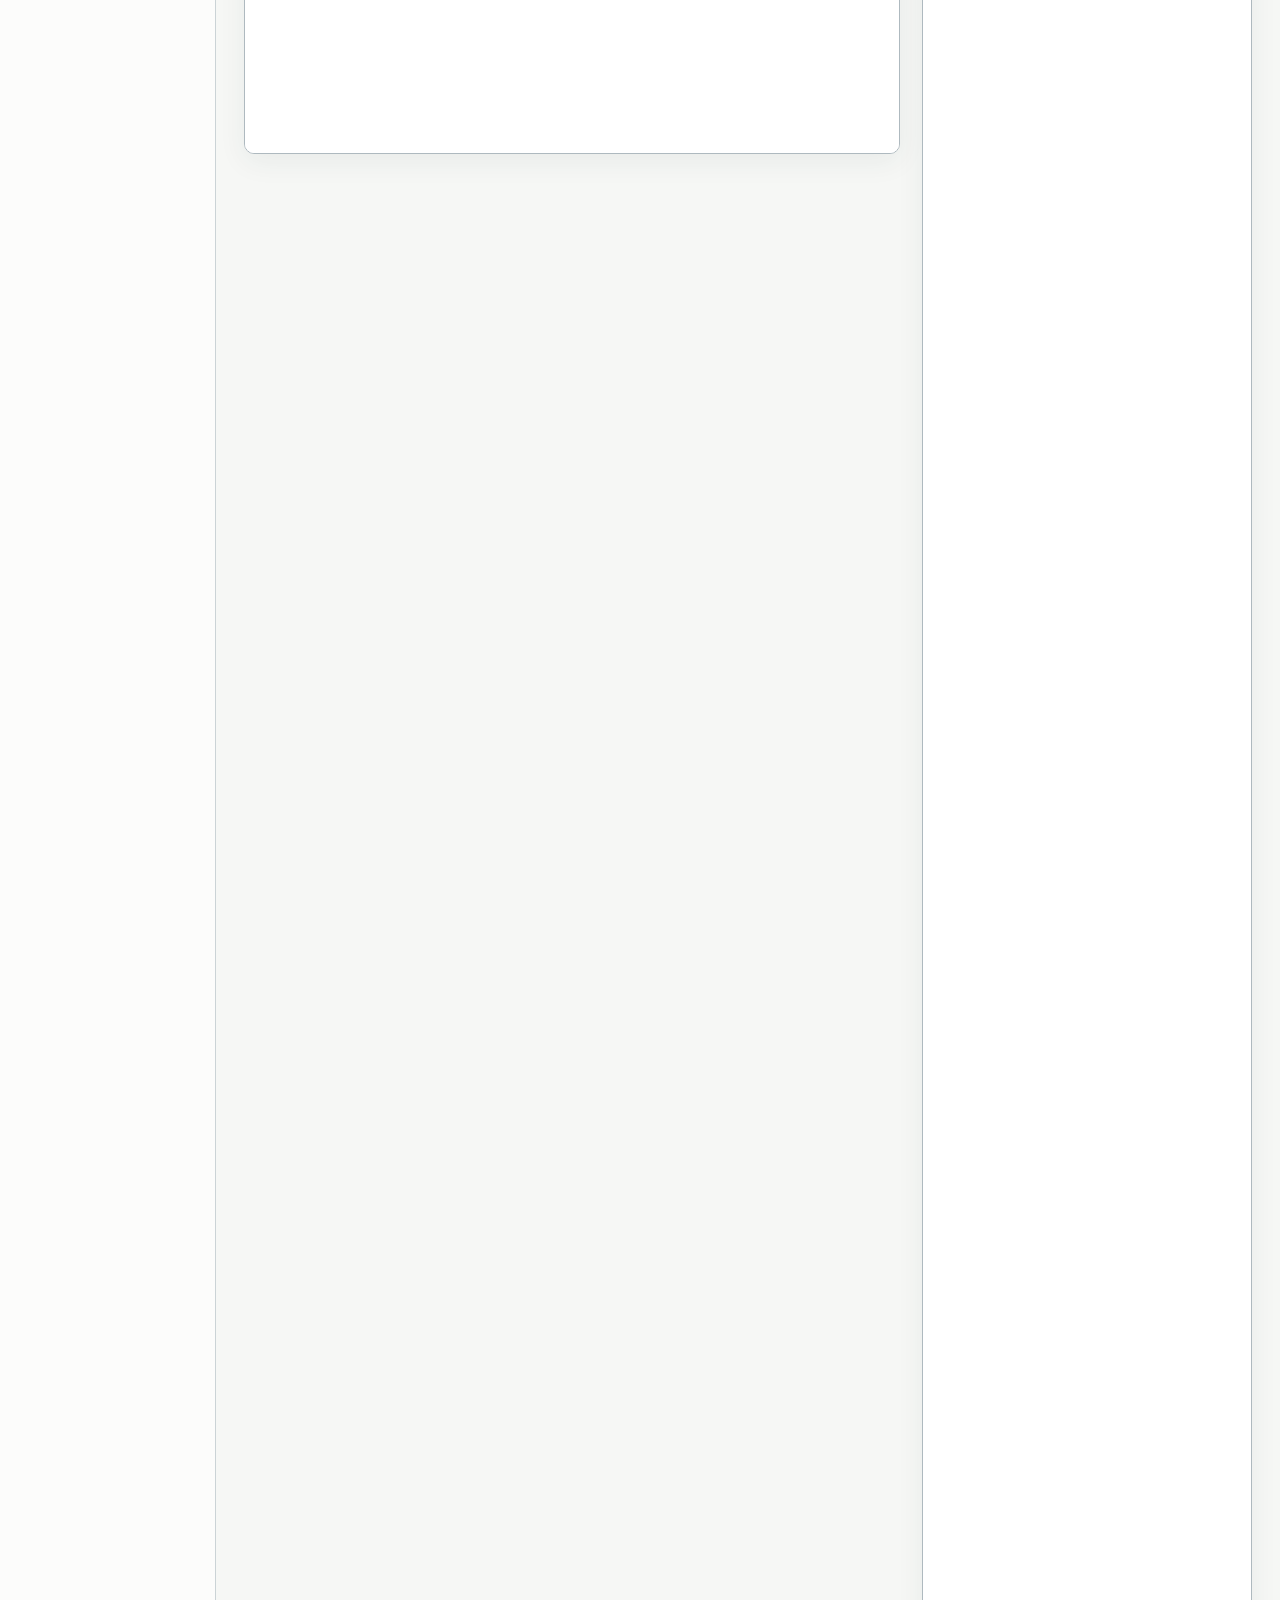
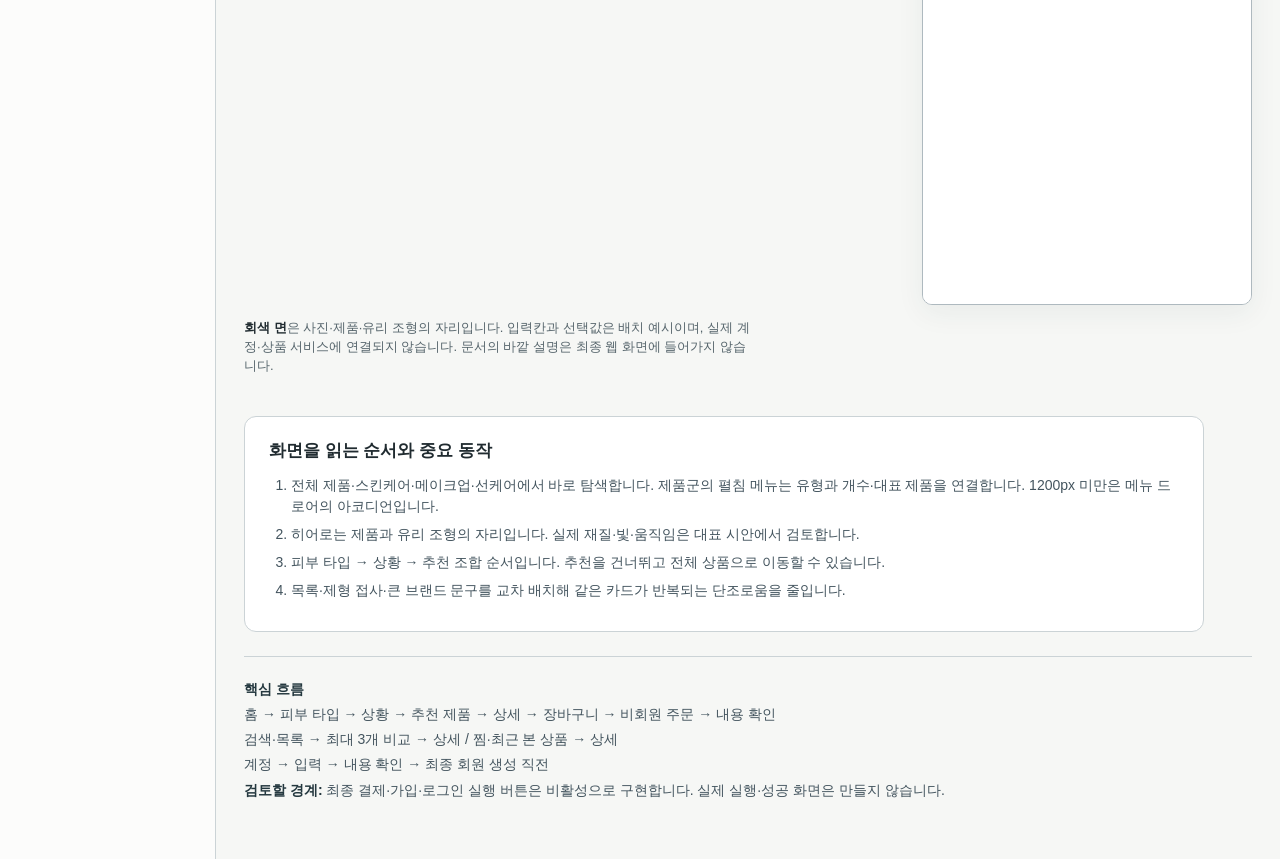
<file: outputs/SHINE_SKIN_WIREFRAMES.html>
<!doctype html>
<html lang="ko">
<head>
<meta charset="utf-8">
<meta name="viewport" content="width=device-width, initial-scale=1">
<meta name="robots" content="noindex,nofollow">
<title>SHINE SKIN 와이어프레임</title>
<style>
:root{--ink:#202b30;--muted:#56656c;--line:#cbd3d6;--paper:#f6f7f5;--accent:#285563}
*{box-sizing:border-box}html{scroll-behavior:smooth}body{margin:0;background:var(--paper);color:var(--ink);font:16px/1.45 'Pretendard','맑은 고딕',sans-serif;font-feature-settings:'kern' 1,'liga' 1;text-rendering:optimizeLegibility}button,select{font:inherit}button,a,select{touch-action:manipulation}a{color:var(--accent);text-underline-offset:3px}button{cursor:pointer}button:disabled{cursor:default}button:focus-visible,a:focus-visible,select:focus-visible{outline:3px solid #285563;outline-offset:3px}.skip{position:absolute;left:16px;top:-100px}.skip:focus{top:12px;background:white;padding:12px;z-index:50}.top{padding:28px 36px 22px;border-bottom:1px solid var(--line);background:white}.topline{display:flex;gap:24px;justify-content:space-between;align-items:flex-start}.kicker{font-size:12px;letter-spacing:.08em;color:var(--muted)}h1{font-family:'에스코어 드림 3 Light','맑은 고딕',sans-serif;font-weight:400;font-size:34px;line-height:1.2;margin:10px 0 12px}p{margin:0 0 12px;max-width:70ch}.toplinks{display:flex;gap:16px;flex-wrap:wrap;font-size:14px}.intro{color:var(--muted);font-size:14px}.layout{display:grid;grid-template-columns:216px minmax(0,1fr);min-height:80vh}.sidebar{padding:26px 16px;border-right:1px solid var(--line);background:#fcfcfb}.sidebar nav{position:sticky;top:20px;display:grid;gap:4px}.navbutton{text-align:left;background:transparent;border:0;padding:11px 12px;min-height:44px;border-radius:8px;color:var(--muted)}.navbutton[aria-current=page]{background:#e3ecee;color:#173c48;font-weight:600}.navbutton span{font-variant-numeric:tabular-nums;font-size:12px;margin-right:9px;color:#68777e}.sidebar .caption{font-size:12px;margin:18px 12px;color:var(--muted)}main{min-width:0;padding:28px 28px 56px}.scene-title{display:flex;align-items:flex-start;gap:20px;justify-content:space-between;margin-bottom:18px}.scene-title h2{font-size:25px;font-weight:600;line-height:1.3;margin:0 0 8px}.scene-title p{font-size:14px;color:var(--muted)}.mode{display:flex;border:1px solid var(--line);border-radius:10px;padding:3px;background:white;flex-shrink:0}.mode button{background:none;border:0;padding:9px 12px;border-radius:7px;font-size:13px;min-height:40px}.mode button[aria-pressed=true]{background:#253b44;color:white}.mapping{font-size:12px;color:#4e616b;margin:0 0 18px}.boards{display:grid;grid-template-columns:minmax(0,1fr) 330px;gap:22px;align-items:start}.board{min-width:0}.board-label{display:flex;justify-content:space-between;font-size:13px;color:var(--muted);margin:0 0 9px}.framewrap{position:relative;width:100%;overflow:hidden;background:white;border:1px solid #aeb9bf;box-shadow:0 8px 28px #233b4510;border-radius:10px}iframe{position:absolute;top:0;left:0;border:0;transform-origin:top left;background:white;display:block}.boards[data-mode=desktop]{grid-template-columns:minmax(0,1fr)}.boards[data-mode=desktop] .mobile-board{display:none}.boards[data-mode=mobile]{grid-template-columns:minmax(0,480px);justify-content:center}.boards[data-mode=mobile] .desktop-board{display:none}.notes{margin-top:26px;padding:22px 24px;border:1px solid var(--line);border-radius:12px;background:white;max-width:960px}.notes h3{margin:0 0 12px;font-size:17px}.notes ol{padding-left:22px;margin:0}.notes li{margin-bottom:8px;font-size:14px;color:#43545e}.flow{margin-top:24px;padding:20px 0 0;border-top:1px solid var(--line);font-size:14px;line-height:1.8;color:#43545e}.flow strong{color:#24383f}.notice{position:fixed;bottom:20px;left:50%;transform:translateX(-50%);z-index:20;background:#243b44;color:white;padding:14px 20px;border-radius:10px;max-width:min(720px,90vw);font-size:14px;box-shadow:0 8px 30px #20343b35}.notice[hidden]{display:none}.legend{font-size:13px;padding:14px 0;color:var(--muted)}.legend b{color:var(--ink)}
@media(max-width:1150px){.boards{grid-template-columns:minmax(0,1fr) 280px}.layout{grid-template-columns:190px minmax(0,1fr)}main{padding:24px 20px}.scene-title{display:block}.mode{display:inline-flex;margin:8px 0}}
@media(max-width:850px){.layout{display:block}.sidebar{padding:12px 16px;border-right:0;border-bottom:1px solid var(--line)}.sidebar nav{position:static;display:flex;gap:6px;flex-wrap:wrap}.navbutton{border:1px solid var(--line);padding:8px 10px;font-size:13px}.sidebar .caption{display:none}.boards{grid-template-columns:1fr}.mobile-board{max-width:430px;width:100%;justify-self:center}.top{padding:22px 20px}.topline{display:block}.toplinks{margin-top:16px}main{padding:24px 16px}.scene-title h2{font-size:23px}.notes{padding:18px}.mode{max-width:100%;flex-wrap:wrap}.board-label{font-size:12px}}
@media(prefers-reduced-motion:reduce){html{scroll-behavior:auto}}
@media print{.sidebar,.mode,.toplinks,.notice{display:none}.layout{display:block}main{padding:0}.boards{display:block}.board{break-inside:avoid;margin-bottom:24px}.top{padding:0 0 20px}.notes{break-inside:avoid}body{background:white}}
</style>
</head>
<body>
<a class="skip" href="#main">와이어프레임으로 바로 이동</a>
<header class="top"><div class="topline"><div><div class="kicker">SHINE SKIN · PLANNING / 2026.10.17</div><h1>와이어프레임</h1><p class="intro">내용의 위치·순서·이동을 확인하는 화면 설계도입니다. 24종·헤더 분류를 반영했습니다. 펼침 메뉴의 실제 화면과 동작은 연결된 웹 화면, 재질과 수치는 디자인 명세서 15절에서 확인합니다.</p></div><div class="toplinks"><a href="SHINE_SKIN_REVIEW.html">문서 모음</a><a href="SHINE_SKIN_PRD.md">PRD 원문</a><a href="SHINE_SKIN_DESIGN_SPEC.md">디자인 명세서 원문</a></div></div></header>
<div class="layout">
<aside class="sidebar"><nav aria-label="화면 선택" id="page-nav"></nav><p class="caption">P 번호는 PRD·디자인 명세서와 같습니다. 도식 안의 주요 이동 버튼을 누르면 연결 화면의 도식이 열립니다.</p></aside>
<main id="main">
<div class="scene-title"><div><h2 id="screen-title"></h2><p id="screen-purpose"></p></div><div class="mode" role="group" aria-label="비교 방식"><button type="button" data-mode="both" aria-pressed="true">함께 보기</button><button type="button" data-mode="desktop" aria-pressed="false">데스크톱 확대</button><button type="button" data-mode="mobile" aria-pressed="false">모바일 확대</button></div></div>
<p class="mapping" id="screen-req"></p>
<div class="boards" data-mode="both" id="boards">
<section class="board desktop-board" aria-label="데스크톱 배치"><div class="board-label"><b>데스크톱</b><span>1100px 도식 · 확대 보기 가능</span></div><div class="framewrap" id="desktop-wrap"><iframe id="desktop-frame" title="데스크톱 와이어프레임" sandbox="allow-scripts"></iframe></div></section>
<section class="board mobile-board" aria-label="모바일 배치"><div class="board-label"><b>모바일</b><span>390px 도식</span></div><div class="framewrap" id="mobile-wrap"><iframe id="mobile-frame" title="모바일 와이어프레임" sandbox="allow-scripts"></iframe></div></section>
</div>
<p class="legend"><b>회색 면</b>은 사진·제품·유리 조형의 자리입니다. 입력칸과 선택값은 배치 예시이며, 실제 계정·상품 서비스에 연결되지 않습니다. 문서의 바깥 설명은 최종 웹 화면에 들어가지 않습니다.</p>
<section class="notes" aria-labelledby="notes-title"><h3 id="notes-title">화면을 읽는 순서와 중요 동작</h3><ol id="screen-notes"></ol></section>
<div class="flow"><strong>핵심 흐름</strong><br>홈 → 피부 타입 → 상황 → 추천 제품 → 상세 → 장바구니 → 비회원 주문 → 내용 확인<br>검색·목록 → 최대 3개 비교 → 상세 / 찜·최근 본 상품 → 상세<br>계정 → 입력 → 내용 확인 → 최종 회원 생성 직전<br><strong>검토할 경계:</strong> 최종 결제·가입·로그인 실행 버튼은 비활성으로 구현합니다. 실제 실행·성공 화면은 만들지 않습니다.</div>
</main></div><div class="notice" id="notice" role="status" aria-live="polite" hidden></div>
<script>
const esc=s=>String(s).replace(/[&<>"']/g,c=>({'&':'&amp;','<':'&lt;','>':'&gt;','"':'&quot;',"'":'&#39;'}[c]));
const icon=(name)=>{const paths={menu:'<path d="M4 6h16M4 12h16M4 18h16"/>',search:'<circle cx="10" cy="10" r="6"/><path d="m15 15 5 5"/>',heart:'<path d="M12 20 4 12C-2 5 8 0 12 7c4-7 14-2 8 5Z"/>',bag:'<path d="M5 7h14l1 14H4Z"/><path d="M8 8V6a4 4 0 0 1 8 0v2"/>',user:'<circle cx="12" cy="7" r="4"/><path d="M4 21c0-8 16-8 16 0"/>',close:'<path d="m5 5 14 14M19 5 5 19"/>'};return '<svg width="20" height="20" viewBox="0 0 24 24" fill="none" stroke="currentColor" stroke-width="1.5" aria-hidden="true">'+(paths[name]||paths.search)+'</svg>'};
const link=(txt,to,cls='btn')=>`<a class="${cls}" href="#${to}" data-target="${to}"${txt.includes('<svg')?' aria-label="'+({P02:'제품 검색',P05:'찜과 최근 본 상품',P06:'장바구니',P08:'계정'}[to]||'화면 이동')+'"':''}>${txt}</a>`;
const hint=(txt,note,cls='chip')=>`<button type="button" class="${cls}" data-note="${esc(note)}">${txt}</button>`;
const art=(txt,cls='')=>`<div class="art ${cls}"><span>${txt}</span></div>`;
const header=(m)=>m?`<header class="sitehead"><button class="icon" data-note="메뉴 드로어: 전체 제품 24 → 스킨케어 10 / 메이크업 11 / 선케어 3 → 나만의 루틴 / 브랜드. 제품군을 누르면 19개 하위 종류를 펼칩니다. 실제 동작은 연결된 웹 화면에서 확인합니다." aria-label="메뉴">${icon('menu')}</button>${link('SHINE SKIN','P01','logo') }<div class="actions">${link(icon('search'),'P02','icon')}${link(icon('bag'),'P06','icon')}</div></header>`:`<header class="sitehead">${link('SHINE SKIN','P01','logo')}<nav>${link('전체 제품','P02','plain')}${link('스킨케어','P02','plain')}${link('메이크업','P02','plain')}${link('선케어','P02','plain')}${link('나만의 루틴','P01','plain')}${link('브랜드','P09','plain')}</nav><div class="actions">${link(icon('search'),'P02','icon')}${link(icon('heart'),'P05','icon')}${link(icon('bag'),'P06','icon')}${link(icon('user'),'P08','icon')}</div></header>`;
function brandDiagram(m){return `<section class="section"><div class="editorial"><div><h2>각자의 피부.<br>각자의 빛.</h2><p>매일의 피부도, 매일의 계획도 조금씩 다르니까요. SHINE SKIN은 피부에 맞는 케어와 오늘을 위한 메이크업을 함께 생각합니다.</p>${link('나의 루틴 발견하기','P01','plain')}</div>${art('기존 세럼·쿠션 이미지','wideart')}</div><div class="editorial">${art('기존 워터·크림 제형 이미지','wideart')}<div><h3>피부의 감촉에서,<br>하루의 표정까지.</h3><p>수분을 채우는 순간부터 맑은 색을 더하는 순간까지. 나에게 편안한 제형과 마무리로 나만의 조합을 만들어보세요.</p><p>화려함보다 나의 취향이 먼저 보이는 선택. 피부 타입과 일상을 함께 살피는 이유입니다.</p></div></div><div class="chips"><div><h3>감촉에서 시작하기</h3><p>맑은 워터, 가벼운 로션, 포근한 크림.</p></div><div><h3>하루에 맞춰 더하기</h3><p>오늘의 계획과 어울리는 베이스와 컬러.</p></div><div><h3>나란히 보고 고르기</h3><p>제형·사용감·용량·가격을 비교.</p></div></div><div class="brandend"><h3>나의 피부, 오늘의 루틴.</h3>${link('컬렉션 만나보기','P02','btn primary')}</div></section>`;}
const footer=()=>`<footer class="sitefoot"><div class="logo">SHINE SKIN</div><p>피부의 취향, 하루의 리듬.</p><div class="footlinks">${link('전체 상품','P02','plain')}${link('브랜드 소개','P09','plain')}${link('찜 · 최근 본','P05','plain')}</div><p class="small">움직임 줄이기 ${hint('끄기','기기의 움직임 줄이기 설정을 반영하고 사용자가 변경할 수 있습니다.','chip')}</p></footer>`;
const crumb=(current)=>`<div class="crumb">${link('홈','P01','plain')} / ${current}</div>`;
const product=(name='듀 드롭 세럼',price='38,000원',tag='촉촉한 사용감')=>`<article class="product">${link(art('제품 이미지'),'P03','picturelink')}<div class="productbody"><div class="small">${tag}</div><h3>${link(name,'P03','plain')}</h3><p class="price">${price}</p><div class="row">${link('상세 보기','P03','smallbtn')}${link('비교 담기','P04','smallbtn')}${link('찜','P05','smallbtn')}</div></div></article>`;
const products=(count=3)=>{const d=[['듀 드롭 세럼','38,000원','촉촉한 사용감'],['스킨 글로우 쿠션','42,000원','윤기 있는 마무리'],['글래스 립 틴트','24,000원','투명한 색 표현'],['클라우드 리치 크림','42,000원','풍부한 제형'],['워터 젤 크림','36,000원','가벼운 젤 제형'],['소프트 블룸 치크','26,000원','은은한 색 표현']];return d.slice(0,count).map(x=>product(...x)).join('')};
const field=(label,txt='',error='')=>`<div class="field"><div class="label">${label}</div><div class="fieldbox ${error?'error':''}">${txt||'입력 영역'}</div>${error?`<p class="errorcopy">${error}</p>`:''}</div>`;
const selectchips=(items,selected=0)=>items.map((x,i)=>hint(x,'선택값에 맞춰 추천 또는 목록을 변경하는 영역입니다.','chip '+(i===selected?'chosen':''))).join('');
const summary=(cta='비회원 주문',to='P07')=>`<aside class="summary"><h3>선택한 상품</h3><div class="spread"><span>상품금액</span><strong>80,000원</strong></div><p class="small">세럼 1개 + 쿠션 1개</p>${link(cta,to,'btn primary full')}</aside>`;
const pages={
P01:{name:'홈',purpose:'제품 중심의 첫인상에서 피부 타입·상황 추천으로 연결합니다.',req:'R01 · R02 · R03 · R12 · R14',notes:['전체 제품·스킨케어·메이크업·선케어에서 바로 탐색합니다. 제품군의 펼침 메뉴는 유형과 개수·대표 제품을 연결합니다. 1200px 미만은 메뉴 드로어의 아코디언입니다.','히어로는 제품과 유리 조형의 자리입니다. 실제 재질·빛·움직임은 대표 시안에서 검토합니다.','피부 타입 → 상황 → 추천 조합 순서입니다. 추천을 건너뛰고 전체 상품으로 이동할 수 있습니다.','목록·제형 접사·큰 브랜드 문구를 교차 배치해 같은 카드가 반복되는 단조로움을 줄입니다.'],body:m=>`
<section class="hero"><div class="herocopy"><div class="eyebrow">SHINE SKIN</div><h1>피부에 맞추고,<br>하루에 빛을 더하다.</h1><p>피부 타입과 오늘의 일정에 맞춰,<br>나만의 조합을 만나보세요.</p><div class="row"><a href="#finder" class="btn primary" data-region="finder">내 루틴 찾기</a>${link('제품 둘러보기','P02','btn')}</div></div><div class="heroart">${art('대표 제품 + 유리 조형','sculpture')}<div class="artnote">큰 세럼 · 보조 쿠션 · 앞뒤로 겹치는 유리</div></div><div class="scrollnote">다음 영역: 나의 피부, 오늘의 루틴</div></section>
<section id="finder" class="finder section"><div class="eyebrow">01 / FIND YOUR ROUTINE</div><h2>나의 피부, 오늘의 루틴.</h2><div class="finderbox"><h3>1. 피부 타입을 골라주세요</h3><div class="chips">${selectchips(['건성','지성','복합성','중성','잘 모르겠어요'])}</div><h3>2. 오늘은 어떤 하루인가요?</h3><div class="chips">${selectchips(['출근','데이트','주말 외출','여행','특별한 약속'])}</div><div class="result"><p><strong>건성 × 출근</strong> · 촉촉한 사용감과 자연스러운 표현을 함께</p><div class="productgrid">${products(3)}</div></div>${link('추천 상품 비교','P04','btn')}</div></section>
<section class="section"><div class="sectiontop"><div><div class="eyebrow">02 / COLLECTION</div><h2>당신의 빛을 고르는 시간.</h2></div>${link('전체 상품 보기','P02','plain')}</div><div class="chips">${selectchips(['전체','스킨케어','선케어','메이크업'])}</div><div class="productgrid">${products(m?4:3)}</div></section>
<section class="texture section"><div>${art('제형 확대 이미지','wideart')}</div><div><div class="eyebrow">03 / TEXTURE</div><h2>가볍게, 촉촉하게.<br>원하는 마무리로.</h2><p>제형과 피부 위 표현의 차이를 살펴보세요.</p>${link('마무리별 제품 보기','P02','btn')}</div></section>
${brandDiagram(m)}
<section class="section faq"><h2>제품 선택 도움말</h2><details><summary>피부 타입을 모르겠다면?</summary><p>‘잘 모르겠어요’를 선택하고 사용 상황과 표현으로 살펴보세요.</p></details><details><summary>제품을 비교하려면?</summary><p>관심 상품을 최대 3개까지 비교함에 담을 수 있어요.</p></details><details><summary>상황을 바꿀 수 있나요?</summary><p>상황을 다시 선택하면 추천 조합도 바뀌어요.</p></details></section>`},
P02:{name:'상품 목록과 검색',purpose:'검색·분류·필터·정렬로 후보를 좁히고 비교합니다.',req:'R03 · R05 · R06 · R14',notes:['검색 결과와 상품 목록을 같은 화면 구조로 사용합니다. 선택 조건과 결과 수를 함께 보여줍니다.','데스크톱은 왼쪽 필터, 모바일은 필터 버튼을 누르면 바텀 시트로 여는 구조입니다.','추천순은 기획한 순서이며 판매량·인기 실적을 뜻하지 않습니다.','전체 24종을 12개씩 두 페이지로 보여줍니다. 제품군 아래 유형 19개가 연결됩니다. 페이지와 필터를 바꿔도 비교·찜 상태를 유지합니다.'],body:m=>`${crumb('전체 상품')}<section class="section topsection"><h1>나에게 맞는 빛을 찾아보세요.</h1><div class="searchfield">제품명 또는 원하는 사용감 검색</div><div class="chips">${selectchips(['전체','스킨케어','선케어','메이크업'])}</div><div class="cataloglayout">${m?'':`<aside class="filters"><h3>피부 타입</h3><p>□ 건성</p><p>□ 지성</p><p>□ 복합성</p><p>□ 중성</p><h3>상황</h3><p>□ 출근</p><p>□ 데이트</p><p>□ 여행</p><h3>마무리</h3><p>□ 윤기</p><p>□ 산뜻함</p>${hint('전체 해제','모든 필터를 해제하고 첫 페이지로 돌아갑니다.','smallbtn')}</aside>`}<div><div class="sectiontop"><span>전체 24개</span><div class="row">${m?hint('필터','아래에서 열리는 필터 시트에서 조건을 고르고 ‘결과 보기’로 적용합니다.','smallbtn'):''}${hint('추천순 ▾','추천순 · 가격 낮은순 · 가격 높은순 · 이름순','smallbtn')}</div></div><div class="productgrid">${products(12)}</div><div class="pagination">${hint('이전','이전 상품 페이지로 이동합니다.','smallbtn')}${hint('1','현재 페이지입니다.','smallbtn chosen')}${hint('2','다음 12개 상품을 보여주는 페이지입니다.','smallbtn')}${hint('다음','다음 상품 페이지로 이동합니다.','smallbtn')}</div></div></div></section><div class="comparebar"><span>비교함 · 2 / 3</span>${link('비교하기','P04','btn primary')}</div>`},
P03:{name:'상품 상세',purpose:'사용감·옵션·가격을 확인하고 장바구니 또는 비회원 주문으로 이동합니다.',req:'R04 · R05 · R06 · R07',notes:['정보 우선순위는 상품명·가격·용량·속성·필수 옵션·구매 행동입니다.','갤러리 확대는 모달로, 모바일 옵션은 하단 시트로 접근할 수 있게 합니다.','색 견본은 이름과 함께 표시합니다. 필수 옵션이 비어 있으면 해당 옵션 가까이에 안내합니다.','모바일 하단 고정 CTA만큼 본문 여백을 확보합니다. 옵션·가격·수량 상태를 주문 화면까지 전달합니다.'],body:m=>`${crumb('상품 / 스킨 글로우 쿠션')}<section class="section topsection"><div class="detailgrid"><div class="gallery">${art('제품 정면 · 4:5 이미지','mainphoto')}<div class="thumbs">${art('정면')}${art('패키지')}${art('제형')}</div></div><div class="detailinfo"><div class="eyebrow">MAKEUP / BASE</div><h1>스킨 글로우 쿠션</h1><p>자연스러운 윤기로 마무리하는 데일리 베이스.</p><p class="bigprice">42,000원 <span class="small">15g</span></p><dl><dt>마무리</dt><dd>윤기 있는 표현</dd><dt>사용감</dt><dd>촉촉한 사용감</dd><dt>추천 타입</dt><dd>건성 · 복합성 · 중성</dd><dt>추천 상황</dt><dd>출근 · 데이트</dd></dl><h3>색상 선택</h3><div class="chips">${selectchips(['17 라이트','21 내추럴','23 베이지'],1)}</div><div class="quantity">수량　${hint('−','수량은 1–10개 범위에서 변경합니다.','smallbtn')}　1　${hint('+','수량 변경 시 금액이 갱신됩니다.','smallbtn')}</div><div class="row">${link('찜','P05','btn')}${link('비교 담기','P04','btn')}</div><div class="row">${link('장바구니 담기','P06','btn')}${link('바로 구매','P07','btn primary')}</div></div></div><div class="detailstory"><h2>제형과 마무리</h2>${art('제형 접사와 피부 표현','wideart')}<h2>이렇게 사용해 보세요.</h2><p>얇게 펴 바르고 원하는 부위에 조금씩 더해 표현을 조절하세요.</p><h2>함께 살펴볼 조합</h2><div class="productgrid">${products(m?2:3)}</div></div></section>${m?`<div class="mobilecta"><span>42,000원</span>${link('옵션 선택 · 구매','P07','btn primary')}</div>`:''}`},
P04:{name:'제품 비교함',purpose:'최대 3개 상품의 같은 항목을 정렬해 차이를 확인합니다.',req:'R05 · R11 · R14',notes:['제품명과 항목 이름을 잃지 않도록 머리글과 항목 열을 유지합니다.','모바일은 비교표 영역 안에서만 가로 이동합니다. 페이지 전체 가로 스크롤은 만들지 않습니다.','네 번째 상품은 추가하지 않고 현재 개수를 안내합니다. 중복 상품도 추가하지 않습니다.','표의 정보와 상세 페이지의 상품 속성은 같은 데이터로 구성합니다.'],body:m=>`${crumb('제품 비교')}<section class="section topsection"><h1>나에게 맞는 차이를 살펴보세요.</h1><div class="sectiontop"><span>비교 상품 3 / 3</span>${link('상품 더 살펴보기','P02','plain')}</div>${m?'<p class="small">표 안에서 옆으로 이동해 비교하세요.</p>':''}<div class="table-scroll" tabindex="0" role="region" aria-label="상품 비교표"><table class="comparetable"><thead><tr><th scope="col">비교 항목</th><th scope="col">${art('세럼')}듀 드롭 세럼</th><th scope="col">${art('리치 크림')}클라우드 리치 크림</th><th scope="col">${art('젤 크림')}워터 젤 크림</th></tr></thead><tbody><tr><th scope="row">가격</th><td>38,000원</td><td>42,000원</td><td>36,000원</td></tr><tr><th scope="row">용량</th><td>30mL</td><td>50mL</td><td>50mL</td></tr><tr><th scope="row">제형</th><td>세럼</td><td>리치 크림</td><td>젤 크림</td></tr><tr><th scope="row">사용감</th><td>촉촉한 사용감</td><td>풍부한 제형</td><td>가벼운 사용감</td></tr><tr><th scope="row">피부 타입</th><td>건성·복합성·중성</td><td>건성·중성</td><td>지성·복합성</td></tr><tr><th scope="row">추천 상황</th><td>출근·데이트</td><td>데이트·특별한 약속</td><td>출근·주말 외출</td></tr><tr><th scope="row">이동</th><td>${link('상세 보기','P03','smallbtn')}</td><td>${link('상세 보기','P03','smallbtn')}</td><td>${link('상세 보기','P03','smallbtn')}</td></tr></tbody></table></div><p class="small">각 상품 머리글에 개별 제거·교체 조작을 배치합니다.</p></section>`},
P05:{name:'찜과 최근 본 상품',purpose:'가입 없이 관심 상품을 모으고 탐색을 이어갑니다.',req:'R06 · R05',notes:['찜과 최근 본 상품을 두 탭으로 구분합니다. 회원가입을 요구하지 않습니다.','현재 브라우저에 상품 ID와 옵션 같은 비식별 상태만 저장합니다. 다른 기기 동기화는 제공하지 않습니다.','최근 본은 중복 없이 최신 순으로 정리하고 최대 20개를 제안합니다.','빈 탭에는 상품을 찾을 수 있는 버튼을 제공합니다. 제거 후 복원 경로를 둡니다.'],body:m=>`${crumb('관심 상품')}<section class="section topsection"><h1>다시 보고 싶은 빛.</h1><div class="tabs">${hint('찜 3','찜한 제품을 보여주는 탭입니다.','tab active')}${hint('최근 본 상품','최근 방문한 상품을 최신 순으로 보여주는 탭입니다.','tab')}</div><div class="productgrid">${products(m?4:3)}</div><div class="emptyexample"><h3>빈 상태의 배치</h3><p>아직 담아 둔 제품이 없어요.</p>${link('제품 둘러보기','P02','btn')}</div></section>`},
P06:{name:'장바구니',purpose:'선택 옵션·수량·상품금액을 확인하고 비회원 주문으로 연결합니다.',req:'R07 · R08',notes:['같은 상품·옵션은 수량을 합치고 다른 옵션은 별도 행으로 표시합니다.','수량·선택·제거에 따라 상품금액 합계를 갱신합니다. 실제 배송비·할인 정책은 확정하지 않았습니다.','제거는 되돌릴 수 있게 안내하고, 빈 장바구니에는 제품 이동을 제공합니다.','모바일은 요약을 세로로 배치하고 고정 주문 바가 마지막 내용을 가리지 않도록 여백을 둡니다.'],body:m=>`${crumb('장바구니')}<section class="section topsection"><h1>장바구니</h1><p>선택한 제품과 옵션을 확인해 주세요.</p><div class="checkoutgrid"><div class="cartlist">${[['듀 드롭 세럼','30mL','38,000원'],['스킨 글로우 쿠션','21 내추럴 · 15g','42,000원']].map(x=>`<article class="cartrow">${art('제품')}<div><h3>${link(x[0],'P03','plain')}</h3><p class="small">${x[1]}</p><div class="quantity">수량　${hint('−','수량 감소','smallbtn')}　1　${hint('+','수량 증가','smallbtn')}</div><strong>${x[2]}</strong></div>${hint('제거','상품을 제거하고 되돌리기 알림을 제공합니다.','smallbtn')}</article>`).join('')}<p class="small">선택 □ 전체 선택　□ 개별 선택　옵션 변경</p></div>${summary()}</div></section>${m?`<div class="mobilecta"><span>상품금액 80,000원</span>${link('비회원 주문','P07','btn primary')}</div>`:''}`},
P07:{name:'비회원 주문과 최종 확인',purpose:'입력·수단 선택·내용 확인까지 이어지고 최종 결제 실행은 멈춥니다.',req:'R08 · R13 · R14',notes:['이 화면은 배송 정보 → 결제수단 → 내용 확인의 배치를 한 도식에서 보여줍니다. 제작 시 단계별로 진행합니다.','주소는 직접 입력합니다. 외부 주소 검색·결제창·카드번호·CVC·인증번호 수집을 연결하지 않습니다.','개인 입력은 메모리에서만 처리하고 URL·영구 저장·외부 전송·로그에 남기지 않습니다.','마지막 결제하기 버튼 비활성은 설계 제안입니다. 주문 성공·접수 번호·가짜 결제 오류는 보여주지 않습니다.'],body:m=>`${crumb('비회원 주문')}<section class="section topsection"><h1>주문 정보</h1><div class="steps"><b>1 배송 정보</b><span>2 결제수단</span><span>3 내용 확인</span></div><div class="checkoutgrid"><div><h2>배송 정보</h2>${field('받는 분','이름 입력')}${field('연락처','휴대전화 번호 입력')}${field('우편번호','직접 입력')}${field('주소','기본 주소 입력')}${field('상세 주소','상세 주소 입력')}<h2>결제수단</h2><div class="chips">${selectchips(['신용·체크카드','간편결제'])}</div><button type="button" class="btn primary" data-note="필수 입력을 검증하고 마지막 내용 확인 단계로 이동합니다.">주문 내용 확인</button><div class="finalbox"><h2>내용 확인</h2><p>선택 상품 · 배송 정보 · 결제수단 확인</p><p class="small">상품금액　80,000원</p><div class="row">${hint('정보 수정','이전 단계로 돌아가 입력을 수정합니다.','btn')}<button class="btn disabled" disabled>결제하기</button></div></div></div>${summary('장바구니로 돌아가기','P06')}</div></section>`},
P08:{name:'계정과 회원가입 직전',purpose:'가입·로그인 입력 상태를 설계하고 실제 인증·회원 생성은 연결하지 않습니다.',req:'R09 · R13 · R14',notes:['로그인과 회원가입 진입을 구분합니다. 도식에는 회원가입 폼을 중심으로 배치했습니다.','레이블을 유지하고 필수 입력·형식·비밀번호 일치 오류를 해당 필드 가까이에 안내합니다.','이메일 형식 확인은 중복 확인·인증 완료가 아닙니다. 메일·문자 전송이나 비밀번호 저장을 수행하지 않습니다.','가입 내용 확인 후 마지막 가입 완료 버튼은 비활성으로 제안합니다. 약관 전문·운영 정책을 임의로 창작해 게시하지 않습니다.'],body:m=>`${crumb('계정')}<section class="section topsection accountgrid">${m?'':`<div class="accountbrand">${art('제품 · 유리 디테일','tallart')}<h2>피부의 취향,<br>하루의 리듬.</h2></div>`}<div><div class="tabs">${hint('로그인','이메일과 비밀번호를 입력하고 최종 인증 실행 직전에서 멈춥니다.','tab')}${hint('회원가입','회원가입 폼의 배치입니다.','tab active')}</div><h1>SHINE SKIN과 함께</h1>${field('이메일','이메일 주소 입력')}${field('비밀번호','비밀번호 입력 · 표시 전환')}${field('비밀번호 확인','비밀번호 다시 입력')}<div class="small terms">□ 필수 항목 확인<br>선택 상태와 안내가 들어가는 영역</div><button type="button" class="btn primary full" data-note="입력 형식과 비밀번호 일치를 확인한 뒤 내용 확인 단계로 이동합니다.">입력 내용 확인</button><div class="finalbox"><h2>가입 내용 확인</h2><p class="small">이메일 확인 · 비밀번호 재노출 없음</p><button type="button" class="btn disabled full" disabled>가입 완료</button></div>${link('상품 둘러보기','P02','plain')}</div></section>`},
P09:{name:'홈 하단 브랜드 이야기',purpose:'별도 페이지가 아닌 홈 하단 구간의 확대 도식입니다.',req:'R01 · R10 · R13',notes:['메인 P01의 제품·제형 다음, 도움말 앞에 이어집니다.','짧은 유리 배너와 독립 소개 페이지를 제거합니다.','기존 본문·사진·세 기준·CTA를 보존하며 767px 이하에서 세로로 읽습니다.','헤더·푸터·모바일 브랜드 메뉴와 기존 #/brand는 홈 #brand로 연결합니다.'],body:m=>brandDiagram(m)}
};
const childCSS=`*{box-sizing:border-box}body{margin:0;font:17px/1.45 'Pretendard','맑은 고딕',sans-serif;color:#30383c;background:white;text-rendering:optimizeLegibility;font-feature-settings:'kern' 1,'liga' 1}a{color:inherit;text-decoration:none}button{font:inherit;color:inherit;cursor:pointer}button:disabled{cursor:default}a:focus-visible,button:focus-visible,[tabindex]:focus-visible,summary:focus-visible{outline:3px solid #333;outline-offset:3px}h1,h2,h3{line-height:1.25;margin:0 0 16px;word-break:keep-all;overflow-wrap:anywhere}h1{font-size:42px;font-weight:500}h2{font-size:30px;font-weight:500}h3{font-size:19px;font-weight:600;margin:0 0 10px}p{margin:0 0 16px}svg{vertical-align:middle;flex-shrink:0}.small{font-size:14px;color:#5d666c;line-height:1.5}.logo{font-size:21px;letter-spacing:.07em;white-space:nowrap}.sitehead{height:82px;padding:0 42px;border-bottom:1px solid #c6cdd1;display:flex;align-items:center;justify-content:space-between;gap:26px}.sitehead nav,.actions,.row{display:flex;align-items:center;gap:10px;flex-wrap:wrap}.sitehead nav{gap:22px;font-size:15px}.actions{gap:7px}.icon{display:inline-flex;align-items:center;justify-content:center;min-width:44px;height:44px;border:0;background:none}.searchmock{border:1px solid #aeb8bf;padding:10px 25px 10px 12px;font-size:14px;color:#657179}.sitefoot{border-top:1px solid #b9c3c8;padding:45px;background:#f4f5f4}.sitefoot .logo{font-size:30px;margin-bottom:16px}.footlinks{display:flex;gap:26px;flex-wrap:wrap;margin:24px 0}.plain:hover{text-decoration:underline;text-underline-offset:4px}.section{padding:64px 48px}.topsection{padding-top:20px}.eyebrow{font-size:12px;letter-spacing:.07em;color:#657078;margin-bottom:16px}.sectiontop{display:flex;align-items:center;justify-content:space-between;gap:20px;margin:0 0 24px}.btn,.smallbtn,.chip{display:inline-flex;align-items:center;justify-content:center;text-align:center;border:1px solid #929ea5;background:#fff;padding:12px 22px;min-height:48px;border-radius:8px;font-size:16px;line-height:1.35}.smallbtn{padding:8px 12px;min-height:42px;font-size:14px;border-radius:6px}.btn.primary{background:#414b51;color:white;border-color:#414b51}.full{width:100%}.disabled{background:#e4e7e8!important;color:#879095!important;border-color:#cbd1d4!important}.chips{display:flex;gap:10px;flex-wrap:wrap;margin:18px 0 26px}.chip{font-size:15px;padding:10px 16px;min-height:44px;border-radius:24px}.chosen{background:#dfe5e8!important;border:2px solid #4b5b64!important}.art{background:repeating-linear-gradient(135deg,#f0f2f2,#f0f2f2 14px,#eaeeee 14px,#eaeeee 15px);border:1px solid #bec8cd;min-height:140px;display:flex;align-items:center;justify-content:center;color:#68767e;text-align:center;position:relative;overflow:hidden}.art span{background:#f3f5f4d9;padding:8px 12px;font-size:14px;max-width:90%}.hero{position:relative;min-height:620px;padding:72px 48px 60px;display:grid;grid-template-columns:43% 57%;background:#f4f6f6;border-bottom:1px solid #c6cdd1}.herocopy{align-self:center;z-index:1}.herocopy h1{font-size:46px;line-height:1.2}.herocopy p{font-size:17px;margin:24px 0 28px}.heroart{align-self:center;position:relative;padding-left:16px}.sculpture{min-height:425px;border-radius:46% 46% 36% 36%;background:linear-gradient(145deg,#e9ecee,#f7f8f8);border:2px solid #acb9c0;box-shadow:inset 0 0 0 25px #ffffff55}.sculpture:before{content:'';position:absolute;width:78px;height:220px;background:#d2dadd;border:2px solid #899aa3;border-radius:12px 12px 22px 22px;transform:rotate(8deg);left:46%;top:90px}.sculpture:after{content:'';position:absolute;width:105px;height:60px;border:2px solid #899aa3;border-radius:50%;background:#dee4e7;left:22%;bottom:65px;transform:rotate(-14deg)}.sculpture span{position:absolute;bottom:18px;z-index:1}.artnote{text-align:center;color:#69777e;font-size:13px;margin-top:10px}.scrollnote{position:absolute;left:48px;bottom:20px;font-size:13px;color:#6b777f}.finder{background:#fff}.finderbox{border:1px solid #aebbc1;border-radius:20px;padding:28px;background:#f5f7f7}.finderbox h3{margin-top:14px}.result{border-top:1px solid #bdc8cc;margin-top:28px;padding-top:24px}.productgrid{display:grid;grid-template-columns:repeat(3,minmax(0,1fr));gap:22px}.product{min-width:0;border:1px solid #c3cdd1;background:white;border-radius:10px;overflow:hidden}.product .art{border:0;border-bottom:1px solid #c3cdd1;min-height:220px;aspect-ratio:4/5}.productbody{padding:16px}.productbody h3{font-size:17px;line-height:1.4;margin:8px 0}.price{font-size:19px;margin:10px 0 14px;font-variant-numeric:tabular-nums}.productbody .smallbtn{font-size:12px;padding:8px;min-height:36px}.texture{display:grid;grid-template-columns:minmax(0,1.25fr) minmax(0,1fr);gap:34px;align-items:center;background:#f0f3f4}.wideart{min-height:280px}.brandstrip{padding:70px 48px;background:#e6ebee;text-align:center}.brandstrip h2{font-size:48px;font-weight:400}.faq details{border-bottom:1px solid #bcc7cc;padding:16px 0}.faq summary{cursor:pointer;font-size:17px}.faq details p{padding-top:14px;font-size:15px}.crumb{padding:26px 48px 12px;font-size:13px;color:#617079}.cataloglayout{display:grid;grid-template-columns:205px minmax(0,1fr);gap:28px;margin-top:30px}.searchfield{border:1px solid #8f9fa8;padding:16px 18px;color:#66757d;min-height:54px;max-width:650px;margin:26px 0}.filters{border-right:1px solid #c2ccd1;padding-right:24px;font-size:15px}.filters h3{margin-top:28px}.filters h3:first-child{margin-top:0}.pagination{display:flex;justify-content:center;gap:10px;margin-top:34px}.comparebar{margin:0 48px 32px;padding:16px 20px;display:flex;justify-content:space-between;align-items:center;border:1px solid #9baeb9;border-radius:12px;background:#e7edf0}.detailgrid{display:grid;grid-template-columns:56% minmax(0,1fr);gap:35px}.mainphoto{min-height:540px}.thumbs{display:grid;grid-template-columns:repeat(3,1fr);gap:12px;margin-top:12px}.thumbs .art{min-height:90px}.detailinfo h1{font-size:34px;margin-top:12px}.bigprice{font-size:27px;margin:26px 0}.detailinfo dl{display:grid;grid-template-columns:82px 1fr;gap:12px;border-top:1px solid #c5cdd2;border-bottom:1px solid #c5cdd2;padding:20px 0;font-size:15px}.detailinfo dt{color:#63747d}.detailinfo dd{margin:0}.detailinfo>.row{margin-bottom:15px}.quantity{display:flex;align-items:center;gap:6px;margin:18px 0}.detailstory{margin-top:70px}.detailstory h2{margin-top:48px}.table-scroll{width:100%;overflow-x:auto;border:1px solid #aebcc4;border-radius:10px}.comparetable{width:100%;min-width:780px;border-collapse:collapse;table-layout:fixed;font-size:15px}.comparetable th,.comparetable td{padding:18px 14px;border-bottom:1px solid #c5ced3;text-align:left;vertical-align:top}.comparetable th:first-child{width:140px;background:#edf1f3;position:sticky;left:0;z-index:1}.comparetable thead th{background:#f3f6f7}.comparetable .art{min-height:170px;margin-bottom:14px}.tabs{display:flex;border-bottom:1px solid #aab7bf;margin-bottom:32px}.tab{border:0;background:none;padding:14px 24px;font:inherit}.tab.active{border-bottom:3px solid #455b68;font-weight:600}.emptyexample{border-top:1px dashed #b5c1c8;margin-top:56px;padding-top:24px;color:#62747e}.checkoutgrid{display:grid;grid-template-columns:minmax(0,1fr) 290px;gap:36px;align-items:start}.summary{border:1px solid #a4b4be;border-radius:14px;background:#f2f5f6;padding:24px}.spread{display:flex;justify-content:space-between;gap:16px;margin:28px 0 14px}.cartrow{display:grid;grid-template-columns:125px 1fr auto;gap:18px;align-items:start;padding:24px 0;border-bottom:1px solid #c1cbd1}.cartrow .art{min-height:155px}.cartrow h3{font-size:19px}.cartrow .smallbtn{font-size:13px;padding:8px 10px}.steps{display:flex;gap:22px;flex-wrap:wrap;padding:20px 0;margin-bottom:26px;border-bottom:1px solid #bac6cd;font-size:15px}.steps span{color:#657985}.field{margin:0 0 20px}.label{font-size:15px;font-weight:600;margin-bottom:8px}.fieldbox{min-height:52px;padding:15px;border:1px solid #899eaa;background:#fff;border-radius:8px;color:#72818a;font-size:15px}.error{border-color:#6b4646}.errorcopy{font-size:14px;margin-top:7px}.finalbox{border:1px solid #aebcc5;border-radius:12px;padding:24px;margin:32px 0;background:#f6f8f8}.accountgrid{display:grid;grid-template-columns:1fr 1fr;gap:56px;align-items:start}.accountbrand{padding:10px 0}.tallart{min-height:450px}.accountbrand h2{margin-top:30px}.terms{padding:18px 0;margin-bottom:18px;line-height:1.8}.brandhero{margin:36px 0 60px;min-height:400px}.editorial{display:grid;grid-template-columns:1fr 1fr;gap:45px;align-items:center;margin:64px 0}.brandend{text-align:center;padding:50px 20px;background:#f0f4f5;border-radius:14px}.mobilecta{display:none}.picturelink{display:block}
body.mobile{font-size:16px}.mobile .sitehead{height:64px;padding:0 14px;gap:4px}.mobile .sitehead .logo{font-size:16px}.mobile .actions{gap:0}.mobile .icon{min-width:39px}.mobile .section{padding:42px 20px}.mobile .topsection{padding-top:14px}.mobile h1{font-size:31px}.mobile h2{font-size:26px}.mobile h3{font-size:17px}.mobile .hero{display:block;min-height:0;padding:38px 20px 48px}.mobile .herocopy h1{font-size:35px}.mobile .herocopy p{font-size:16px;margin:20px 0}.mobile .heroart{padding:28px 0 0}.mobile .sculpture{min-height:300px}.mobile .sculpture:before{height:165px;width:64px;top:40px}.mobile .sculpture:after{bottom:65px;width:85px;height:52px}.mobile .scrollnote{left:20px;bottom:12px;font-size:12px}.mobile .artnote{font-size:11px}.mobile .btn{padding:12px 14px;font-size:14px;min-height:46px}.mobile .finderbox{padding:18px 14px;border-radius:16px}.mobile .chips{gap:8px;margin:16px 0 22px}.mobile .chip{font-size:13px;padding:9px 12px;min-height:42px}.mobile .productgrid{grid-template-columns:repeat(2,minmax(0,1fr));gap:12px}.mobile .finderbox .productgrid{grid-template-columns:1fr}.mobile .finderbox .product{display:grid;grid-template-columns:90px minmax(0,1fr)}.mobile .finderbox .product .art{height:100%;min-height:150px;aspect-ratio:auto;border-bottom:0;border-right:1px solid #c3cdd1}.mobile .product .art{min-height:160px}.mobile .productbody{padding:12px}.mobile .productbody h3{font-size:14px}.mobile .productbody .small{font-size:12px}.mobile .productbody .smallbtn{padding:6px;font-size:11px;min-height:34px}.mobile .productbody .row{gap:5px}.mobile .price{font-size:16px}.mobile .texture{display:flex;flex-direction:column;gap:24px;align-items:stretch}.mobile .wideart{min-height:230px}.mobile .brandstrip{padding:50px 20px}.mobile .brandstrip h2{font-size:34px}.mobile .sectiontop{gap:12px;align-items:flex-start}.mobile .sectiontop .plain{font-size:13px}.mobile .sitefoot{padding:36px 20px}.mobile .sitefoot .logo{font-size:25px}.mobile .footlinks{gap:16px;font-size:14px}.mobile .crumb{padding:22px 20px 10px;font-size:12px}.mobile .cataloglayout{display:block;margin-top:22px}.mobile .searchfield{font-size:14px;padding:14px}.mobile .comparebar{margin:0 20px 24px;font-size:14px;padding:12px}.mobile .detailgrid{display:block}.mobile .mainphoto{min-height:390px}.mobile .thumbs .art{min-height:72px}.mobile .detailinfo{margin-top:30px}.mobile .detailinfo h1{font-size:28px}.mobile .detailinfo dl{font-size:14px}.mobile .detailstory{margin-top:35px}.mobile .comparetable{min-width:760px;font-size:14px}.mobile .comparetable th:first-child{width:110px}.mobile .comparetable th,.mobile .comparetable td{padding:14px 10px}.mobile .comparetable .art{min-height:130px}.mobile .tabs{margin-bottom:24px}.mobile .tab{font-size:16px;padding:12px 16px}.mobile .checkoutgrid{display:block}.mobile .summary{margin-top:30px;padding:20px}.mobile .cartrow{grid-template-columns:82px minmax(0,1fr);gap:12px}.mobile .cartrow>.smallbtn{grid-column:2;justify-self:start}.mobile .cartrow .art{min-height:125px}.mobile .cartrow h3{font-size:17px}.mobile .steps{gap:10px;font-size:13px}.mobile .accountgrid{display:block}.mobile .brandhero{min-height:250px;margin:28px 0 40px}.mobile .editorial{display:flex;flex-direction:column;gap:24px;align-items:stretch;margin:42px 0}.mobile .brandend{padding:30px 20px}.mobile .mobilecta{display:flex;margin:0;padding:14px 20px;gap:10px;align-items:center;justify-content:space-between;border-top:2px solid #a6b6bf;background:#eef2f4;font-size:14px}.mobile .small{font-size:13px}`;
// 각 iframe은 한 화면의 도식이며, 이동 버튼은 다른 도식으로 연결됩니다.
function frameDoc(id,m){
  const childScript=`function report(){parent.postMessage({type:'height',height:Math.ceil(document.body.getBoundingClientRect().height)},'*')}new ResizeObserver(report).observe(document.body);addEventListener('load',report);setTimeout(report,100);document.addEventListener('click',function(e){const a=e.target.closest('[data-target],[data-note],[data-region]');if(!a)return;e.preventDefault();if(a.dataset.target)parent.postMessage({type:'goto',id:a.dataset.target},'*');if(a.dataset.note)parent.postMessage({type:'note',text:a.dataset.note},'*');if(a.dataset.region){const el=document.getElementById(a.dataset.region);if(el)parent.postMessage({type:'region',offset:el.offsetTop},'*')}});`;
  return '<!doctype html><html lang="ko"><head><meta charset="utf-8"><meta name="viewport" content="width=device-width,initial-scale=1"><title>'+esc(pages[id].name)+(m?' 모바일':' 데스크톱')+'</title><style>'+childCSS+'</style></head><body class="'+(m?'mobile':'desktop')+'">'+header(m)+pages[id].body(m)+footer()+'<scr'+'ipt>'+childScript+'</scr'+'ipt></body></html>';
}
let current='P01',mode='both',noticeTimer;
const sizes=new Map(), ids=Object.keys(pages), nav=document.getElementById('page-nav');
ids.forEach(id=>{const b=document.createElement('button');b.type='button';b.className='navbutton';b.dataset.page=id;b.innerHTML='<span>'+id+'</span>'+pages[id].name;b.addEventListener('click',()=>show(id,true));nav.append(b)});
function resizeFrames(){for(const device of ['desktop','mobile']){const f=document.getElementById(device+'-frame'),w=document.getElementById(device+'-wrap');if(!w.clientWidth)continue;const natural=device==='desktop'?1100:390,scale=Math.min(w.clientWidth/natural,1),height=sizes.get(f)||900;f.style.width=natural+'px';f.style.height=height+'px';f.style.transform='scale('+scale+')';w.style.height=Math.ceil(height*scale)+'px';f.dataset.scale=scale}}
function show(id,scroll=false){if(!pages[id])return;current=id;const p=pages[id];document.getElementById('screen-title').textContent=id+' · '+p.name;document.getElementById('screen-purpose').textContent=p.purpose;document.getElementById('screen-req').textContent='PRD 연결: '+p.req;document.getElementById('screen-notes').innerHTML=p.notes.map(n=>'<li>'+esc(n)+'</li>').join('');document.querySelectorAll('[data-page]').forEach(b=>{if(b.dataset.page===id)b.setAttribute('aria-current','page');else b.removeAttribute('aria-current')});for(const d of ['desktop','mobile']){const f=document.getElementById(d+'-frame');sizes.set(f,900);f.title=p.name+(d==='desktop'?' 데스크톱':' 모바일')+' 와이어프레임';f.srcdoc=frameDoc(id,d==='mobile')}history.replaceState(null,'','#'+id);resizeFrames();if(scroll)document.getElementById('main').scrollIntoView({block:'start',behavior:'auto'})}
document.querySelectorAll('[data-mode]').forEach(b=>b.addEventListener('click',()=>{mode=b.dataset.mode;document.getElementById('boards').dataset.mode=mode;document.querySelectorAll('.mode button').forEach(x=>x.setAttribute('aria-pressed',String(x===b)));resizeFrames()}));
window.addEventListener('message',e=>{const f=[document.getElementById('desktop-frame'),document.getElementById('mobile-frame')].find(x=>x.contentWindow===e.source);if(!f||!e.data)return;const d=e.data;if(d.type==='height'&&Number.isFinite(d.height)&&d.height>0&&d.height<20000){sizes.set(f,d.height+2);resizeFrames()}if(d.type==='goto'&&pages[d.id])show(d.id,true);if(d.type==='note'&&typeof d.text==='string'){const n=document.getElementById('notice');n.textContent=d.text;n.hidden=false;clearTimeout(noticeTimer);noticeTimer=setTimeout(()=>n.hidden=true,6500)}if(d.type==='region'&&Number.isFinite(d.offset)){const top=window.scrollY+f.getBoundingClientRect().top+d.offset*Number(f.dataset.scale||1)-24;window.scrollTo({top,behavior:'auto'})}});
new ResizeObserver(resizeFrames).observe(document.getElementById('boards'));
show(pages[location.hash.slice(1)]?location.hash.slice(1):'P01');
</script>
</body>
</html>
</file>
<file: outputs/shine-skin/styles.css>
@font-face{font-family:Pretendard;src:url('fonts/Pretendard-Regular.woff2') format('woff2');font-weight:400;font-display:swap}
@font-face{font-family:Pretendard;src:url('fonts/Pretendard-Medium.woff2') format('woff2');font-weight:500 800;font-display:swap}
@font-face{font-family:'S-Core Dream';src:url('fonts/SCDream3.otf') format('opentype');font-weight:300;font-display:swap}
@font-face{font-family:'S-Core Dream';src:url('fonts/SCDream4.otf') format('opentype');font-weight:400 800;font-display:swap}
:root{--bg:#f4fafc;--ink:#17313a;--muted:#526976;--primary:#1e5969;--ice:#d9eff5;--silver:#cad9e0;--edge:rgba(255,255,255,.82);--focus:#226b81;--gutter:clamp(32px,4.5vw,64px);--max:1280px;--ease:cubic-bezier(.22,1,.36,1);color-scheme:light;font-family:Pretendard,'Malgun Gothic',sans-serif;font-synthesis:none;color:var(--ink);background:var(--bg);scroll-behavior:smooth;scroll-padding-top:116px}
*,*::before,*::after{box-sizing:border-box}
body{margin:0;font-size:16px;line-height:1.5;word-break:keep-all;overflow-wrap:anywhere}
button,input,select{font:inherit;color:inherit}
button,a,input,label{-webkit-tap-highlight-color:transparent}
button{cursor:pointer}
button{border:0;background:none}
a{color:inherit;text-decoration:none}
button:disabled{cursor:not-allowed}
h1,h2,h3,h4,p{margin:0}
h1,h2,h3{text-wrap:balance}
button,a,input,label{touch-action:manipulation}
button:focus-visible,a:focus-visible,input:focus-visible{outline:3px solid var(--focus);outline-offset:5px}
::selection{background:#b9e0eb;color:#17313a}
.container{width:calc(100% - var(--gutter)*2);max-width:var(--max);margin-inline:auto}
.icon-definitions{position:absolute;width:0;height:0;overflow:hidden}
.icon{display:block;width:22px;height:22px;flex:none;fill:none;stroke:currentColor;stroke-width:1.5;stroke-linecap:round;stroke-linejoin:round}
.icon-small{width:18px;height:18px}
.sr-only{position:absolute;width:1px;height:1px;margin:-1px;padding:0;overflow:hidden;clip-path:inset(50%);white-space:nowrap;border:0}
[hidden]{display:none!important}
.skip-link{position:fixed;top:12px;left:20px;z-index:100;background:var(--primary);color:#fff;padding:12px 20px;transform:translateY(-200%)}
.skip-link:focus{transform:translateY(0)}
.glass{background:rgba(255,255,255,.65);border:1px solid var(--edge);box-shadow:inset 0 0 0 1px rgba(137,175,191,.1),0 16px 48px rgba(30,74,88,.08);backdrop-filter:blur(20px) saturate(108%);-webkit-backdrop-filter:blur(20px) saturate(108%)}
.site-header{position:fixed;z-index:20;top:20px;left:32px;right:32px;height:76px;max-width:1440px;margin:auto;border-radius:100px;display:flex;align-items:center;justify-content:space-between;padding:0 28px 0 32px;background:rgba(255,255,255,.72);transition:box-shadow .25s,background .25s}
.site-header.scrolled{background:rgba(255,255,255,.9);box-shadow:0 8px 32px #294d5c12}
.wordmark{position:relative;display:inline-flex;align-items:center;gap:7px;font-family:'S-Core Dream',sans-serif;font-size:23px;font-weight:400;letter-spacing:.055em;white-space:nowrap;padding:10px 0}
.logo-glint{position:relative;width:10px;height:10px;align-self:flex-start;margin-top:6px}
.logo-glint::before,.logo-glint::after{content:'';position:absolute;background:var(--primary);inset:0;clip-path:polygon(50% 0,60% 40%,100% 50%,60% 60%,50% 100%,40% 60%,0 50%,40% 40%)}
.desktop-nav{display:flex;align-items:center;gap:42px;margin-left:60px}
.desktop-nav>a,.desktop-nav>button{position:relative;display:flex;align-items:center;gap:6px;min-height:44px;padding:0;font-size:15px}
.desktop-nav>a::after,.desktop-nav>button::after{content:'';position:absolute;left:0;right:0;bottom:5px;height:1px;background:var(--primary);transform:scaleX(0);transform-origin:left;transition:transform .25s var(--ease)}
.header-actions{display:flex;gap:4px}
.icon-button{position:relative;display:inline-flex;align-items:center;justify-content:center;width:44px;height:44px;border-radius:50%;transition:background .18s,transform .18s;color:var(--ink);flex-shrink:0}
.count-dot{position:absolute;top:0;right:0;border-radius:20px;background:var(--primary);color:#fff;min-width:17px;height:17px;padding:1px 4px;font-size:10px;line-height:15px;font-variant-numeric:tabular-nums}
.menu-toggle{display:none}
.hero{position:relative;isolation:isolate;min-height:860px;min-height:max(790px,96svh);max-height:1100px;overflow:hidden;background:radial-gradient(ellipse at 78% 40%,#c8e6f0 0,transparent 48%),linear-gradient(124deg,#f9fcfc 6%,#e8f5f8 50%,#d6eaf3 84%,#e4eaf3 100%)}
.hero::after{content:'';position:absolute;z-index:-1;inset:auto -15% -135px;height:220px;background:var(--bg);border-radius:50% 50% 0 0/55% 55% 0 0;box-shadow:0 -20px 70px #ffffffb8;transform:rotate(-3deg)}
.hero-atmosphere{position:absolute;inset:0;z-index:-2;pointer-events:none;overflow:hidden}
#liquid-light{position:absolute;inset:0;width:100%;height:100%;opacity:.7;mask-image:linear-gradient(90deg,transparent 18%,#000 60%)}
.light-beam{position:absolute;width:150%;height:60%;top:-12%;left:12%;background:linear-gradient(165deg,transparent 30%,#fff9 49%,transparent 64%);transform:rotate(-30deg);animation:beam-drift 12s ease-in-out infinite alternate;filter:blur(15px)}
.ghost-type{position:absolute;right:-4%;top:34%;font-family:'S-Core Dream',sans-serif;font-weight:300;font-size:clamp(180px,30vw,450px);letter-spacing:-.04em;line-height:1;color:rgba(255,255,255,.37);transform:rotate(-12deg);user-select:none}
.glass-orbit{position:absolute;right:-30%;top:2%;width:1000px;aspect-ratio:1.9;border:1px solid #fffc;border-radius:50%;box-shadow:inset 0 10px 20px #fff6,0 1px 1px #759ca630;transform:rotate(-40deg);opacity:.6}
.orbit-two{right:-28%;top:0;transform:rotate(-40deg) scale(1.08);opacity:.25}
.hero-layout{position:relative;min-height:max(790px,96svh);max-height:1100px;display:flex;align-items:center;padding-top:115px;padding-bottom:130px}
.hero-copy{position:relative;z-index:3;width:58%;padding-bottom:10px;pointer-events:none}
.hero-copy a,.hero-copy button{pointer-events:auto}
.hero-copy h1{font-family:'S-Core Dream',sans-serif;font-size:clamp(48px,4.55vw,68px);font-weight:300;line-height:1.3;letter-spacing:-.035em;white-space:nowrap;animation:copy-arrive .9s var(--ease) both}
.hero-copy>p{font-size:18px;line-height:1.8;color:#425e6c;margin-top:26px;animation:copy-arrive 1s .1s var(--ease) both}
.hero-ctas{display:flex;align-items:center;gap:28px;margin-top:36px;animation:copy-arrive 1s .18s var(--ease) both}
.button{display:inline-flex;align-items:center;justify-content:center;gap:24px;min-height:56px;padding:14px 25px;border-radius:100px;font-weight:500;font-size:16px;transition:transform .2s var(--ease),background .2s,box-shadow .2s}
.button-primary{background:var(--primary);color:#fff;border:1px solid #235969;box-shadow:0 8px 24px #2257671a}
.button-secondary{background:#f2f8fa;border:1px solid #bbd0d9}
.text-link{display:inline-flex;align-items:center;justify-content:center;gap:10px;min-height:44px;font-size:14px;padding:8px 0;position:relative}
.text-link::after{content:'';position:absolute;left:0;right:26px;bottom:7px;height:1px;background:currentColor;transform:scaleX(0);transform-origin:left;transition:transform .2s}
.hero-signature{display:inline-block;margin-top:54px;font-size:11px;letter-spacing:.18em;color:#587784;animation:copy-arrive 1s .24s var(--ease) both}
.hero-stage{position:absolute;z-index:2;width:min(58vw,820px);aspect-ratio:1;right:-7%;top:50%;transform:translateY(-47%);perspective:1100px}
.product-float{position:absolute;inset:0;animation:product-float 8s ease-in-out infinite;transform-origin:50% 60%;will-change:transform}
.hero-art{display:block;width:100%;height:100%;object-fit:contain;filter:drop-shadow(0 35px 22px #29516d18);transform:rotateZ(-5deg);animation:art-arrive 1.15s var(--ease) both;user-select:none;-webkit-user-drag:none}
.stage-glow{position:absolute;inset:15% 10% 0;background:radial-gradient(ellipse,#ffffffbc 8%,#b5e5f36b 45%,transparent 70%);filter:blur(14px);transform:rotate(-15deg)}
.hero-product-note{position:absolute;z-index:4;left:4%;bottom:13%;display:flex;align-items:center;gap:14px;text-align:left;min-width:232px;max-width:75%;padding:16px 16px 16px 20px;border-radius:22px;font-size:11px;color:#526976;background:rgba(255,255,255,.64);animation:note-float 9s ease-in-out infinite;transition:background .2s}
.hero-product-note strong{display:block;color:var(--ink);font-size:15px;font-weight:500;margin-top:3px}
.note-dot{width:8px;height:8px;border:1px solid #86b4c8;background:#c4e4ef;border-radius:50%;box-shadow:0 0 0 5px #fff6;flex-shrink:0}
.note-arrow{display:grid;place-items:center;width:34px;height:34px;margin-left:auto;border:1px solid #fff;border-radius:50%;background:#ffffff60;color:var(--ink)}
.liquid-bead{position:absolute;z-index:1;display:block;aspect-ratio:1;border-radius:50%;border:1px solid #fffd;background:radial-gradient(circle at 33% 23%,#fff 0,transparent 20%),radial-gradient(circle at 60% 70%,#b4dbeb35 30%,#fff9 75%,#8eafc085 98%);box-shadow:inset -5px -6px 14px #5b94ad30,inset 2px 2px 8px #fff9,0 12px 20px #749eb221;backdrop-filter:blur(2px);animation:bead-float 10s ease-in-out infinite}
.bead-one{width:80px;right:4%;top:12%}
.bead-two{width:35px;left:9%;top:29%;animation-delay:-3s}
.bead-three{width:45px;right:14%;bottom:6%;animation-delay:-6s}
.hero-bottom{position:absolute;left:0;right:0;bottom:50px;z-index:4;display:flex;align-items:center;justify-content:space-between;gap:16px}
.scroll-cue{display:flex;align-items:center;gap:14px;font-size:12px;color:#496773;min-height:44px}
.scroll-line{display:block;width:36px;height:1px;background:#96b3bf;position:relative;overflow:hidden}
.scroll-line::after{content:'';position:absolute;height:1px;width:16px;background:var(--ink);animation:scroll-line 2.5s ease-in-out infinite}
.motion-control{display:flex;align-items:center;justify-content:center;gap:8px;min-height:44px;font-size:12px;padding:8px 15px;background:#ffffff82;border:1px solid #fff;border-radius:100px;backdrop-filter:blur(12px);color:#45616e}
.routine-section{position:relative;isolation:isolate;padding:105px 0 0;background:linear-gradient(180deg,#f4fafc,#edf6f9 60%,#e4f0f5);overflow:hidden;scroll-margin-top:112px}
.routine-halo{position:absolute;z-index:-1;left:-600px;top:190px;width:1000px;aspect-ratio:1;border:1px solid #fff;border-radius:50%;box-shadow:0 0 120px #c2e5f7a1,inset 0 0 100px #e1ebfa96;transform:rotateX(40deg)}
.section-heading{display:flex;align-items:flex-end;justify-content:space-between;gap:40px;margin-bottom:44px}
.section-heading h2{font-family:'S-Core Dream',sans-serif;font-size:48px;font-weight:300;line-height:1.3;letter-spacing:-.025em}
.section-heading h2>span{padding-left:90px}
.section-heading>p{color:var(--muted);font-size:16px;line-height:1.8;margin-bottom:7px}
.routine-glass{position:relative;border-radius:40px;padding:38px 40px 22px;background:linear-gradient(135deg,#ffffffb8,#ffffff70 55%,#e7f4fa9e);box-shadow:inset 0 1px 0 #fff,0 24px 60px #295e7810}
.routine-glass::before{content:'';position:absolute;inset:0;border-radius:inherit;pointer-events:none;box-shadow:inset 1px 1px 3px #fff,inset -1px -1px 1px #abc7d31a}
.routine-form{position:relative;border-bottom:1px solid #c8dce4;padding-bottom:28px;display:grid;grid-template-columns:1fr;gap:20px}
fieldset{margin:0;padding:0;border:0;min-width:0;display:flex;align-items:center;gap:32px}
legend{float:left;width:130px;flex-shrink:0;font-weight:500;font-size:15px;line-height:48px}
.choice-row{display:flex;gap:9px;flex-wrap:wrap}
.choice{position:relative;cursor:pointer;display:flex;min-height:46px;align-items:center;border-radius:100px}
.choice input{position:absolute;opacity:0;width:1px;height:1px}
.choice>span{position:relative;display:flex;align-items:center;justify-content:center;min-height:46px;min-width:82px;padding:10px 22px;border:1px solid #c0d3dc;background:#ffffff4d;border-radius:100px;font-size:14px;transition:background .16s,border-color .16s,color .16s,box-shadow .16s}
.choice input:checked+span{color:#fff;background:var(--primary);border-color:var(--primary);box-shadow:inset 0 1px 0 #ffffff30,0 4px 12px #26586917}
.choice input:focus-visible+span{outline:3px solid var(--focus);outline-offset:4px}
.choice-unsure>span{font-size:13px;padding-inline:20px}
.form-divider{display:none}
.reset-button{position:absolute;right:0;bottom:33px;color:var(--muted);font-size:12px;min-height:44px;display:flex;gap:7px;align-items:center;padding:8px}
.reset-button>span{font-size:19px}
.occasion-choices{padding-right:100px}
.recommendation-heading{display:flex;justify-content:space-between;gap:24px;align-items:flex-end;padding:32px 0 26px}
.result-context{color:var(--muted);font-size:13px;margin-bottom:8px}
.recommendation-heading h3{font-size:22px;font-weight:500;line-height:1.4;letter-spacing:-.02em}
.result-count{font-size:12px;color:#526976;white-space:nowrap;padding-bottom:4px}
.result-count>span{margin-left:18px;font-size:20px}
.product-grid{display:grid;grid-template-columns:repeat(3,minmax(0,1fr));gap:20px;isolation:isolate}
.product-card{position:relative;border-radius:24px;background:linear-gradient(155deg,#ffffffb8,#f3f9fb6e);border:1px solid #fff;box-shadow:0 6px 20px #45728b05;overflow:hidden;transition:transform .28s var(--ease),box-shadow .28s,background .28s}
.card-stage{position:relative;display:block;height:290px;width:100%;padding:20px;background:radial-gradient(ellipse at 50% 76%,#c7e4ee3d,transparent 60%);isolation:isolate}
.card-stage::after{content:'';position:absolute;z-index:-1;left:20%;right:20%;bottom:35px;height:15px;background:#598fae13;filter:blur(10px);border-radius:50%}
.product-pack{display:block;background-image:url('assets/product-atlas.webp');background-repeat:no-repeat;background-size:300% 200%;width:158px;aspect-ratio:2/3;margin:auto;filter:drop-shadow(0 15px 12px #3f648817);transition:transform .6s var(--ease)}
.pack-SS02{background-position:0 0}
.pack-SS08{background-position:50% 0}
.pack-SS04{background-position:100% 0}
.pack-SS03{background-position:0 100%}
.pack-SS10{background-position:50% 100%}
.pack-SS09{background-position:100% 100%}
.card-stage .pack-SS04,.card-stage .pack-SS08,.card-stage .pack-SS09{width:176px;transform:translateY(-5px)}
.card-badge{position:absolute;top:20px;left:20px;font-size:11px;color:#546e7c;border-bottom:1px solid #a9c4d0;padding-bottom:2px;letter-spacing:.035em}
.wish-button{position:absolute;z-index:2;top:12px;right:12px;color:#566f7b;background:#ffffff40}
.wish-button[aria-pressed=true]{color:var(--primary);background:#e0f0f5}
.wish-button[aria-pressed=true] svg{fill:var(--primary);stroke:var(--primary)}
.card-info{position:relative;padding:0 24px 23px}
.card-title-button{font-size:19px;font-weight:500;line-height:1.4;text-align:left;display:block;width:100%;padding:0}
.card-description{font-size:13px;line-height:1.6;color:var(--muted);margin-top:8px;min-height:42px}
.card-price{display:flex;align-items:center;gap:9px;margin-top:20px;font-size:16px;font-weight:500;font-variant-numeric:tabular-nums}
.card-price>span{font-size:12px;color:#627782;font-weight:400}
.card-bottom{display:flex;align-items:center;justify-content:space-between;gap:12px;margin-top:18px;border-top:1px solid #d9e7ec;padding-top:14px}
.card-reason{font-size:11px;color:#486775;max-width:calc(100% - 42px)}
.card-open{width:36px;height:36px;border-radius:50%;background:#fff8;border:1px solid #d0e1e8;display:grid;place-items:center;flex-shrink:0}
.routine-bottom{display:flex;align-items:center;justify-content:space-between;gap:20px;padding-top:20px}
.routine-bottom>p{font-size:12px;color:#526976;display:flex;align-items:center;gap:8px}
.small-spark{font-size:22px;color:#5c8fa3}
.end-signature{padding:44px 0 36px;display:flex;align-items:center;justify-content:space-between;color:#657f8b;font-size:12px}
.end-signature>a{font-family:'S-Core Dream',sans-serif;letter-spacing:.05em;font-size:14px;display:flex;gap:20px;align-items:center;min-height:44px}
.end-signature>a>span{font-family:Pretendard;font-size:20px}
dialog{padding:0;border:1px solid #fff;color:var(--ink);background:rgba(246,251,253,.96);box-shadow:0 24px 80px #17313a2e;backdrop-filter:blur(24px);max-height:100dvh}
dialog::backdrop{background:#173b4b38;backdrop-filter:blur(8px)}
dialog[open]{animation:panel-in .3s var(--ease)}
.side-panel{position:fixed;inset:12px 12px 12px auto;margin:0;width:490px;max-width:calc(100% - 24px);height:calc(100dvh - 24px);border-radius:28px;overflow:hidden}
.panel-top{display:flex;align-items:center;justify-content:space-between;padding:25px 25px 20px 30px;border-bottom:1px solid #d4e3e9}
.panel-top h2{font-family:'S-Core Dream';font-weight:400;font-size:26px}
.panel-body{padding:24px 30px;height:calc(100% - 92px);overflow-y:auto;overscroll-behavior:contain}
.panel-description{font-size:14px;line-height:1.8;color:var(--muted);margin-bottom:24px}
.search-label{display:block;font-size:13px;font-weight:500;margin-bottom:10px}
.search-field{position:relative;display:flex;align-items:center;margin-bottom:12px}
.search-field input{width:100%;border:1px solid #718c99;background:#fff8;border-radius:14px;min-height:54px;padding:14px 48px 14px 16px;outline-offset:3px;font-size:15px}
.search-field>.icon{position:absolute;right:16px;pointer-events:none;color:#4d6e7d}
.search-status{font-size:12px;color:var(--muted);min-height:24px;margin:12px 0}
.mini-product{display:grid;grid-template-columns:78px 1fr auto;gap:16px;align-items:center;padding:18px 0;border-bottom:1px solid #d4e3e9}
.mini-image{display:grid;place-items:center;width:78px;height:108px;border-radius:16px;background:#e5f0f5}
.mini-image .product-pack{width:66px;filter:none}
.mini-info button{display:block;padding:0;text-align:left;font-size:15px;font-weight:500;line-height:1.5}
.mini-info>p{font-size:12px;color:var(--muted);margin-top:5px}
.mini-info>strong{display:block;font-size:14px;font-weight:500;margin-top:8px}
.mini-product>.wish-button{position:static;width:40px;height:40px}
.empty-state{padding:58px 4px;text-align:center}
.empty-state>.icon{margin:0 auto 20px;width:32px;height:32px;color:#638595}
.empty-state h3{font-size:19px;font-weight:500}
.empty-state p{font-size:14px;color:var(--muted);line-height:1.8;margin-top:12px}
.empty-state>.button{margin-top:28px}
.mini-remove{font-size:12px;color:var(--muted);min-height:44px;padding:8px}
.cart-total{border-top:1px solid #b8d0db;margin-top:24px;padding:24px 0;display:flex;align-items:center;justify-content:space-between;font-size:14px}
.cart-total strong{font-size:22px;font-weight:500;font-variant-numeric:tabular-nums}
.cart-note{font-size:13px;line-height:1.8;color:var(--muted);background:#e5eff4;border-radius:14px;padding:16px}
.quantity{display:flex;align-items:center;gap:8px;margin-top:14px;width:max-content;border:1px solid #b7ccd7;border-radius:100px;overflow:hidden;background:#fff6}
.quantity button{display:grid;place-items:center;min-width:40px;height:40px;padding:0}
.quantity output{min-width:28px;text-align:center;font-size:14px;font-variant-numeric:tabular-nums}
.quantity .icon{width:16px;height:16px}
.menu-links{display:grid;gap:0;margin-top:15px}
.menu-links button,.menu-links>a{min-height:76px;display:flex;align-items:center;justify-content:space-between;font-size:24px;font-family:'S-Core Dream';font-weight:300;text-align:left;border-bottom:1px solid #d4e3e9;padding:14px 0}
.menu-support{display:flex;gap:28px;margin-top:30px}
.menu-support button{padding:12px 0;font-size:14px}
.brand-panel-art{height:270px;background:radial-gradient(ellipse,#d3e8f4,transparent 72%);margin-top:0}
.brand-panel-art img{height:100%;width:100%;object-fit:contain}
.brand-statement{font-family:'S-Core Dream';font-size:30px;line-height:1.5;font-weight:300;margin:28px 0}
.brand-body{font-size:15px;line-height:1.9;color:var(--muted)}
.brand-body+p{margin-top:16px}
.product-dialog{position:fixed;inset:0;margin:auto;width:850px;max-width:calc(100% - 40px);max-height:calc(100dvh - 40px);border-radius:32px;overflow:auto;overscroll-behavior:contain}
.detail-close{position:absolute;z-index:2;right:16px;top:16px;background:#fff8}
.detail-layout{display:grid;grid-template-columns:.95fr 1fr;min-height:550px}
.detail-image{display:flex;align-items:center;justify-content:center;background:radial-gradient(ellipse at 50% 70%,#c5e0ef,#e9f4f8 75%);padding:50px 28px;border-radius:30px 0 0 30px;min-height:360px}
.detail-image .product-pack{width:220px}
.detail-copy{padding:64px 32px 32px}
.detail-copy h2{font-family:'S-Core Dream';font-weight:400;font-size:27px;line-height:1.5;margin-bottom:10px}
.detail-description{font-size:14px;line-height:1.8;color:var(--muted)}
.detail-price{font-size:23px;font-weight:500;margin-top:20px;font-variant-numeric:tabular-nums}
.detail-price>span{font-size:13px;color:var(--muted);font-weight:400;margin-left:9px}
.detail-attributes{display:flex;gap:7px;flex-wrap:wrap;margin:18px 0 24px;padding:0;list-style:none}
.detail-attributes li{font-size:11px;padding:6px 10px;background:#e3eff4;border-radius:7px}
.shade-field{display:block;font-size:13px;margin:0 0 8px}
.shade-select{border:1px solid #718c99;background:#fff;width:100%;min-height:48px;padding:10px 14px;border-radius:10px;font-size:14px}
.detail-add{width:100%;margin-top:22px;gap:16px}
.detail-secondary{display:flex;justify-content:center;margin-top:9px}
.toast{position:fixed;left:50%;bottom:28px;z-index:50;transform:translateX(-50%);display:flex;align-items:center;gap:12px;padding:15px 23px;border-radius:100px;font-size:14px;min-width:max-content;max-width:calc(100% - 32px);background:#ffffffed;box-shadow:0 12px 48px #21496126;animation:toast-in .24s var(--ease)}
.toast .icon{color:#23724a}
body.has-dialog{overflow:hidden}
.motion-paused .hero *,.motion-paused .hero *::before,.motion-paused .hero *::after{animation-play-state:paused!important}
.motion-paused .hero-stage{will-change:auto}
.motion-paused .product-float{will-change:auto}
@media(hover:hover){.desktop-nav>a:hover::after,.desktop-nav>button:hover::after,.text-link:hover::after{transform:scaleX(1)}.icon-button:hover{background:#dcecf2a8;transform:translateY(-1px)}.button-primary:hover{background:#174957;box-shadow:0 10px 26px #22576730;transform:translateY(-2px)}.button-secondary:hover{background:#e0eff5}.hero-product-note:hover{background:#ffffffd6}.choice:hover>span{border-color:#6e99ac;background:#e2f1f7}.choice input:checked+span:hover{background:#174957}.product-card:hover{transform:translateY(-5px);box-shadow:0 18px 30px #31647e13;background:#ffffffc7}.card-stage:hover .product-pack{transform:translateY(-8px) rotate(-3deg)}.card-title-button:hover{text-decoration:underline;text-underline-offset:5px}.mini-info button:hover{text-decoration:underline}.mini-remove:hover{color:#a62e47}}
button:active,.button:active{transform:scale(.98)}
@keyframes product-float{0%,100%{transform:translate3d(0,0,0) rotate(.7deg)}50%{transform:translate3d(-6px,-15px,0) rotate(-.7deg)}}
@keyframes note-float{0%,100%{transform:translateY(0)}50%{transform:translateY(7px)}}
@keyframes bead-float{0%,100%{transform:translateY(0) scale(1)}50%{transform:translateY(-22px) scale(1.04)}}
@keyframes beam-drift{0%{transform:rotate(-30deg) translateY(-10%);opacity:.6}100%{transform:rotate(-18deg) translateY(30%);opacity:1}}
@keyframes copy-arrive{from{transform:translateY(18px)}to{transform:translateY(0)}}
@keyframes art-arrive{from{transform:rotateZ(0) scale(.94)}to{transform:rotateZ(-5deg) scale(1)}}
@keyframes scroll-line{from{transform:translateX(-20px)}to{transform:translateX(48px)}}
@keyframes panel-in{from{opacity:.5;transform:translateX(24px)}to{opacity:1;transform:translateX(0)}}
@keyframes toast-in{from{opacity:0;translate:0 12px}to{opacity:1;translate:0 0}}
@media(min-width:1700px){.hero-stage{right:-5%}.hero-copy h1{font-size:72px}}
@media(max-width:1199px) and (min-width:1024px){.desktop-nav{gap:26px;margin-left:20px}.hero-copy h1{font-size:50px}.hero-stage{right:-5%;width:58vw}.hero-ctas{gap:18px}.routine-glass{padding-inline:28px}.reset-button{position:static;justify-self:end;min-height:30px;margin-top:-10px}.occasion-choices{padding-right:0}.card-info{padding-inline:20px}.card-stage{height:260px}.card-stage .product-pack{width:145px}}
@media(max-width:1023px){:root{--gutter:32px}.site-header{left:20px;right:20px;top:16px;height:68px;padding:0 18px 0 24px}.desktop-nav{display:none}.menu-toggle{display:inline-flex}.wordmark{font-size:22px}.hero,.hero-layout{min-height:850px;max-height:none}.hero-layout{padding-top:130px;padding-bottom:400px;align-items:flex-start}.hero-copy{width:100%;padding-top:30px}.hero-copy h1{font-size:54px}.hero-copy>p{margin-top:24px;font-size:17px}.hero-signature{margin-top:32px}.hero-stage{width:580px;top:auto;right:-80px;bottom:20px;transform:none}.hero-product-note{bottom:15%;left:0}.hero-bottom{bottom:28px}.hero-copy .hero-ctas{margin-top:24px}.ghost-type{top:50%}.glass-orbit{top:22%;right:-50%}.routine-section{padding-top:80px}.section-heading h2{font-size:40px}.section-heading h2>span{padding-left:50px}.section-heading>p{font-size:14px}.routine-glass{padding:28px 24px 18px;border-radius:32px}.routine-form{gap:18px}fieldset{gap:20px}legend{width:115px;font-size:14px}.choice-row{gap:7px}.choice>span{min-width:64px;padding:10px 16px;font-size:13px}.choice-unsure>span{font-size:12px}.occasion-choices{padding-right:0}.reset-button{position:static;justify-self:end;min-height:30px;margin-top:-10px;padding-block:0}.recommendation-heading{padding-top:26px}.recommendation-heading h3{font-size:19px}.product-grid{gap:12px}.card-stage{height:228px;padding:26px 4px 0}.card-stage .product-pack{width:128px}.card-stage .pack-SS04,.card-stage .pack-SS08,.card-stage .pack-SS09{width:137px}.card-badge{font-size:10px;left:14px;top:16px}.wish-button{top:5px;right:5px}.card-info{padding:0 16px 16px}.card-title-button{font-size:16px}.card-description{font-size:12px;min-height:57px}.card-price{font-size:15px;gap:6px;margin-top:14px;flex-wrap:wrap}.card-bottom{gap:6px;margin-top:14px;padding-top:10px}.card-open{width:32px;height:32px}.routine-bottom{align-items:flex-start;flex-direction:column;gap:4px}.routine-bottom>.text-link{align-self:flex-end}.hero-product-note{font-size:10px}.result-count{display:none}}
@media(min-width:640px) and (max-width:1023px){.hero-copy{z-index:4}.hero-stage{width:540px;bottom:18px;right:-50px}.hero-product-note{left:5%;bottom:19%}.hero-ctas{flex-direction:column;align-items:flex-start;gap:6px}.hero-copy h1{font-size:clamp(44px,5.6vw,54px)}.hero-copy>p{font-size:16px}.hero-signature{display:none}}
@media(max-width:639px){:root{--gutter:20px;scroll-padding-top:92px}.site-header{left:12px;right:12px;top:12px;height:62px;padding:0 9px 0 18px;border-radius:100px;backdrop-filter:blur(12px)}.wordmark{font-size:17px;gap:4px;letter-spacing:.035em}.logo-glint{width:8px;height:8px;margin-top:4px}.header-actions{gap:0}.header-actions .icon-button{width:40px;height:44px}.header-actions .icon{width:20px;height:20px}.desktop-action{display:none}.hero,.hero-layout{min-height:0;max-height:none}.hero-layout{display:flex;flex-direction:column;align-items:stretch;padding-top:135px;padding-bottom:20px}.hero-copy{padding:0;width:100%;pointer-events:auto}.hero-copy h1{font-size:clamp(34px,8.9vw,48px);line-height:1.36;letter-spacing:-.04em;white-space:normal}.hero-copy>p{font-size:14px;line-height:1.8;margin-top:19px}.hero-ctas{margin-top:25px;gap:21px;flex-wrap:wrap}.hero-copy .hero-ctas{margin-top:25px}.button{min-height:51px;padding:12px 21px;gap:18px;font-size:14px}.hero-ctas .text-link{font-size:12px;gap:6px}.hero-ctas .icon{width:18px;height:18px}.hero-signature{display:none}.hero-stage{position:relative;top:auto;right:auto;bottom:auto;transform:none;align-self:center;flex-shrink:0;width:calc(100% + 26px);max-width:480px;margin:18px -13px 0;aspect-ratio:1.04;min-height:0}.hero-art{transform:rotateZ(-5deg)}.product-float{animation-name:mobile-float}.hero-product-note{min-width:208px;padding:11px 12px 11px 15px;border-radius:18px;left:0;bottom:5%;gap:12px;font-size:10px;backdrop-filter:blur(12px)}.hero-product-note strong{font-size:13px}.note-arrow{width:30px;height:30px}.note-dot{width:6px;height:6px}.liquid-bead{animation-name:mobile-bead}.bead-one{width:40px;right:1%;top:10%}.bead-two{width:24px;left:7%;top:20%}.bead-three{width:27px;right:10%;bottom:1%}.hero-bottom{position:relative;bottom:auto;padding-top:2px;padding-bottom:32px;align-items:center;gap:4px}.scroll-cue{font-size:10px;gap:7px;max-width:55%}.scroll-line{width:20px}.scroll-cue>.icon{display:none}.motion-control{font-size:10px;padding:7px 10px;gap:5px}.motion-control .icon{width:15px;height:15px}.hero::after{bottom:-170px;height:230px}.hero-atmosphere .glass-orbit{width:600px;top:40%;right:-95%}.ghost-type{top:45%;font-size:230px;right:-12%}#liquid-light{opacity:.5;mask-image:linear-gradient(180deg,transparent 10%,#000 80%)}.light-beam{top:15%;height:80%}.routine-section{padding-top:52px;scroll-margin-top:92px}.section-heading{display:block;margin-bottom:28px}.section-heading h2{font-size:34px;line-height:1.35}.section-heading h2>span{padding-left:53px}.section-heading>p{margin-top:23px;font-size:13px;line-height:1.9}.routine-glass{padding:24px 16px 17px;border-radius:26px;backdrop-filter:blur(12px)}.routine-form{gap:22px;padding-bottom:20px}fieldset{display:block}legend{float:none;display:block;width:auto;line-height:1.5;margin-bottom:13px;font-size:13px}.choice-row{gap:7px}.choice{flex-grow:1}.choice>span{width:100%;min-height:44px;min-width:54px;padding:9px 13px;font-size:12px}.choice-unsure{flex-grow:0}.choice-unsure>span{font-size:11px;min-height:44px;padding-inline:14px}.skin-choices .choice:not(.choice-unsure){flex:1}.skin-choices .choice-unsure{flex:0 0 auto}.form-divider{display:block;height:1px;background:#d8e7ed;margin-top:-2px;margin-bottom:-2px}.occasion-choices .choice{flex:1 0 auto}.reset-button{min-height:36px;margin-top:-9px;justify-self:end;font-size:11px}.recommendation-heading{padding:25px 0 21px;gap:8px}.result-context{font-size:11px;margin-bottom:8px}.recommendation-heading h3{font-size:18px;line-height:1.6}.product-grid{grid-template-columns:1fr;gap:12px}.product-card{border-radius:20px;display:grid;grid-template-columns:35% 1fr;overflow:hidden;min-height:224px}.card-stage{grid-column:1;grid-row:1;width:100%;height:100%;padding:20px 2px 12px;display:flex;align-items:center;justify-content:center}.card-stage .product-pack{width:105px;max-width:100%;flex-shrink:0}.card-stage .pack-SS04,.card-stage .pack-SS08,.card-stage .pack-SS09{width:113px;transform:translateY(0)}.card-stage::after{bottom:38px;left:10%;right:5%}.card-badge{top:13px;left:12px;font-size:8px;letter-spacing:.02em}.wish-button{right:5px;top:7px;width:36px;height:36px}.wish-button .icon{width:18px;height:18px}.card-info{grid-column:2;align-self:center;padding:39px 14px 16px 9px}.card-title-button{font-size:16px;line-height:1.5;min-height:30px}.card-description{font-size:11px;line-height:1.7;margin-top:4px;min-height:0}.card-price{font-size:14px;gap:8px;margin-top:11px}.card-price>span{font-size:10px}.card-bottom{margin-top:12px;padding-top:9px}.card-reason{font-size:10px;max-width:calc(100% - 37px);line-height:1.6}.card-open{width:32px;height:32px}.card-open .icon{width:16px;height:16px}.routine-bottom{padding-top:14px;gap:9px}.routine-bottom>p{font-size:10px;line-height:1.8;gap:6px;align-items:flex-start}.small-spark{font-size:18px;line-height:1.2}.routine-bottom>.text-link{font-size:11px;min-height:36px}.end-signature{padding:24px 0 20px;gap:12px;font-size:9px}.end-signature>a{font-size:11px;gap:8px}.end-signature>a>span{font-size:16px}.side-panel{inset:8px 8px 8px auto;border-radius:24px;max-width:calc(100% - 16px);height:calc(100dvh - 16px)}.panel-top{padding:18px 18px 16px 22px}.panel-top h2{font-size:23px}.panel-body{padding:20px 22px;height:calc(100% - 79px)}.mini-product{grid-template-columns:65px 1fr auto;gap:11px}.mini-image{width:65px;height:95px}.mini-image .product-pack{width:60px}.mini-info button{font-size:14px}.mini-remove{font-size:11px;padding:6px}.product-dialog{max-width:calc(100% - 16px);max-height:calc(100dvh - 16px);border-radius:24px}.detail-layout{grid-template-columns:1fr;min-height:0}.detail-image{height:255px;min-height:255px;border-radius:22px 22px 0 0;padding:15px}.detail-image .product-pack{width:150px}.detail-copy{padding:24px}.detail-copy h2{font-size:24px}.detail-price{font-size:21px;margin-top:15px}.detail-attributes{margin:15px 0 20px}.detail-close{top:10px;right:10px}.toast{font-size:12px;padding:13px 18px;bottom:18px;min-width:0;white-space:nowrap}.brand-statement{font-size:27px}.brand-panel-art{height:240px}}
@media(max-width:374px){:root{--gutter:16px}.site-header{padding-left:15px}.wordmark{font-size:15px}.header-actions .icon-button{width:36px}.hero-layout{padding-top:123px}.hero-copy h1{font-size:30px}.hero-ctas{gap:13px}.hero-ctas .text-link{font-size:11px}.hero-ctas .button{padding-inline:17px;font-size:13px;gap:12px}.hero-product-note{min-width:190px;left:0;bottom:2%}.motion-control{font-size:9px}.scroll-cue{font-size:9px}.routine-glass{padding-inline:12px}.choice-row{gap:5px}.choice>span{min-width:46px;padding-inline:12px}.choice-unsure>span{padding-inline:10px}.skin-choices .choice-unsure{flex-basis:100%;max-width:max-content}.section-heading h2{font-size:31px}.product-card{grid-template-columns:34% 1fr}.card-stage .product-pack{width:92px}.card-stage .pack-SS04,.card-stage .pack-SS08,.card-stage .pack-SS09{width:98px}.card-info{padding-right:11px;padding-left:7px}.card-title-button{font-size:14px}.card-description{font-size:10px}.card-badge{left:8px;font-size:7px}.card-reason{font-size:9px}.card-price{font-size:13px}.recommendation-heading h3{font-size:16px}.mini-product{gap:8px}.mini-info button{font-size:13px}}
@keyframes mobile-float{0%,100%{transform:translateY(0) rotate(.5deg)}50%{transform:translateY(-7px) rotate(-.5deg)}}
@keyframes mobile-bead{0%,100%{transform:translateY(0)}50%{transform:translateY(-8px)}}
@supports not (backdrop-filter:blur(1px)){.glass,.site-header,dialog{background:#f9fcfd}.hero-product-note{background:#f2f9fc}}
/* Readable touch sizing is retained at every narrow viewport. */
.card-open{width:44px;height:44px}
.card-reason{max-width:calc(100% - 50px)}
.count-dot{font-size:11px}
.hero-product-note{animation:none}
.card-badge{z-index:2;pointer-events:none}
.result-context{margin-top:9px;margin-bottom:0}
@media(max-width:1023px){.hero-product-note{font-size:11px}.card-badge{font-size:11px}.card-stage{padding-top:34px}}
@media(max-width:639px){
 .header-actions .icon-button{width:44px}
 .hero-copy h1{font-size:clamp(32px,9.7vw,48px)}
 .hero-product-note{font-size:11px;min-width:220px}
 .hero-product-note strong{font-size:14px}
 .scroll-cue,.motion-control,.hero-ctas .text-link{font-size:11px}
 .scroll-cue{max-width:56%}.scroll-line{display:none}
 .skin-choices{display:grid;grid-template-columns:repeat(4,minmax(0,1fr))}
 .skin-choices .choice{min-width:0}
 .skin-choices .choice>span{min-width:0;padding-inline:7px;white-space:nowrap;font-size:12px}
 .skin-choices .choice-unsure{grid-column:span 2;max-width:none}
 .card-badge{font-size:11px;left:11px;top:14px;max-width:calc(100% - 55px)}
 .card-stage{padding-top:35px}
 .card-stage .pack-SS04{translate:0 -25px}
 .wish-button{width:44px;height:44px;top:4px;right:4px}
 .card-title-button{font-size:17px}
 .card-description{font-size:12px}
 .card-price{font-size:15px}.card-price>span{font-size:11px}
 .card-reason{font-size:11px;max-width:calc(100% - 48px)}
 .card-open{width:44px;height:44px}
 .routine-bottom>p,.routine-bottom>.text-link,.end-signature,.end-signature>a{font-size:11px}
 .count-dot{font-size:11px}
}
@media(max-width:374px){.hero-copy h1{font-size:32px}.hero-ctas .text-link,.scroll-cue,.motion-control{font-size:11px}.scroll-cue{max-width:49%;line-height:1.5}.motion-control{max-width:49%;padding-inline:9px}.hero-product-note{min-width:207px}.card-title-button{font-size:15px}.card-description{font-size:11px}.card-info{padding-top:45px}.card-badge{left:8px;top:14px}.card-reason{font-size:11px}.card-price{font-size:14px}.skin-choices .choice-unsure{max-width:none}.end-signature{flex-wrap:wrap}.end-signature>a{margin-left:auto}}
@media(prefers-reduced-motion:reduce){:root{scroll-behavior:auto}*,*::before,*::after{animation-duration:.01ms!important;animation-iteration-count:1!important;transition-duration:.01ms!important}.hero-art{transform:rotateZ(-5deg)}#liquid-light{opacity:.35}}
</file>
<file: outputs/shine-skin/glass-v2.css>
/* The reference has a visible world behind the glass. This revision keeps that world legible. */
body{background:#d1e6f0}
.hero{background:#b9dce9 url('assets/iris-backdrop-v2.webp') center center/cover no-repeat;min-height:100vh;min-height:100dvh;max-height:none;overflow:clip}
.hero-layout{display:grid;grid-template-columns:minmax(0,.94fr) minmax(0,1.06fr);gap:clamp(40px,4.4vw,64px);align-items:center;min-height:100vh;min-height:100dvh;max-height:none;padding-block:144px 88px}
.hero-atmosphere{z-index:-1;background:linear-gradient(90deg,rgba(219,240,248,.12),transparent 62%)}
.hero-ripples{position:absolute;inset:0;width:100%;height:100%;z-index:0;pointer-events:none}.hero-layout{z-index:1}
@media(hover:none),(prefers-reduced-motion:reduce){.hero-ripples{display:none}}
.hero::after{height:150px;bottom:-110px;background:#d1e6f0;box-shadow:none;opacity:.9}
.site-header{background:linear-gradient(115deg,rgba(248,253,255,.39),rgba(211,234,249,.23));border-color:rgba(255,255,255,.88);backdrop-filter:blur(13px) saturate(125%);-webkit-backdrop-filter:blur(13px) saturate(125%);box-shadow:inset 0 2px 2px #ffffffe0,inset 0 -2px 2px #6f9eb640,0 16px 36px #224b6526}
.site-header::before{content:'';position:absolute;inset:3px;border-radius:inherit;pointer-events:none;border:1px solid #ffffff52}
.site-header.scrolled{background:rgba(226,244,252,.74);box-shadow:inset 0 1px 2px #fff,0 12px 36px #24496526}
.hero-copy{isolation:isolate;width:100%;max-width:none;padding:36px;border-radius:38px;border:1px solid rgba(255,255,255,.85);background:rgba(227,245,253,.29);backdrop-filter:blur(8px) saturate(118%);-webkit-backdrop-filter:blur(8px) saturate(118%);box-shadow:inset 2px 2px 3px #ffffffc9,inset -2px -3px 3px #7195b139,0 26px 60px #244c6b2b;pointer-events:auto;overflow:hidden;transform:translateY(-16px)}
.hero-copy::before{content:'';position:absolute;z-index:1;inset:3px;border-radius:35px;border:1px solid #ffffff7d;box-shadow:inset 0 0 17px #d7eff937;pointer-events:none}
.hero-copy::after{content:'';position:absolute;z-index:1;inset:0;border-radius:inherit;background:linear-gradient(137deg,#ffffff4d,transparent 23%,transparent 67%,#b2d7ec24);pointer-events:none}
#liquid-light.glass-refraction{position:absolute;inset:0;width:100%;height:100%;z-index:0;opacity:1;mask-image:none;border-radius:inherit;pointer-events:none}
.hero-copy>h1,.hero-copy>p,.hero-copy>.hero-ctas,.hero-copy>.hero-signature{position:relative;z-index:2}
.hero-copy h1{font-size:clamp(38px,3.4vw,50px);line-height:1.32;letter-spacing:-.035em}
.hero-copy>p{color:#294c60;font-size:17px;margin-top:24px}
.hero-copy .hero-ctas{margin-top:28px;gap:24px}
.hero-copy .hero-signature{margin-top:30px;color:#23485f}
.hero-copy .button-primary{box-shadow:inset 0 1px 0 #ffffff30,0 8px 20px #1b475331}
.hero-stage{position:relative;width:100%;max-width:640px;aspect-ratio:1;right:auto;top:auto;bottom:auto;justify-self:end;transform:rotate(1deg);perspective:1200px}
.hero-stage::before{content:'';position:absolute;inset:23px 15px -13px -19px;transform:rotate(-4deg);border-radius:46px;background:rgba(216,237,251,.18);border:1px solid #ffffffe0;backdrop-filter:blur(7px);box-shadow:inset 0 2px 3px #ffffffc9,0 24px 55px #305a7e3d;pointer-events:none}
.product-float{inset:0;border-radius:42px;border:1px solid #ffffffe6;overflow:hidden;animation:none;box-shadow:inset 0 0 0 3px #ffffff45,0 25px 60px #254c7040;will-change:auto;background:#b4d5ee;isolation:isolate;transform:rotateY(-6deg) rotateX(2deg);transform-style:preserve-3d}
.product-float::after{content:'';position:absolute;z-index:3;inset:0;pointer-events:none;border-radius:inherit;box-shadow:inset 2px 2px 3px #ffffffb3,inset -2px -2px 3px #7194b751;border:2px solid #ffffff45}
.hero-art{position:absolute;inset:0;object-fit:cover;filter:none;transform:none;animation:none}
.hero-loop{position:absolute;inset:0;width:100%;height:100%;object-fit:cover;display:block;opacity:0;transition:opacity .35s;pointer-events:none}
.video-ready .hero-loop{opacity:1}
.routine-section{background:#d1e6f0}
.routine-section::before{content:'';position:absolute;inset:0;z-index:-2;background:linear-gradient(180deg,#d1e6f07a,#c9e3ef7a),url('assets/iris-backdrop-v2.webp') 35% 65%/cover no-repeat;opacity:.7}
.routine-halo{display:none}
.section-heading>p{color:#304e63}
.routine-glass{background:linear-gradient(125deg,#eaf8ff63,#f2fbff42 60%,#d5efff52);border-color:#ffffffe6;backdrop-filter:blur(14px) saturate(115%);-webkit-backdrop-filter:blur(14px) saturate(115%);box-shadow:inset 2px 2px 3px #ffffffe6,inset -2px -2px 3px #7395b44a,0 25px 60px #294e6d29}
.routine-glass::before{inset:3px;border:1px solid #ffffff66;box-shadow:none}
.routine-form{border-color:#7a9aaf59}
.choice>span{border-color:#87a8bc;background:#edf8ff55}
.choice input:checked+span{background:var(--primary);border-color:var(--primary)}
.form-divider{background:#7599b336}
.product-card{background:rgba(241,250,255,.63);border-color:#ffffffd9;box-shadow:inset 0 1px 1px #fff,0 10px 24px #21435e0b}
.card-description,.card-reason,.result-context,.routine-bottom>p,.reset-button{color:#345368}
.card-price>span,.result-count{color:#3e6075}
.card-bottom{border-color:#94b3c440}
.card-open{background:#effaff99;border-color:#a9c7d9}
.end-signature{color:#36566b}
dialog::backdrop{background:#15394f45;backdrop-filter:blur(10px)}
@media(hover:hover){.product-card:hover{background:#eff9ffdb;box-shadow:0 16px 30px #2a4c6926}.choice:hover>span{background:#e8f8ffb3;border-color:#4f809f}}
@media(min-width:1024px) and (max-width:1199px){.hero-layout{gap:32px;padding-block:136px 80px}.hero-copy{padding:30px 26px}.hero-copy h1{font-size:36px}.hero-copy>p{font-size:15px}.hero-copy .hero-ctas{gap:14px}.hero-copy .button{padding-inline:18px;font-size:14px}.hero-copy .text-link{font-size:12px}}
@media(min-width:640px) and (max-width:1023px){.hero-layout{min-height:0;max-height:none}.hero-layout{display:flex;flex-direction:column;align-items:stretch;gap:32px;padding-block:130px 72px}.hero-copy{width:88%;padding:32px;max-width:620px;transform:none}.hero-copy h1{font-size:clamp(36px,5.2vw,44px)}.hero-copy>p{font-size:16px}.hero-copy .hero-ctas{flex-direction:row;gap:20px}.hero-stage{align-self:flex-end;width:82%;max-width:580px;transform:rotate(1deg);margin:0}}
@media(max-width:639px){
 .hero{background-position:center center}
 .site-header{background:linear-gradient(115deg,#ecfaff8c,#dbedff4d);backdrop-filter:blur(10px) saturate(120%)}
 .hero-layout{min-height:0;max-height:none}
 .hero-layout{display:flex;flex-direction:column;gap:24px;padding-block:110px 56px}
 .hero-copy{width:100%;max-width:none;padding:24px 20px;border-radius:30px;background:#e1f5ff4a;transform:none}
 .hero-copy::before{border-radius:27px}
 .hero-copy h1{font-size:clamp(28px,8.2vw,36px);line-height:1.38;letter-spacing:-.04em;white-space:normal}
 .hero-copy>p{font-size:14px;line-height:1.8;margin-top:16px}
 .hero-copy .hero-ctas{margin-top:22px;gap:17px;flex-direction:row;align-items:center}
 .hero-copy .button{font-size:13px;padding:12px 18px;gap:14px}
 .hero-copy .text-link{font-size:12px;gap:6px}
 .hero-stage{position:relative;align-self:center;right:auto;top:auto;bottom:auto;width:calc(100% - 6px);max-width:460px;aspect-ratio:1;margin:0;transform:rotate(1deg)}
 .hero-stage::before{inset:13px 7px -10px -10px;border-radius:33px;transform:rotate(-4deg)}
 .product-float{border-radius:30px;animation:none;transform:none}
 .hero-art{transform:none;animation:none}
 .routine-section{padding-top:52px}
 .routine-glass{backdrop-filter:blur(10px);-webkit-backdrop-filter:blur(10px)}
 .section-heading>p{color:#2e5066}
}
@media(max-width:374px){.hero-copy{padding-inline:18px}.hero-copy h1{font-size:28px}.hero-copy .hero-ctas{gap:12px}.hero-copy .button{padding-inline:15px;font-size:12px;gap:10px}.hero-copy .text-link{font-size:11px}}
@supports not (backdrop-filter:blur(1px)){.site-header{background:#e8f6fbe8}.hero-copy{background:#dceef4cf}.routine-glass{background:#e4f3facf}}
@media(prefers-reduced-motion:reduce){.hero-loop{transition:none}.hero-art{transform:none}}
</file>
<file: outputs/shine-skin/store.css>
/* Approved Pearl Light Glass extended through the complete local storefront. */
.pack-SS13,.pack-SS14,.pack-SS15,.pack-SS16,.pack-SS17,.pack-SS18{background-image:url('assets/catalogue-care-24.webp')}.pack-SS19,.pack-SS20,.pack-SS21,.pack-SS22,.pack-SS23,.pack-SS24{background-image:url('assets/catalogue-makeup-24.webp')}.pack-SS13{background-position:2% 0}.pack-SS14,.pack-SS20{background-position:50% 0}.pack-SS15,.pack-SS21{background-position:100% 0}.pack-SS16,.pack-SS22{background-position:0 100%}.pack-SS17,.pack-SS23{background-position:50% 100%}.pack-SS18,.pack-SS24{background-position:100% 100%}.pack-SS19{background-position:0 0}
.page-view h1:focus{outline:none}.brand-page-hero img{height:auto;aspect-ratio:1;object-fit:cover}.form-section .field-row>.field+.field{margin-top:0}.mobile-purchase-bar,.compare-hint{display:none}
.shop-grid>.empty-page{grid-column:1/-1}.button[aria-disabled=true]{background:#b4cbd5;color:#365766;border-color:#a0bac6;box-shadow:none;cursor:not-allowed}.tab-link[aria-current=page]{background:var(--primary);color:white;border-color:var(--primary)}
.motion-setting input{inset:0;width:100%!important;height:100%!important;margin:0;z-index:1;cursor:pointer}
.motion-setting{display:inline-flex;align-items:center;gap:10px;font-size:12px;min-height:44px;margin-top:-10px;position:relative;cursor:pointer}.motion-setting input{position:absolute;opacity:0;width:1px;height:1px}.switch-track{display:block;width:38px;height:22px;border-radius:100px;background:#cde4ef;border:1px solid #7195a9;position:relative}.switch-track::after{content:'';position:absolute;width:14px;height:14px;left:3px;top:3px;border-radius:50%;background:#3d6d83;transition:transform .2s}.motion-setting input:checked+.switch-track{background:#1e5969;border-color:#1e5969}.motion-setting input:checked+.switch-track::after{background:white;transform:translateX(16px)}.motion-setting input:focus-visible+.switch-track{outline:3px solid var(--focus);outline-offset:4px}.motion-setting input:disabled+.switch-track{opacity:.7}
.pack-SS01,.pack-SS05,.pack-SS06,.pack-SS07,.pack-SS11,.pack-SS12{background-image:url('assets/catalogue-extension.webp')}
.pack-SS01{background-position:0 0}.pack-SS05{background-position:50% 0}.pack-SS06{background-position:100% 0}.pack-SS07{background-position:0 100%}.pack-SS11{background-position:50% 100%}.pack-SS12{background-position:100% 100%}
.nav-dropdown{position:relative}.nav-dropdown summary{display:flex;align-items:center;gap:6px;min-height:44px;cursor:pointer;font-size:14px;list-style:none}.nav-dropdown summary::-webkit-details-marker{display:none}.nav-dropdown[open] summary .icon{rotate:180deg}.nav-dropdown-menu{position:absolute;top:54px;left:-24px;width:180px;padding:12px;background:#e9f5fcf5;border:1px solid white;border-radius:20px;box-shadow:0 18px 36px #24465b29;backdrop-filter:blur(18px)}.nav-dropdown-menu a{display:block;min-height:44px;padding:11px 16px;border-radius:12px;font-size:14px}.nav-dropdown-menu a:hover{background:#cde9f2}.nav-dropdown summary:focus-visible{outline:3px solid var(--focus);outline-offset:4px;border-radius:8px}
.section-space{padding-block:112px}.editorial-heading{display:flex;justify-content:space-between;align-items:flex-end;gap:32px;margin-bottom:44px}.editorial-heading h2,.texture-copy h2,.help-section h2{font:300 clamp(34px,3.5vw,48px)/1.3 'S-Core Dream',sans-serif;letter-spacing:-.025em}.collection-layout{display:grid;grid-template-columns:1.08fr 1fr;gap:24px}.collection-feature,.collection-stack>a{position:relative;display:block;overflow:hidden;border-radius:36px;color:var(--ink);border:1px solid #ffffffe0}.collection-feature{min-height:590px;background:#c2e3f0 url('assets/iris-backdrop-v2.webp') 35% 50%/cover}.collection-feature::before{content:'';position:absolute;inset:0;background:linear-gradient(#d9f1ffb3,transparent 70%)}.collection-copy{position:relative;z-index:2;padding:36px}.collection-copy h3{font:300 30px/1.4 'S-Core Dream',sans-serif;letter-spacing:-.025em}.collection-copy p{font-size:15px;margin-top:10px;color:#345368}.collection-copy .text-link{font-size:14px;margin-top:18px}.collection-feature .pack-SS01{position:absolute;width:180px;left:15%;bottom:32px;rotate:-9deg;filter:drop-shadow(0 22px 18px #3659702e)}.collection-feature .pack-SS05{position:absolute;width:210px;right:10%;bottom:8px;rotate:8deg}.collection-stack{display:grid;gap:24px;grid-template-rows:1fr 1fr}.collection-makeup{background:#dae6f2}.collection-sun{background:#d6eef2}.collection-stack .collection-copy{width:73%;padding:30px}.collection-stack .product-pack{position:absolute;width:158px;right:12px;bottom:-12px;rotate:12deg;transition:transform .4s var(--ease)}.collection-sun .product-pack{width:138px;bottom:-24px;rotate:10deg}
.texture-section{display:grid;grid-template-columns:1.1fr 1fr;min-height:650px;background:#eaf5fa}.texture-photo{min-height:100%;overflow:hidden}.texture-photo img{width:100%;height:100%;object-fit:cover;display:block}.texture-copy{padding:90px clamp(32px,5vw,80px);display:flex;flex-direction:column;justify-content:center}.texture-copy>p{font-size:17px;line-height:1.95;margin-top:28px;color:#345368}.texture-options{display:grid;margin-top:32px;gap:0;max-width:400px}.texture-options a{display:flex;align-items:center;justify-content:space-between;min-height:60px;border-bottom:1px solid #9cb9c7;font-size:15px}.help-section{display:grid;grid-template-columns:.8fr 1.2fr;gap:80px}.help-section>div>.text-link{margin-top:28px}.faq-list details{border-top:1px solid #89aebb}.faq-list details:last-child{border-bottom:1px solid #89aebb}.faq-list summary{cursor:pointer;list-style:none;min-height:80px;display:flex;align-items:center;justify-content:space-between;gap:24px;font-size:17px}.faq-list summary::-webkit-details-marker{display:none}.faq-list summary:focus-visible{outline:3px solid var(--focus);outline-offset:4px}.faq-list details[open] summary .icon{rotate:45deg}.faq-list details>p{font-size:15px;line-height:1.9;color:#345368;max-width:56ch;padding-bottom:24px}.faq-list details>.text-link{margin-bottom:22px}
.site-footer{background:#b9d7e6;padding:64px 0 28px;border-top:1px solid #f3fcffcc}.footer-top{display:grid;grid-template-columns:1fr .8fr 1fr;gap:48px}.footer-logo{font:300 clamp(26px,3vw,40px)/1.2 'S-Core Dream',sans-serif;letter-spacing:.025em}.footer-top>p{font-size:15px;line-height:1.9;color:#345368}.footer-top nav{display:grid;grid-template-columns:1fr 1fr;gap:4px 24px}.footer-top nav a{font-size:14px;min-height:36px;padding-block:6px}.footer-top nav a:hover{text-decoration:underline;text-underline-offset:5px}.footer-bottom{display:flex;justify-content:space-between;gap:24px;border-top:1px solid #789fb35c;margin-top:48px;padding-top:24px;font-size:12px;color:#345368}.footer-bottom>a{display:flex;gap:12px;align-items:center;min-height:44px;margin-top:-10px}
.page-view{position:relative;isolation:isolate;padding:148px var(--gutter) 100px;min-height:80svh;background:linear-gradient(145deg,#d4eaf3,#eaf6fb 48%,#c6e2ef)}.page-inner{max-width:1280px;margin:auto}.page-view:focus{outline:none}.breadcrumbs{display:flex;flex-wrap:wrap;gap:9px;align-items:center;color:#3b5d6f;font-size:13px;margin-bottom:30px}.breadcrumbs a{min-height:36px;display:inline-flex;align-items:center}.breadcrumbs a:hover{text-decoration:underline}.breadcrumbs span[aria-current]{color:var(--ink)}.page-heading{display:flex;align-items:flex-end;justify-content:space-between;gap:32px;margin-bottom:44px}.page-heading h1{font:300 clamp(38px,4vw,56px)/1.25 'S-Core Dream',sans-serif;letter-spacing:-.03em}.page-heading p{font-size:16px;line-height:1.8;color:#345368;margin-top:18px;max-width:56ch}.page-heading>.text-link{white-space:nowrap}.surface{background:#f0faff9c;border:1px solid #ffffffdf;border-radius:28px;box-shadow:inset 0 1px 2px #fff,0 20px 44px #38596b12}.section-title{font:300 30px/1.4 'S-Core Dream',sans-serif;letter-spacing:-.025em}.subtle{color:#345368;font-size:14px;line-height:1.8}.small-button{min-height:44px;padding:10px 18px;font-size:14px;gap:12px}.button:disabled{background:#b4cbd5;color:#365766;border-color:#a0bac6;box-shadow:none;transform:none}.field{display:grid;gap:8px;min-width:0}.field>label,.field-label{font-size:14px;font-weight:500}.field input,.field select,.field textarea,.sort-select{border:1px solid #7899aa;border-radius:12px;background:#f7fcffcf;color:var(--ink);font:400 16px/1.5 Pretendard,sans-serif;width:100%;min-height:52px;padding:12px 14px}.field input::placeholder,.field textarea::placeholder{color:#536f7e;opacity:1}.field input:focus-visible,.field select:focus-visible,.field textarea:focus-visible,.sort-select:focus-visible{outline:3px solid var(--focus);outline-offset:3px}.field input[aria-invalid=true]{border-color:#963f48}.field-error:empty{display:none}.field-error{color:#8c3340;font-size:13px;line-height:1.6;min-height:0}.field-help{color:#3c6074;font-size:12px;line-height:1.7}.field-row{display:grid;grid-template-columns:1fr 1fr;gap:20px}.form-stack{display:grid;gap:24px}.form-section{padding:32px}.form-section+.form-section{margin-top:24px}.form-section h2{font-size:22px;font-weight:500;margin-bottom:28px}.form-section .field+.field{margin-top:24px}.check-label{display:flex;align-items:center;gap:10px;font-size:14px;line-height:1.7;min-height:44px;cursor:pointer}.check-label input{width:18px;height:18px;accent-color:var(--primary);flex:none}.check-label input:focus-visible{outline-offset:4px}.empty-page{text-align:center;padding:72px 24px}.empty-page>.icon{width:40px;height:40px;margin:0 auto 24px;color:#477184}.empty-page h2{font:300 30px/1.4 'S-Core Dream',sans-serif}.empty-page p{color:#345368;font-size:15px;line-height:1.9;margin-top:16px}.empty-page .button{margin-top:28px}.inline-tags{display:flex;gap:8px;flex-wrap:wrap}.inline-tags>span{font-size:12px;background:#dbeef7;border:1px solid #a0bfce;border-radius:100px;padding:7px 12px}
.shop-search{position:relative;max-width:440px;margin-bottom:28px}.shop-search input{padding-right:48px}.shop-search .icon{position:absolute;right:16px;bottom:16px;color:#3b6072}.category-nav{display:flex;flex-wrap:wrap;gap:8px;border-bottom:1px solid #a0bdcc;padding-bottom:24px;margin-bottom:32px}.category-nav a,.tab-link{display:inline-flex;align-items:center;min-height:44px;padding:10px 20px;border:1px solid #8babbc;border-radius:100px;background:#effaff5c;font-size:14px}.category-nav a[aria-current=page],.tab-link[aria-selected=true]{background:var(--primary);color:white;border-color:var(--primary)}.shop-layout{display:grid;grid-template-columns:190px minmax(0,1fr);gap:36px}.shop-filters{align-self:start;position:sticky;top:128px;padding-top:4px}.shop-filters h2{font-size:16px;font-weight:500;margin-bottom:24px}.filter-field{display:grid;gap:10px;margin-bottom:24px}.filter-field label{font-size:13px}.filter-field select{height:48px;border:1px solid #8ba9b9;border-radius:12px;background:#f4fcff8c;font-size:14px;padding:10px;width:100%}.filter-reset{font-size:13px;text-decoration:underline;text-underline-offset:5px;min-height:44px}.shop-toolbar{display:flex;justify-content:space-between;align-items:center;gap:16px;margin-bottom:24px}.shop-count{font-size:14px;color:#345368}.sort-select{width:auto;min-height:44px;padding:9px 32px 9px 12px;font-size:13px;background-color:#ecf8fc}.filter-open{display:none}.shop-grid{display:grid;grid-template-columns:repeat(3,minmax(0,1fr));gap:20px}.store-card{position:relative;display:flex;flex-direction:column;background:#f4fbff8c;border:1px solid white;border-radius:24px;overflow:hidden;transition:background .25s,transform .25s}.store-card-image{display:grid;place-items:center;height:250px;position:relative;background:#dceff752}.store-card-image .product-pack{width:150px;max-width:80%}.store-card .wish-button{top:8px;right:8px}.store-card-body{padding:0 20px 18px;flex:1;display:flex;flex-direction:column}.store-card-type{font-size:11px;color:#3b6075;margin-top:10px}.store-card h2,.store-card h3{font-family:Pretendard,sans-serif;font-size:17px;font-weight:500;line-height:1.5;margin-top:8px}.store-card h2 a,.store-card h3 a{display:block}.store-card-description{font-size:13px;color:#345368;line-height:1.8;margin-top:8px;min-height:47px}.store-card-price{font-size:16px;font-weight:500;margin-top:16px;display:flex;gap:10px;flex-wrap:wrap;align-items:baseline}.store-card-price span{font-size:12px;font-weight:400;color:#3e6075}.store-card-actions{display:flex;justify-content:space-between;align-items:center;gap:8px;margin-top:auto;padding-top:18px}.compare-choice{font-size:12px;min-height:44px;padding:8px 0;display:flex;gap:7px;align-items:center;color:#345368}.compare-choice[aria-pressed=true]{color:var(--primary);font-weight:500}.compare-choice .icon{width:17px;height:17px}.quick-open{display:grid;place-items:center;width:44px;height:44px;border-radius:50%;border:1px solid #9fbed0;background:#e8f7ff85}.pagination{display:flex;justify-content:center;align-items:center;gap:6px;margin-top:40px}.pagination a,.pagination span{display:grid;place-items:center;min-width:44px;min-height:44px;border-radius:50%;font-size:14px}.pagination a[aria-current=page]{background:var(--primary);color:white}.pagination a:hover{box-shadow:inset 0 0 0 1px var(--primary)}.filter-dialog{padding:0;width:min(500px,calc(100% - 16px));max-height:90dvh;border:1px solid white;border-radius:28px;background:#eaf5fb;box-shadow:0 24px 70px #17313a33}.filter-dialog form{padding:24px 28px 28px}.filter-dialog .filter-field{margin-bottom:24px}.filter-dialog .button{width:100%}.filter-dialog .filter-reset{width:100%;margin-top:12px}.filter-dialog::backdrop{background:#15394f45;backdrop-filter:blur(8px)}
.product-page-top{display:grid;grid-template-columns:1.05fr 1fr;gap:72px;align-items:start}.product-gallery{position:sticky;top:128px}.product-photo{width:100%;aspect-ratio:1;background:#cbe5f2 url('assets/iris-backdrop-v2.webp') center/cover;border:1px solid #fff;border-radius:36px;display:grid;place-items:center;overflow:hidden;cursor:zoom-in}.product-photo .product-pack{width:58%;max-width:300px;filter:drop-shadow(0 24px 18px #284b6b35)}.product-photo img{width:100%;height:100%;object-fit:cover}.gallery-tabs{display:flex;gap:12px;margin-top:16px}.gallery-tabs button{min-height:44px;padding:10px 20px;border:1px solid #93b2c4;border-radius:14px;background:#e4f3fb;font-size:13px}.gallery-tabs button[aria-pressed=true]{background:var(--primary);color:white;border-color:var(--primary)}.product-info .product-category{color:#3b6075;font-size:14px;margin-bottom:16px}.product-info h1{font:300 clamp(32px,3vw,44px)/1.3 'S-Core Dream',sans-serif;letter-spacing:-.025em}.product-english{font-size:12px;color:#3b6075;margin-top:12px;letter-spacing:.025em}.product-description{font-size:17px;line-height:1.8;color:#345368;margin-top:24px}.product-price{font-size:26px;font-weight:500;margin-top:28px}.product-price>span{font-size:14px;font-weight:400;color:#3b6075;margin-left:14px}.product-info .inline-tags{margin-block:22px 28px}.product-info .field{margin-top:24px}.product-quantity{display:flex;align-items:center;justify-content:space-between;padding-block:24px;border-bottom:1px solid #a2bdcb}.product-quantity>span{font-size:14px}.buy-total{display:flex;justify-content:space-between;align-items:baseline;margin-top:24px;font-size:14px}.buy-total strong{font-size:24px;font-weight:500}.buy-actions{display:grid;grid-template-columns:1fr 1fr;gap:12px;margin-top:24px}.buy-actions .button{font-size:15px;padding-inline:16px;gap:10px}.product-secondary{display:flex;justify-content:space-between;gap:16px;margin-top:8px}.product-secondary button{min-height:44px;font-size:13px;display:flex;align-items:center;gap:8px}.product-story{margin-top:100px;display:grid;grid-template-columns:1fr 1fr;gap:64px;align-items:center}.product-story img{width:100%;height:420px;object-fit:cover;border-radius:32px}.product-story h2{font:300 34px/1.4 'S-Core Dream',sans-serif;letter-spacing:-.025em}.product-story p{margin-top:24px;font-size:16px;line-height:1.9;color:#345368;max-width:48ch}.product-facts{margin-top:72px}.product-facts h2{margin-bottom:24px}.product-facts dl{display:grid;grid-template-columns:150px 1fr;max-width:880px;margin:0}.product-facts dt,.product-facts dd{padding:18px 0;border-bottom:1px solid #aac4d1;font-size:15px;line-height:1.8;margin:0}.product-facts dt{color:#3b6075}.product-related{margin-top:80px}.product-related>.section-title{margin-bottom:28px}.product-related .shop-grid{grid-template-columns:repeat(3,minmax(0,1fr))}.image-dialog{padding:50px 30px 30px;border:1px solid #fff;border-radius:30px;background:#d6edf7;max-width:min(850px,calc(100% - 24px));max-height:90dvh;width:800px;box-shadow:0 24px 80px #17313a2e}.image-dialog>button{position:absolute;right:12px;top:12px}.image-dialog #zoom-content{min-height:300px;display:grid;place-items:center}.image-dialog .product-pack{width:min(300px,60vw)}.image-dialog img{width:100%;max-height:70dvh;object-fit:contain}
.saved-tabs{display:flex;gap:10px;margin-bottom:32px}.saved-toolbar{display:flex;justify-content:space-between;align-items:center;margin-bottom:24px;font-size:14px;color:#345368}.text-button{font-size:13px;min-height:44px;text-decoration:underline;text-underline-offset:4px}.compare-scroll{overflow:auto;border:1px solid white;border-radius:28px;background:#f0f9ff9c;max-width:100%;isolation:isolate;scrollbar-color:#7dabbf #deedf4}.compare-scroll:focus-visible{outline:3px solid var(--focus);outline-offset:4px}.compare-table{border-collapse:collapse;table-layout:fixed;width:100%;min-width:620px}.compare-table th,.compare-table td{padding:22px;border-bottom:1px solid #adc6d3;text-align:left;vertical-align:top;font-size:14px;line-height:1.8}.compare-table tr:last-child>*{border:0}.compare-table th:first-child{width:142px;background:#d9ecf6;position:sticky;left:0;z-index:2;font-weight:500}.compare-table td{min-width:210px}.compare-product{position:relative;padding-top:12px}.compare-product>.product-pack{width:120px}.compare-product h2{font-size:17px;font-weight:500;margin-top:12px}.compare-product .text-button{display:block;margin-left:auto}.compare-product .button{margin-top:20px}.compare-dock{position:fixed;z-index:15;left:50%;bottom:20px;translate:-50% 0;display:flex;align-items:center;gap:24px;max-width:calc(100% - 32px);width:540px;padding:14px 18px 14px 24px;border-radius:24px;background:#e6f5fcf0;backdrop-filter:blur(16px);box-shadow:inset 0 1px 2px #fff,0 16px 40px #21445c33}.compare-dock>span{font-size:14px;flex:1}.compare-dock .button{min-height:44px;font-size:13px;padding:10px 20px;gap:10px}.compare-dock>button{min-height:44px;font-size:12px;color:#345368}.has-compare .site-footer{padding-bottom:126px}.has-compare .toast{bottom:108px}
.cart-layout,.checkout-layout{display:grid;grid-template-columns:minmax(0,1.6fr) minmax(290px,1fr);gap:36px;align-items:start}.cart-list{padding:0 28px}.cart-all{padding:12px 0;border-bottom:1px solid #a9c2d0}.cart-row{display:grid;grid-template-columns:20px 100px minmax(0,1fr) auto;gap:20px;padding:28px 0;align-items:center;border-bottom:1px solid #b7cedb}.cart-row:last-child{border-bottom:0}.cart-row>.product-pack{width:94px}.cart-row .cart-check{width:18px;height:18px;accent-color:var(--primary)}.cart-item-copy h2{font-size:17px;font-weight:500}.cart-item-copy>p{color:#3b6075;font-size:13px;margin-top:8px}.cart-item-copy select{max-width:100%;font-size:13px;padding:9px 10px;border:1px solid #8eacbc;background:#f1faff;border-radius:10px;margin-top:12px}.cart-item-copy .quantity{margin-top:16px}.cart-row-end{text-align:right;align-self:stretch;display:flex;flex-direction:column;align-items:flex-end;justify-content:space-between;gap:16px}.cart-row-end strong{font-size:16px;font-weight:500;white-space:nowrap}.order-summary{padding:30px;position:sticky;top:128px}.order-summary h2{font-size:20px;font-weight:500;margin-bottom:28px}.summary-row{display:flex;justify-content:space-between;gap:24px;font-size:14px;line-height:1.8;margin-top:16px}.summary-row.total{margin-top:26px;padding-top:22px;border-top:1px solid #9fbccc;align-items:baseline}.summary-row strong{font-size:24px;font-weight:500}.order-summary>.button{width:100%;margin-top:26px;font-size:15px;gap:12px}.order-summary>.text-link{display:flex;margin-top:12px;font-size:13px}.order-summary>.subtle{margin-top:20px;font-size:13px}.order-mini{display:flex;gap:16px;align-items:center;padding:16px 0;border-bottom:1px solid #b4cbd8}.order-mini .product-pack{width:52px;margin:0;flex:none}.order-mini h3{font-size:14px;font-weight:500}.order-mini p{font-size:12px;color:#3b6075;margin-top:6px}.checkout-steps{display:flex;gap:12px;align-items:center;flex-wrap:wrap;margin:24px 0 36px;font-size:13px;color:#3b6075}.checkout-steps span[aria-current=step]{color:var(--ink);font-weight:500}.checkout-steps span+span::before{content:'›';margin-right:12px;color:#648597}.payment-options{display:grid;grid-template-columns:1fr 1fr;gap:12px}.payment-option{position:relative;display:flex;align-items:center;gap:12px;border:1px solid #93afbf;border-radius:14px;background:#e7f5fc80;padding:18px;font-size:14px;min-height:60px;cursor:pointer}.payment-option:has(:checked){background:#d2eaf4;border-color:var(--primary);box-shadow:inset 0 0 0 1px var(--primary)}.payment-option input{accent-color:var(--primary);width:17px;height:17px}.review-block{padding:28px;margin-bottom:24px}.review-block>div:first-child{display:flex;justify-content:space-between;align-items:center;margin-bottom:18px}.review-block h2{font-size:20px;font-weight:500}.review-block p{font-size:15px;line-height:1.9;overflow-wrap:anywhere}.review-block .subtle{margin-top:10px}.checkout-actions{display:flex;gap:12px;align-items:center;margin-top:24px}.account-layout{max-width:980px;margin:auto;display:grid;grid-template-columns:.9fr 1.1fr;gap:60px;align-items:center}.account-art{aspect-ratio:.78;border-radius:36px;overflow:hidden;position:relative;background:url('assets/iris-backdrop-v2.webp') 60% center/cover;display:flex;align-items:flex-end;padding:34px}.account-art p{font:300 34px/1.4 'S-Core Dream',sans-serif;letter-spacing:-.025em;background:#dff5ff80;backdrop-filter:blur(10px);padding:22px;border:1px solid white;border-radius:24px}.account-box{padding:34px}.account-box h1{font:300 34px/1.4 'S-Core Dream',sans-serif;letter-spacing:-.025em;margin-bottom:24px}.account-tabs{display:flex;gap:16px;border-bottom:1px solid #abc2cf;margin-bottom:28px}.account-tabs a{font-size:15px;min-height:48px;padding:10px 4px;border-bottom:2px solid transparent}.account-tabs a[aria-current=page]{border-color:var(--primary);font-weight:500}.account-box .field+.field{margin-top:22px}.account-box .button{width:100%;font-size:15px;margin-top:28px}.account-box>.text-link{display:flex;justify-content:center;margin-top:14px;font-size:13px}.password-field{position:relative}.password-field input{padding-right:68px}.password-reveal{position:absolute;right:8px;top:4px;min-height:44px;padding:8px;font-size:12px;color:#345368}
.brand-page-hero{display:grid;grid-template-columns:.9fr 1.1fr;gap:60px;align-items:center}.brand-page-hero h2{font:300 clamp(42px,5vw,68px)/1.3 'S-Core Dream',sans-serif;letter-spacing:-.035em}.brand-page-hero p{font-size:17px;line-height:1.9;color:#345368;max-width:38ch;margin-top:28px}.brand-page-hero img{width:100%;border-radius:36px;display:block}.brand-editorial{display:grid;grid-template-columns:1fr 1fr;gap:80px;margin-top:100px;align-items:center}.brand-editorial img{width:100%;height:450px;object-fit:cover;border-radius:32px}.brand-editorial h3{font:300 36px/1.4 'S-Core Dream',sans-serif;letter-spacing:-.025em}.brand-editorial p{font-size:16px;line-height:2;color:#345368;max-width:45ch;margin-top:24px}.brand-principles{display:grid;grid-template-columns:repeat(3,1fr);gap:48px;border-block:1px solid #9abaca;padding:44px 0;margin-top:90px}.brand-principles h3{font:300 25px/1.5 'S-Core Dream',sans-serif}.brand-principles p{font-size:15px;line-height:1.9;color:#345368;margin-top:18px}.brand-final{text-align:center;margin-top:88px}.brand-final h3{font:300 34px/1.4 'S-Core Dream',sans-serif}.brand-final .button{margin-top:28px}.menu-support{flex-wrap:wrap}.panel-cart-links{margin-top:24px;display:grid;gap:12px}.panel-cart-links .button{width:100%;font-size:14px}.panel-search-all{display:flex;margin-top:24px}.detail-full-link{display:block;text-align:center;margin-top:18px;font-size:13px;text-decoration:underline;text-underline-offset:5px}
@media(hover:hover){.collection-layout a:hover .product-pack{transform:translateY(-6px)}.store-card:hover{background:#f5fcffcf;transform:translateY(-4px)}.store-card h2 a:hover,.store-card h3 a:hover{text-decoration:underline;text-underline-offset:5px}.quick-open:hover{background:#d4ecf7}.texture-options a:hover{color:#123c4d}.product-photo:hover .product-pack{transform:scale(1.04)}}
@media(max-width:1199px){.shop-layout{grid-template-columns:160px minmax(0,1fr);gap:24px}.shop-grid{gap:14px}.store-card-image{height:220px}.store-card-image .product-pack{width:132px}.store-card-body{padding-inline:16px}.store-card h2,.store-card h3{font-size:16px}.product-page-top{gap:40px}.product-info h1{font-size:34px}.buy-actions{grid-template-columns:1fr}.cart-layout,.checkout-layout{grid-template-columns:minmax(0,1.3fr) minmax(270px,1fr);gap:24px}.cart-list{padding-inline:20px}.cart-row{gap:12px;grid-template-columns:18px 70px minmax(0,1fr) auto}.cart-row>.product-pack{width:65px}.cart-row-end strong{font-size:14px}.collection-copy{padding:28px}.collection-stack .collection-copy{padding:26px;width:76%}.collection-copy h3{font-size:26px}.collection-stack .product-pack{right:-14px;width:140px}.collection-feature .pack-SS01{left:7%}.collection-feature .pack-SS05{right:4%;width:190px}.texture-copy{padding:60px 36px}.texture-section{min-height:570px}.account-layout{gap:36px}}
@media(max-width:1023px){.page-view{padding-top:130px}.shop-layout{grid-template-columns:1fr}.shop-filters{display:none}.filter-open{display:inline-flex;align-items:center;gap:8px;min-height:44px;border:1px solid #87a7b9;border-radius:12px;padding:9px 14px;font-size:13px;background:#ecf8fc}.shop-toolbar{flex-wrap:wrap}.shop-count{flex:1}.shop-grid{grid-template-columns:repeat(3,minmax(0,1fr))}.store-card-image{height:225px}.store-card-description{min-height:70px}.product-page-top{gap:30px}.product-info h1{font-size:30px}.product-description{font-size:16px}.product-story{gap:36px}.cart-layout,.checkout-layout{grid-template-columns:1fr}.order-summary{position:static}.cart-row{grid-template-columns:20px 100px minmax(0,1fr) auto;gap:20px}.cart-row>.product-pack{width:94px}.checkout-layout .order-summary{order:2}.collection-layout{grid-template-columns:1fr 1fr;gap:18px}.collection-stack{gap:18px}.collection-feature{min-height:560px}.collection-copy h3{font-size:24px}.collection-copy p{font-size:13px}.collection-copy .text-link{font-size:12px}.collection-stack .product-pack{width:115px;right:-12px;bottom:-10px}.collection-feature .pack-SS01{width:135px;left:2%;bottom:42px}.collection-feature .pack-SS05{width:160px;right:2%;bottom:12px}.collection-stack .collection-copy{padding:22px;width:100%}.collection-stack .collection-copy .text-link{max-width:135px;align-items:flex-start}.texture-section{min-height:550px}.texture-copy{padding:48px 30px}.texture-copy h2{font-size:34px}.texture-copy>p{font-size:15px}.help-section{gap:44px}.footer-top{gap:30px;grid-template-columns:1fr 1fr}.footer-top>p{display:none}.brand-page-hero{gap:36px}.brand-page-hero h2{font-size:48px}.brand-page-hero p{font-size:16px}.brand-editorial{gap:36px}.brand-principles{gap:28px}.brand-principles h3{font-size:23px}.account-layout{grid-template-columns:.8fr 1.2fr;gap:28px}.account-art{padding:24px}.account-art p{font-size:28px;padding:18px}.account-box{padding:28px}}
@media(max-width:639px){.section-space{padding-block:68px}.editorial-heading{display:block;margin-bottom:28px}.editorial-heading h2,.texture-copy h2,.help-section h2{font-size:34px}.editorial-heading>.text-link{margin-top:20px;font-size:13px}.collection-layout{grid-template-columns:1fr;gap:16px}.collection-feature{min-height:470px;border-radius:28px}.collection-copy{padding:28px}.collection-copy h3{font-size:27px}.collection-copy p{font-size:14px}.collection-copy .text-link{font-size:13px}.collection-feature .pack-SS01{width:148px;left:12%;bottom:18px}.collection-feature .pack-SS05{width:165px;right:7%;bottom:0}.collection-stack{grid-template-columns:1fr;grid-template-rows:auto;gap:16px}.collection-stack>a{min-height:245px;border-radius:28px}.collection-stack .collection-copy{padding:28px;width:80%}.collection-stack .product-pack{width:145px;right:5px;bottom:-6px}.collection-stack .collection-copy .text-link{max-width:none}.collection-sun .product-pack{width:120px;right:12px;bottom:-24px}.texture-section{grid-template-columns:1fr}.texture-photo{min-height:0;aspect-ratio:1.12}.texture-copy{padding:44px var(--gutter) 52px}.texture-copy>p{font-size:15px;margin-top:24px}.texture-options{margin-top:24px;max-width:none}.texture-options a{font-size:14px}.help-section{grid-template-columns:1fr;gap:32px}.help-section>div>.text-link{margin-top:18px}.faq-list summary{font-size:15px;min-height:74px;gap:12px}.faq-list details>p{font-size:14px}.site-footer{padding-top:44px}.footer-top{display:block}.footer-logo{font-size:30px}.footer-top nav{margin-top:32px;gap:8px 24px}.footer-top nav a{font-size:13px;min-height:40px}.footer-bottom{flex-wrap:wrap;gap:16px;font-size:11px;margin-top:32px;padding-top:24px}.footer-bottom>span:nth-child(2){display:none}.footer-bottom>a{margin-top:-13px}.page-view{padding:108px var(--gutter) 64px}.breadcrumbs{font-size:12px;gap:7px;margin-bottom:22px}.page-heading{display:block;margin-bottom:28px}.page-heading h1{font-size:36px}.page-heading p{font-size:14px;margin-top:16px}.page-heading>.text-link{margin-top:16px;font-size:13px}.category-nav{gap:7px;margin-bottom:24px;padding-bottom:20px}.category-nav a{font-size:12px;padding:9px 15px}.shop-search{max-width:none;margin-bottom:22px}.shop-toolbar{gap:10px}.shop-count{font-size:12px}.sort-select{font-size:12px;padding-right:20px;max-width:140px}.filter-open{font-size:12px;padding-inline:12px}.shop-grid{grid-template-columns:repeat(2,minmax(0,1fr));gap:12px}.store-card{border-radius:20px}.store-card-image{height:200px}.store-card-image .product-pack{width:113px;max-width:84%}.store-card .wish-button{top:5px;right:5px;width:36px;height:36px}.store-card .wish-button .icon{width:18px;height:18px}.store-card-body{padding:0 13px 12px}.store-card-type{font-size:11px}.store-card h2,.store-card h3{font-size:15px;min-height:45px}.store-card-description{display:none}.store-card-price{font-size:14px;gap:6px;margin-top:12px;min-height:42px;align-content:start}.store-card-price span{font-size:11px}.store-card-actions{padding-top:10px;gap:3px}.compare-choice{font-size:11px;gap:4px}.compare-choice .icon{width:14px;height:14px}.quick-open{width:36px;height:44px;border:0;background:transparent}.quick-open .icon{width:19px;height:19px}.pagination{margin-top:28px}.product-page-top{grid-template-columns:1fr;gap:28px}.product-gallery{position:static}.product-photo{border-radius:30px}.product-photo .product-pack{width:55%;max-width:230px}.gallery-tabs{margin-top:12px;gap:10px}.gallery-tabs button{font-size:12px;min-height:44px}.product-info .product-category{font-size:12px;margin-bottom:12px}.product-info h1{font-size:32px}.product-english{font-size:11px}.product-description{font-size:15px;margin-top:20px}.product-price{font-size:24px;margin-top:22px}.product-info .inline-tags{margin-block:20px}.inline-tags>span{font-size:11px}.buy-actions{grid-template-columns:1fr 1fr}.buy-actions .button{min-height:52px;font-size:13px;padding-inline:12px;gap:8px}.product-secondary{margin-top:12px}.product-secondary button{font-size:12px}.product-story{grid-template-columns:1fr;gap:28px;margin-top:56px}.product-story img{height:auto;aspect-ratio:1.12;border-radius:26px}.product-story h2{font-size:29px}.product-story p{font-size:14px;margin-top:18px}.product-facts{margin-top:48px}.section-title{font-size:27px}.product-facts dl{grid-template-columns:92px 1fr}.product-facts dt,.product-facts dd{font-size:13px;padding-block:16px}.product-related{margin-top:52px}.product-related .shop-grid{grid-template-columns:repeat(2,minmax(0,1fr))}.product-related .store-card:last-child{display:none}.saved-tabs{gap:8px;margin-bottom:24px}.tab-link{font-size:13px;padding:10px 16px}.saved-toolbar{font-size:12px}.empty-page{padding:52px 18px}.empty-page h2{font-size:27px}.empty-page p{font-size:14px}.compare-scroll{border-radius:20px}.compare-table{min-width:600px}.compare-table th,.compare-table td{font-size:13px;padding:16px}.compare-table th:first-child{width:100px}.compare-product h2{font-size:15px}.compare-product>.product-pack{width:98px}.compare-product .button{font-size:12px;padding:10px 14px;gap:6px}.compare-dock{bottom:12px;gap:10px;padding:10px 12px 10px 18px;border-radius:20px;max-width:calc(100% - 24px)}.compare-dock>span{font-size:12px}.compare-dock .button{padding:10px 14px;font-size:12px}.compare-dock>button{font-size:11px}.cart-list{padding-inline:16px}.cart-row{grid-template-columns:18px 64px minmax(0,1fr);gap:10px;padding-block:22px}.cart-row>.product-pack{width:62px}.cart-row-end{grid-column:3;flex-direction:row;align-items:center}.cart-item-copy h2{font-size:15px}.cart-item-copy>p{font-size:12px}.cart-item-copy .quantity{margin-top:12px}.cart-row-end strong{font-size:14px}.cart-row-end .text-button{font-size:12px}.order-summary{padding:24px}.cart-layout,.checkout-layout{gap:20px}.form-section{padding:24px 20px}.form-section h2{font-size:20px;margin-bottom:22px}.field-row{grid-template-columns:1fr;gap:22px}.form-section .field+.field{margin-top:22px}.field-row .field+.field{margin-top:0}.payment-options{grid-template-columns:1fr 1fr;gap:10px}.payment-option{font-size:13px;padding:14px 12px;gap:8px}.checkout-actions .button{font-size:13px;padding-inline:18px}.review-block{padding:24px 20px}.review-block p{font-size:14px}.account-layout{display:block}.account-art{display:none}.account-box{padding:28px 22px}.account-box h1{font-size:30px}.brand-page-hero{grid-template-columns:1fr;gap:32px}.brand-page-hero h2{font-size:48px}.brand-page-hero p{font-size:15px;margin-top:24px}.brand-page-hero img{border-radius:28px}.brand-editorial{grid-template-columns:1fr;gap:30px;margin-top:56px}.brand-editorial img{height:auto;aspect-ratio:1.15;border-radius:28px}.brand-editorial h3{font-size:32px}.brand-editorial p{font-size:15px;margin-top:20px}.brand-principles{grid-template-columns:1fr;gap:32px;padding-block:32px;margin-top:52px}.brand-principles h3{font-size:25px}.brand-principles p{font-size:14px;margin-top:14px}.brand-final{margin-top:52px}.brand-final h3{font-size:30px}.filter-dialog{position:fixed;inset:auto 8px 8px;margin:0;max-height:85dvh;border-radius:26px}.filter-dialog .panel-top{padding:18px 18px 16px 24px}.filter-dialog form{padding:20px 24px 24px}.image-dialog{padding-inline:14px}.page-view .toast{bottom:18px}}
@media(max-width:374px){.store-card-image{height:176px}.store-card-image .product-pack{width:98px}.store-card-body{padding-inline:10px}.store-card h2,.store-card h3{font-size:14px}.store-card-price{font-size:13px}.compare-choice{font-size:11px}.quick-open{width:30px}.collection-feature .pack-SS01{left:3%}.collection-feature .pack-SS05{right:2%}.collection-stack .collection-copy{width:90%;padding:24px}.collection-stack .product-pack{width:125px;right:-8px}.collection-copy h3{font-size:25px}.product-info h1{font-size:29px}.payment-options{grid-template-columns:1fr}.page-heading h1{font-size:32px}.compare-dock>button{display:none}}
@media(prefers-reduced-motion:reduce){.store-card,.collection-layout .product-pack,.product-photo .product-pack{transition:none}.store-card:hover,.collection-layout a:hover .product-pack,.product-photo:hover .product-pack{transform:none}}
@media(max-width:639px){.quick-open{position:relative}.store-card .wish-button::after,.store-card .quick-open::after{content:'';position:absolute;left:50%;top:50%;width:44px;height:44px;transform:translate(-50%,-50%);background:transparent}}
@media(max-width:639px){.compare-hint{display:block;font-size:12px;line-height:1.8;color:#345368;margin:-8px 0 20px}.mobile-purchase-bar:not([hidden]){position:fixed;display:flex;align-items:center;justify-content:space-between;gap:14px;inset:auto 12px max(12px,env(safe-area-inset-bottom));z-index:16;padding:12px 14px 12px 20px;border:1px solid white;border-radius:24px;background:#e6f6fcf5;backdrop-filter:blur(16px);box-shadow:0 16px 40px #21445c33}.mobile-purchase-bar>div{display:grid;gap:3px}.mobile-purchase-bar span{font-size:11px;color:#3b6075}.mobile-purchase-bar strong{font-size:18px;font-weight:500;white-space:nowrap}.mobile-purchase-bar .button{min-height:48px;font-size:13px;padding:12px 18px;gap:10px}.has-purchase-bar .site-footer{padding-bottom:128px}.has-purchase-bar .toast{bottom:108px}.product-dialog{position:fixed;inset:auto 8px 8px;margin:0;width:calc(100% - 16px);max-height:88dvh;border-radius:26px}.product-dialog .detail-image{height:180px;min-height:180px}.product-dialog .detail-image .product-pack{width:110px}.product-dialog .detail-copy{padding:22px}}

/* Curated24: category navigation inherits the approved blue glass material. */
.desktop-nav{gap:24px;margin-left:16px}.desktop-nav>a,.desktop-nav>button,.nav-dropdown summary{font-size:14px;white-space:nowrap}.wordmark{white-space:nowrap}.desktop-nav .nav-dropdown{position:static}.desktop-nav .nav-current>summary,.desktop-nav>a.nav-current{color:var(--primary)}.desktop-nav .nav-current>summary{text-decoration:underline;text-underline-offset:8px;text-decoration-thickness:1px}
.mega-menu{position:absolute;inset:calc(100% + 12px) 0 auto;display:grid;grid-template-columns:180px minmax(0,1fr) 190px;gap:32px;padding:32px;border:1px solid #fff;border-radius:30px;background:#e3f5fde6;backdrop-filter:blur(24px) saturate(120%);box-shadow:inset 0 2px 3px #fff,0 24px 60px #214e6a33;color:var(--ink);max-height:calc(100dvh - 130px);overflow:auto;animation:catalogue-enter .22s var(--ease) both}.mega-menu::before{content:'';position:absolute;inset:-14px 0 auto;height:14px}.mega-intro h2{font:300 30px/1.4 'S-Core Dream',sans-serif;letter-spacing:-.025em}.mega-intro>p{font-size:13px;line-height:1.8;color:#345368;margin-top:12px}.mega-intro .text-link{font-size:13px;margin-top:26px;min-height:44px}.mega-link-groups{display:grid;grid-template-columns:repeat(3,minmax(0,1fr));gap:24px}.mega-column h3{font-size:14px;font-weight:500;line-height:1.6;margin:3px 0 12px}.mega-column ul{list-style:none;padding:0;margin:0}.mega-column a{display:flex;align-items:center;justify-content:space-between;gap:12px;min-height:44px;font-size:13px;color:#345368;padding:8px 0}.mega-column a span{font-size:11px;color:#476e82;font-variant-numeric:tabular-nums}.mega-column a[aria-current=page]{color:var(--primary);text-decoration:underline;text-underline-offset:5px}.mega-column a:hover{color:var(--primary);text-decoration:underline;text-underline-offset:5px}.mega-feature{display:block;min-width:0}.mega-feature>div{height:180px;display:grid;place-items:center;border-radius:20px;background:#c6e4f0 url('assets/iris-backdrop-v2.webp') 58% 50%/cover}.mega-feature .product-pack{width:92px}.mega-feature>p{font-size:13px;font-weight:500;line-height:1.6;margin-top:12px}.mega-feature>span{display:block;font-size:12px;line-height:1.7;color:#345368;margin-top:4px}.mega-menu a:focus-visible,.nav-dropdown summary:focus-visible{outline:3px solid var(--focus);outline-offset:4px;border-radius:5px}.desktop-nav .nav-dropdown[open]>summary .icon{rotate:180deg}
.subcategory-nav{display:flex;align-items:center;gap:24px;overflow-x:auto;overscroll-behavior-inline:contain;scrollbar-width:thin;scrollbar-color:#8bafc2 transparent;padding:0 2px 16px;margin:-12px 0 28px}.subcategory-nav a{display:inline-flex;align-items:center;flex:none;min-height:44px;font-size:14px;color:#345368;border-bottom:1px solid transparent}.subcategory-nav a[aria-current=page]{color:var(--primary);font-weight:500;border-bottom-color:var(--primary)}.subcategory-nav a:focus-visible{outline:3px solid var(--focus);outline-offset:-3px}
.mobile-catalogue{margin-top:-8px}.mobile-all,.mobile-category>summary,.mobile-main-links>a{display:flex;align-items:center;gap:12px;min-height:68px;font:300 24px/1.4 'S-Core Dream',sans-serif}.mobile-all>span,.mobile-category>summary>span{font:400 13px/1.4 Pretendard,sans-serif;color:#476e82;margin-left:auto}.mobile-all>.icon,.mobile-category>summary>.icon,.mobile-main-links .icon{width:20px;height:20px;flex:none}.mobile-category{border-top:1px solid #a4c4d2}.mobile-category>summary{cursor:pointer;list-style:none}.mobile-category>summary::-webkit-details-marker{display:none}.mobile-category[open]>summary>.icon{rotate:45deg}.mobile-category>div{padding:0 2px 22px}.mobile-group-all{display:flex;align-items:center;justify-content:space-between;min-height:44px;font-size:13px;margin-bottom:14px;color:var(--primary)}.mobile-catalogue .mega-column{padding-top:14px}.mobile-catalogue .mega-column+.mega-column{margin-top:8px;border-top:1px solid #c1d8e2}.mobile-catalogue .mega-column h3{font-size:13px;margin-bottom:3px}.mobile-catalogue .mega-column ul{display:grid;grid-template-columns:1fr 1fr;gap:0 20px}.mobile-catalogue .mega-column a{font-size:13px}.mobile-main-links{border-top:1px solid #a4c4d2}.mobile-main-links>a{font-size:22px;justify-content:space-between}.mobile-utility-links{display:grid;grid-template-columns:1fr 1fr;gap:0 20px;border-top:1px solid #a4c4d2;margin-top:12px;padding-top:16px}.mobile-utility-links a{display:flex;align-items:center;min-height:44px;font-size:13px;color:#345368}.mobile-catalogue summary:focus-visible,.mobile-catalogue a:focus-visible{outline:3px solid var(--focus);outline-offset:3px;border-radius:4px}
@keyframes catalogue-enter{from{opacity:0;transform:translateY(-6px)}to{opacity:1;transform:translateY(0)}}
@media(min-width:1400px){#shop-grid{grid-template-columns:repeat(4,minmax(0,1fr))}#shop-grid .store-card-image{height:236px}#shop-grid .store-card-image .product-pack{width:130px}#shop-grid .store-card-body{padding-inline:16px}#shop-grid .store-card h2{font-size:16px}#shop-grid .store-card-description{min-height:70px}}
@media(max-width:1199px){.desktop-nav{display:none}.menu-toggle{display:inline-flex}}
@media(max-width:639px){.subcategory-nav{gap:22px;margin-top:-12px;margin-bottom:22px;padding-bottom:12px}.subcategory-nav a{font-size:13px}.mobile-all,.mobile-category>summary{font-size:24px}.mobile-catalogue .mega-column ul{gap:0 16px}}
@media(prefers-reduced-motion:reduce){.mega-menu{animation:none}}


.pack-SS14{background-position:52% 0}#mega-sun{left:auto;right:0;width:min(880px,100%);grid-template-columns:160px minmax(0,1fr) 190px}#mega-sun .mega-link-groups{grid-template-columns:1fr}

/* Brand story now lives in the lower home page. */
.brand-story{padding:112px 0;background:linear-gradient(145deg,#d4eaf3,#eaf6fb 48%,#c6e2ef)}.brand-story #brand-title:focus{outline:none}.brand-page-hero .text-link{margin-top:24px}.brand-story img{display:block}
@media(min-width:640px) and (max-width:767px){.brand-page-hero,.brand-editorial,.brand-principles{grid-template-columns:1fr}.brand-editorial{gap:30px;margin-top:56px}.brand-editorial img{height:auto;aspect-ratio:1.15}.brand-principles{gap:32px;margin-top:52px;padding-block:32px}}
@media(max-width:639px){.brand-story{padding-block:68px}}

/* Final reading and interaction pass: preserve the approved glass and layout. */
.product-occasions>span{display:block;font-size:13px;font-weight:500;margin-bottom:6px;color:var(--ink)}
.product-price,.store-card-price,.buy-total strong,.summary-row strong,.cart-row-end strong,.quantity output,.mobile-purchase-bar strong{font-variant-numeric:tabular-nums lining-nums}
.completion-note{font-size:13px;max-width:52ch;line-height:1.8}.account-box .completion-note{margin-top:12px}
.field input,.field select{scroll-margin-block:128px}.filter-field select:focus-visible,.shade-select:focus-visible,.cart-item-copy select:focus-visible{outline:3px solid var(--focus);outline-offset:3px}
.footer-top nav a{min-height:44px}
@media(max-width:639px){.quantity button{width:44px;height:44px}.has-purchase-bar .page-view{padding-bottom:108px}.completion-note{max-width:none}.field-help{font-size:13px}.product-occasions>span{font-size:12px}}
</file>
